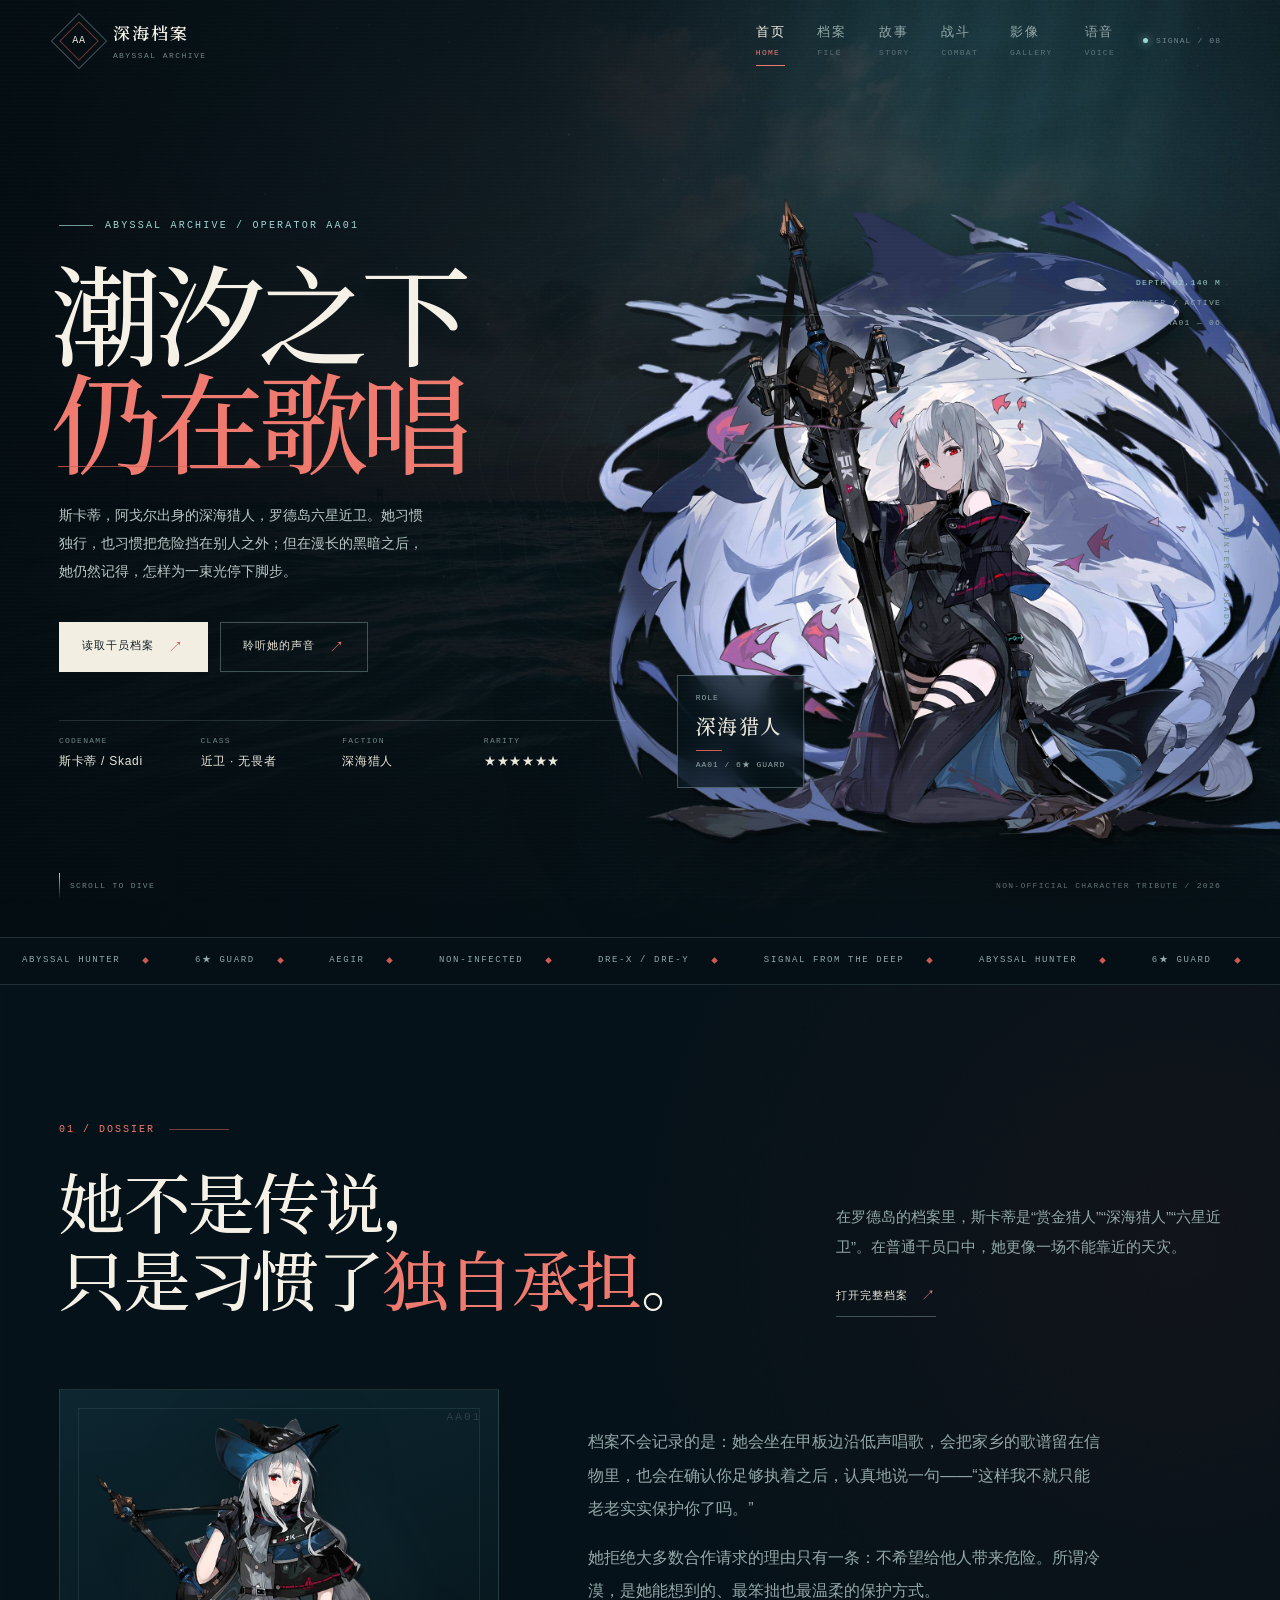
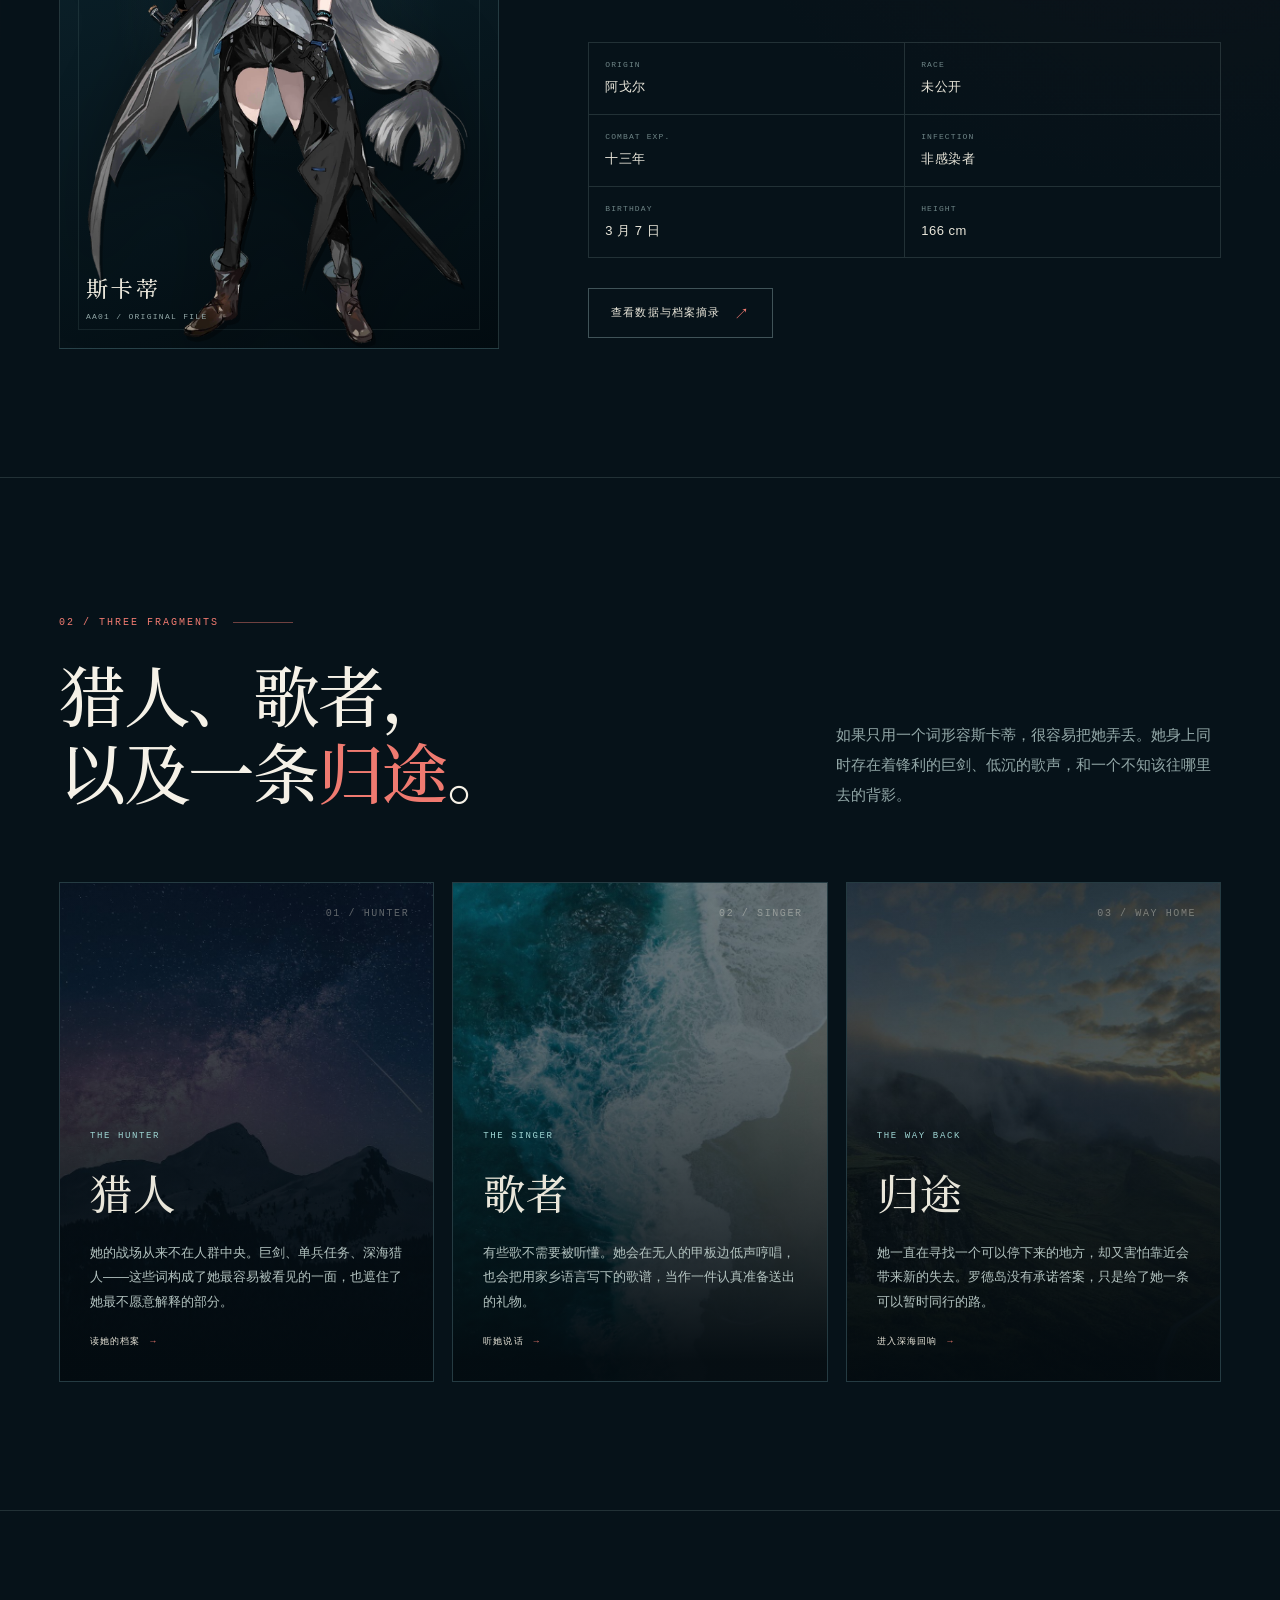
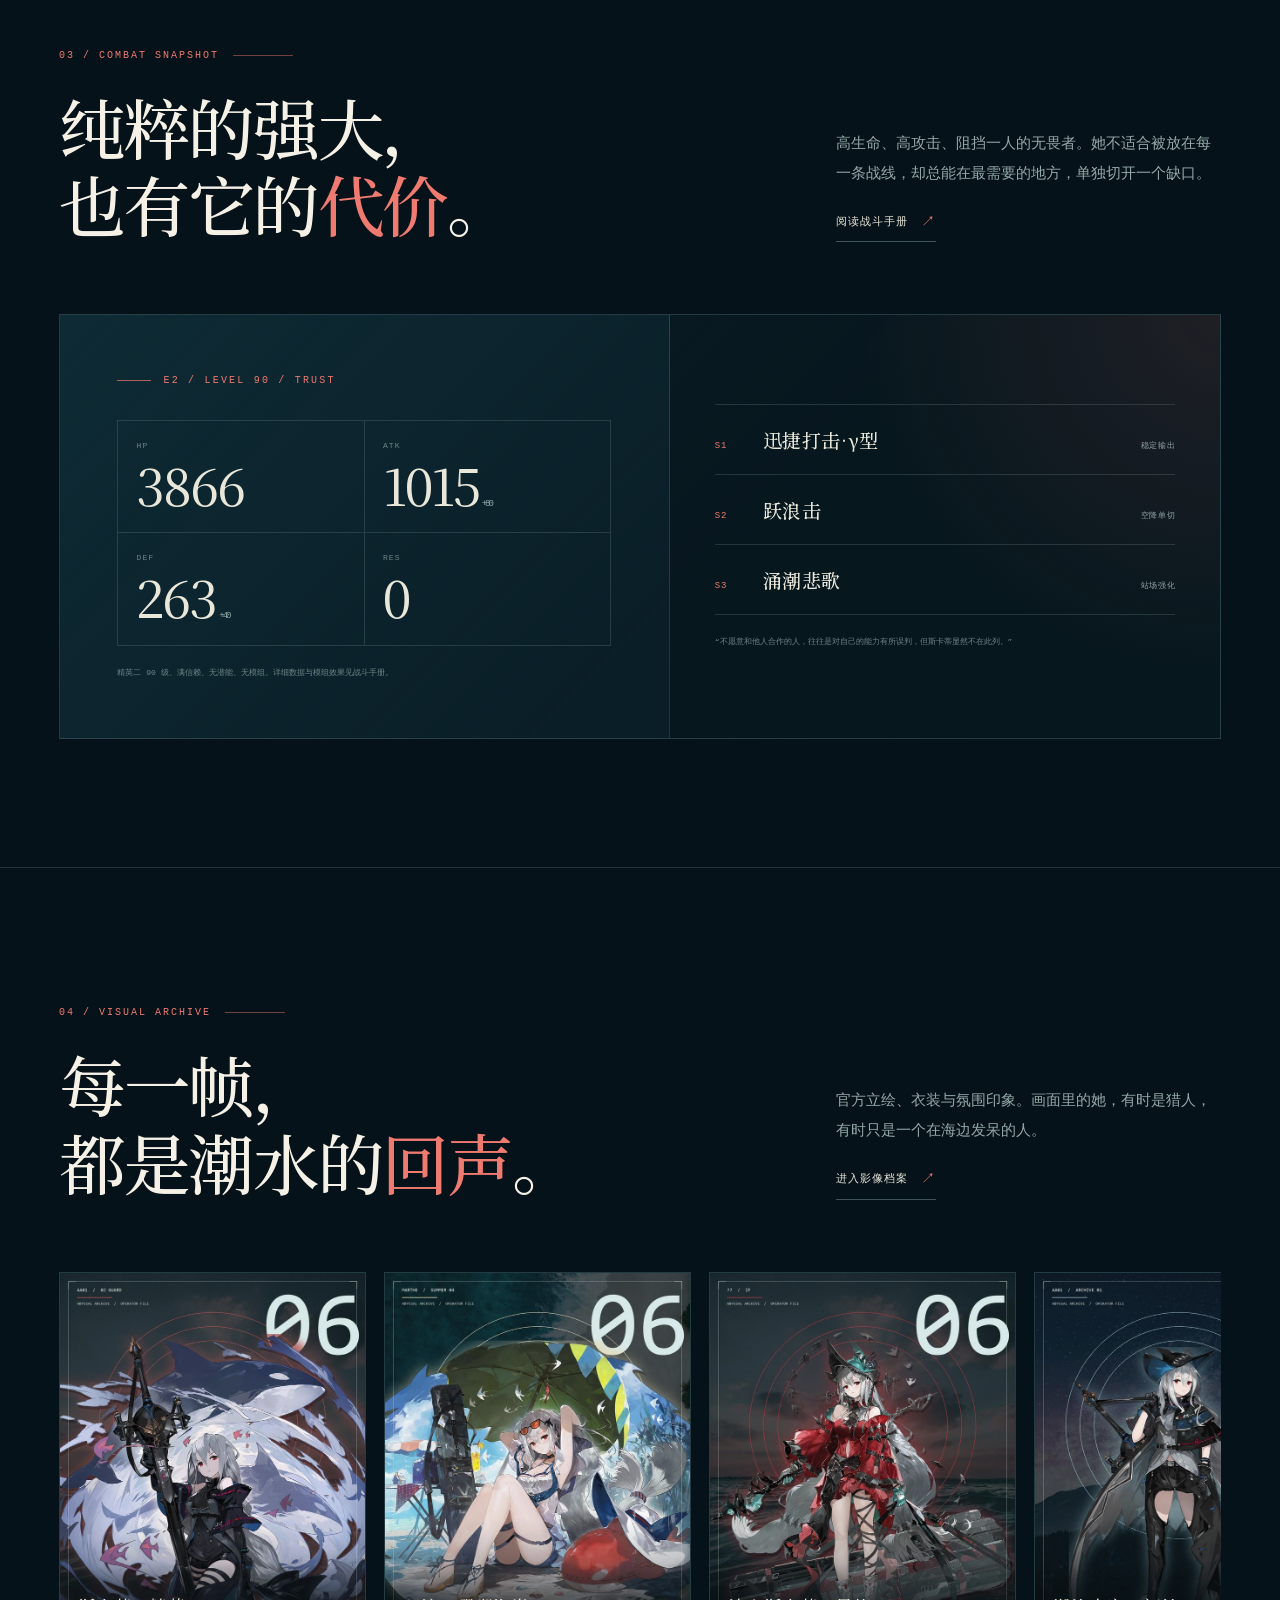
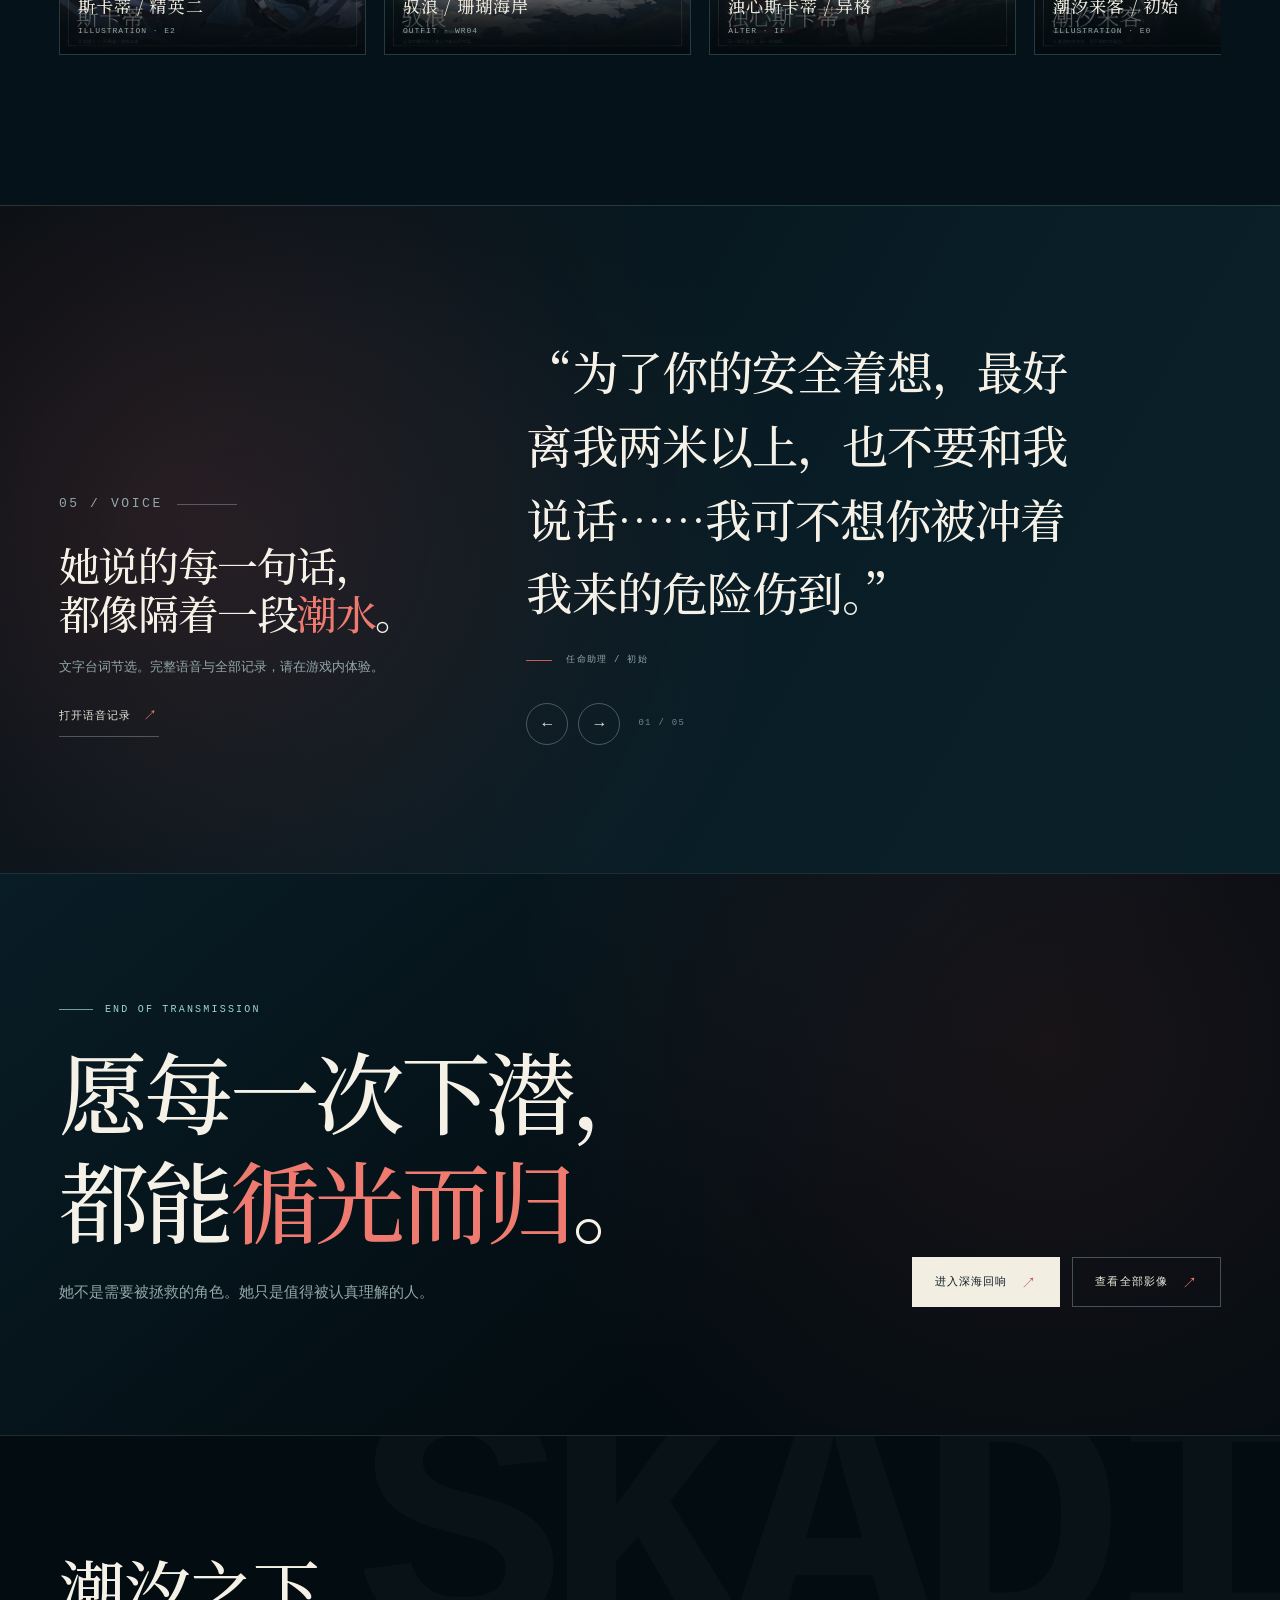
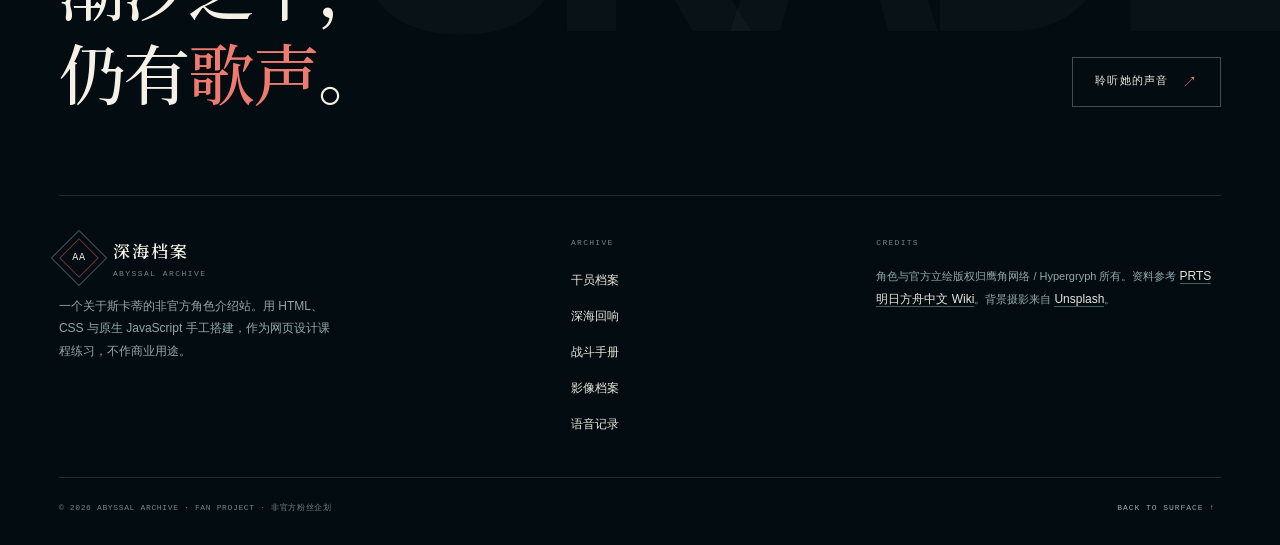
<file: index.html>
<!DOCTYPE html>
<html lang="zh-CN">
<head>
  <meta charset="utf-8">
  <meta name="viewport" content="width=device-width, initial-scale=1">
  <title>斯卡蒂 · 深海档案｜潮汐之下，仍在歌唱</title>
  <meta name="description" content="一个关于《明日方舟》干员斯卡蒂的非官方角色介绍站：干员档案、深海回响、战斗手册、影像与语音记录。">
  <meta name="theme-color" content="#061219">
  <meta name="color-scheme" content="dark">
  <link rel="icon" href="assets/img/favicon.svg" type="image/svg+xml">
  <link rel="stylesheet" href="assets/fonts/fonts.css">
  <link rel="stylesheet" href="assets/css/style.css">
  <meta property="og:type" content="website">
  <meta property="og:locale" content="zh_CN">
  <meta property="og:site_name" content="深海档案 / ABYSSAL ARCHIVE">
  <meta property="og:title" content="斯卡蒂 · 深海档案｜潮汐之下，仍在歌唱">
  <meta property="og:description" content="一个关于《明日方舟》干员斯卡蒂的非官方角色介绍站：干员档案、深海回响、战斗手册、影像与语音记录。">
  <meta property="og:image" content="assets/img/og-cover.jpg">
  <meta property="og:image:width" content="1200">
  <meta property="og:image:height" content="630">
  <meta property="og:image:alt" content="斯卡蒂 · 深海档案">
  <meta name="twitter:card" content="summary_large_image">
  <script>document.documentElement.classList.add('js');</script>
</head>
<body class="page-home">

<a class="skip-link" href="#main">跳到主要内容</a>
<header class="site-header" data-header>
  <div class="shell header-inner">
    <a class="brand" href="index.html" aria-label="深海档案首页">
      <span class="brand-mark" aria-hidden="true"><span>AA</span></span>
      <span class="brand-copy"><strong>深海档案</strong><small>ABYSSAL ARCHIVE</small></span>
    </a>
    <nav class="nav" id="site-nav" aria-label="主导航">
        <a class="nav-link" href="index.html" aria-current="page"><span>首页</span><small>HOME</small></a>
        <a class="nav-link" href="profile.html"><span>档案</span><small>FILE</small></a>
        <a class="nav-link" href="story.html"><span>故事</span><small>STORY</small></a>
        <a class="nav-link" href="combat.html"><span>战斗</span><small>COMBAT</small></a>
        <a class="nav-link" href="gallery.html"><span>影像</span><small>GALLERY</small></a>
        <a class="nav-link" href="voices.html"><span>语音</span><small>VOICE</small></a>
    </nav>
    <div class="header-tools">
      <span class="signal" aria-hidden="true"><i></i> SIGNAL / 08</span>
      <button class="menu-toggle" type="button" data-menu-toggle aria-controls="site-nav" aria-expanded="false" aria-label="打开导航菜单">
        <span></span><span></span>
      </button>
    </div>
  </div>
</header>
<div class="nav-scrim" data-nav-close aria-hidden="true"></div>
<main id="main">

<section class="hero" aria-labelledby="hero-title">
  <div class="hero-bg" aria-hidden="true"></div>
  <div class="shell hero-grid">
    <div class="hero-copy">
      <p class="eyebrow">ABYSSAL ARCHIVE / OPERATOR AA01</p>
      <h1 class="hero-title" id="hero-title">
        <span>潮汐之下</span>
        <span class="accent">仍在歌唱</span>
      </h1>
      <p class="hero-sub">斯卡蒂，阿戈尔出身的深海猎人，罗德岛六星近卫。她习惯独行，也习惯把危险挡在别人之外；但在漫长的黑暗之后，她仍然记得，怎样为一束光停下脚步。</p>
      <div class="hero-actions">
        <a class="btn btn--solid" href="profile.html">读取干员档案</a>
        <a class="btn" href="voices.html">聆听她的声音</a>
      </div>
      <dl class="hero-meta">
        <div><dt>Codename</dt><dd>斯卡蒂 / Skadi</dd></div>
        <div><dt>Class</dt><dd>近卫 · 无畏者</dd></div>
        <div><dt>Faction</dt><dd>深海猎人</dd></div>
        <div><dt>Rarity</dt><dd>★★★★★★</dd></div>
      </dl>
    </div>
    <div class="hero-art">
      <div class="hero-orbit" aria-hidden="true"></div>
      <div class="hero-scan" aria-hidden="true"></div>
      <img class="hero-portrait" src="assets/img/skadi/e2.webp" alt="斯卡蒂精英二立绘：银白长发、红色眼睛，手持巨剑，身后翻涌着白色水浪" width="1740" height="1600" fetchpriority="high">
      <div class="hero-hud" aria-hidden="true"><span>DEPTH 02,140 M</span><span>HUNTER / ACTIVE</span><span>AA01 — 06</span></div>
      <div class="hero-tag"><span>ROLE</span><strong>深海猎人</strong><i aria-hidden="true"></i><span>AA01 / 6★ GUARD</span></div>
      <span class="hero-vertical" aria-hidden="true">ABYSSAL HUNTER · SKADI</span>
    </div>
  </div>
  <div class="shell hero-footer">
    <span class="scroll-cue">SCROLL TO DIVE</span>
    <span>NON-OFFICIAL CHARACTER TRIBUTE / 2026</span>
  </div>
</section>

<div class="ticker" aria-hidden="true">
  <div class="ticker-track">
      <span>ABYSSAL HUNTER</span>
      <span>6★ GUARD</span>
      <span>AEGIR</span>
      <span>NON-INFECTED</span>
      <span>DRE-X / DRE-Y</span>
      <span>SIGNAL FROM THE DEEP</span>
      <span>ABYSSAL HUNTER</span>
      <span>6★ GUARD</span>
      <span>AEGIR</span>
      <span>NON-INFECTED</span>
      <span>DRE-X / DRE-Y</span>
      <span>SIGNAL FROM THE DEEP</span>
  </div>
</div>

<section class="section" id="dossier">
  <div class="shell">
    <div class="section-head" data-reveal>
      <div>
        <p class="section-index">01 / DOSSIER</p>
        <h2 class="section-title">她不是传说，<br>只是习惯了<em>独自承担</em>。</h2>
      </div>
      <div class="section-head__aside">
        <p class="section-lead">在罗德岛的档案里，斯卡蒂是“赏金猎人”“深海猎人”“六星近卫”。在普通干员口中，她更像一场不能靠近的天灾。</p>
        <a class="section-link" href="profile.html">打开完整档案</a>
      </div>
    </div>
    <div class="summary-grid">
      <figure class="summary-art" data-reveal>
        <img src="assets/img/skadi/e0.webp" alt="斯卡蒂初始立绘：银白长发，黑色宽檐帽，手持巨剑" width="1083" height="1500" loading="eager">
        <figcaption class="summary-art__label"><strong>斯卡蒂</strong><span>AA01 / ORIGINAL FILE</span></figcaption>
      </figure>
      <div class="summary-copy" data-reveal data-reveal-delay="1">
        <p>档案不会记录的是：她会坐在甲板边沿低声唱歌，会把家乡的歌谱留在信物里，也会在确认你足够执着之后，认真地说一句——“这样我不就只能老老实实保护你了吗。”</p>
        <p>她拒绝大多数合作请求的理由只有一条：不希望给他人带来危险。所谓冷漠，是她能想到的、最笨拙也最温柔的保护方式。</p>
        <dl class="fact-grid">
          <div><dt>Origin</dt><dd>阿戈尔</dd></div>
          <div><dt>Race</dt><dd>未公开</dd></div>
          <div><dt>Combat Exp.</dt><dd>十三年</dd></div>
          <div><dt>Infection</dt><dd>非感染者</dd></div>
          <div><dt>Birthday</dt><dd>3 月 7 日</dd></div>
          <div><dt>Height</dt><dd>166 cm</dd></div>
        </dl>
        <div class="summary-actions"><a class="btn" href="profile.html">查看数据与档案摘录</a></div>
      </div>
    </div>
  </div>
</section>

<section class="section" id="fragments">
  <div class="shell">
    <div class="section-head" data-reveal>
      <div>
        <p class="section-index">02 / THREE FRAGMENTS</p>
        <h2 class="section-title">猎人、歌者，<br>以及一条<em>归途</em>。</h2>
      </div>
      <div class="section-head__aside">
        <p class="section-lead">如果只用一个词形容斯卡蒂，很容易把她弄丢。她身上同时存在着锋利的巨剑、低沉的歌声，和一个不知该往哪里去的背影。</p>
      </div>
    </div>
    <div class="fragment-grid">
      <a class="fragment-card" href="profile.html" data-reveal>
        <span class="fragment-card__number">01 / HUNTER</span>
        <span class="fragment-card__kicker">The Hunter</span>
        <h3>猎人</h3>
        <p>她的战场从来不在人群中央。巨剑、单兵任务、深海猎人——这些词构成了她最容易被看见的一面，也遮住了她最不愿意解释的部分。</p>
        <span class="fragment-link">读她的档案</span>
      </a>
      <a class="fragment-card" href="voices.html" data-reveal data-reveal-delay="1">
        <span class="fragment-card__number">02 / SINGER</span>
        <span class="fragment-card__kicker">The Singer</span>
        <h3>歌者</h3>
        <p>有些歌不需要被听懂。她会在无人的甲板边低声哼唱，也会把用家乡语言写下的歌谱，当作一件认真准备送出的礼物。</p>
        <span class="fragment-link">听她说话</span>
      </a>
      <a class="fragment-card" href="story.html" data-reveal data-reveal-delay="2">
        <span class="fragment-card__number">03 / WAY HOME</span>
        <span class="fragment-card__kicker">The Way Back</span>
        <h3>归途</h3>
        <p>她一直在寻找一个可以停下来的地方，却又害怕靠近会带来新的失去。罗德岛没有承诺答案，只是给了她一条可以暂时同行的路。</p>
        <span class="fragment-link">进入深海回响</span>
      </a>
    </div>
  </div>
</section>

<section class="section" id="combat">
  <div class="shell">
    <div class="section-head" data-reveal>
      <div>
        <p class="section-index">03 / COMBAT SNAPSHOT</p>
        <h2 class="section-title">纯粹的强大，<br>也有它的<em>代价</em>。</h2>
      </div>
      <div class="section-head__aside">
        <p class="section-lead">高生命、高攻击、阻挡一人的无畏者。她不适合被放在每一条战线，却总能在最需要的地方，单独切开一个缺口。</p>
        <a class="section-link" href="combat.html">阅读战斗手册</a>
      </div>
    </div>
    <div class="combat-panel" data-reveal>
      <div class="combat-copy">
        <p class="eyebrow eyebrow--accent">E2 / LEVEL 90 / TRUST</p>
        <dl class="combat-stats">
          <div><dt>HP</dt><dd>3866</dd></div>
          <div><dt>ATK</dt><dd>1015<small>+80</small></dd></div>
          <div><dt>DEF</dt><dd>263<small>+40</small></dd></div>
          <div><dt>RES</dt><dd>0</dd></div>
        </dl>
        <p class="combat-note">精英二 90 级、满信赖、无潜能、无模组。详细数据与模组效果见战斗手册。</p>
      </div>
      <div class="combat-side">
        <ul class="skill-mini">
          <li><b>S1</b><strong>迅捷打击·γ型</strong><small>稳定输出</small></li>
          <li><b>S2</b><strong>跃浪击</strong><small>空降单切</small></li>
          <li><b>S3</b><strong>涌潮悲歌</strong><small>站场强化</small></li>
        </ul>
        <p class="combat-note">“不愿意和他人合作的人，往往是对自己的能力有所误判，但斯卡蒂显然不在此列。”</p>
      </div>
    </div>
  </div>
</section>

<section class="section" id="gallery-preview">
  <div class="shell">
    <div class="section-head" data-reveal>
      <div>
        <p class="section-index">04 / VISUAL ARCHIVE</p>
        <h2 class="section-title">每一帧，<br>都是潮水的<em>回声</em>。</h2>
      </div>
      <div class="section-head__aside">
        <p class="section-lead">官方立绘、衣装与氛围印象。画面里的她，有时是猎人，有时只是一个在海边发呆的人。</p>
        <a class="section-link" href="gallery.html">进入影像档案</a>
      </div>
    </div>
    <div class="rail-wrap" data-reveal>
      <div class="rail" aria-label="影像预览">
        <a class="rail-item" href="gallery.html">
          <span class="rail-item__index">01</span>
          <img src="assets/img/gallery/poster-01-thumb.jpg" alt="斯卡蒂精英二立绘海报" width="700" height="875" loading="eager">
          <span class="rail-caption"><strong>斯卡蒂 / 精英二</strong><span>ILLUSTRATION · E2</span></span>
        </a>
        <a class="rail-item" href="gallery.html">
          <span class="rail-item__index">02</span>
          <img src="assets/img/gallery/poster-03-thumb.jpg" alt="斯卡蒂驭浪皮肤海报" width="700" height="875" loading="eager">
          <span class="rail-caption"><strong>驭浪 / 珊瑚海岸</strong><span>OUTFIT · WR04</span></span>
        </a>
        <a class="rail-item" href="gallery.html">
          <span class="rail-item__index">03</span>
          <img src="assets/img/gallery/poster-05-thumb.jpg" alt="浊心斯卡蒂异格立绘海报" width="700" height="875" loading="eager">
          <span class="rail-caption"><strong>浊心斯卡蒂 / 异格</strong><span>ALTER · IF</span></span>
        </a>
        <a class="rail-item" href="gallery.html">
          <span class="rail-item__index">04</span>
          <img src="assets/img/gallery/poster-02-thumb.jpg" alt="斯卡蒂初始立绘海报" width="700" height="875" loading="eager">
          <span class="rail-caption"><strong>潮汐来客 / 初始</strong><span>ILLUSTRATION · E0</span></span>
        </a>
        <a class="rail-item" href="gallery.html">
          <span class="rail-item__index">05</span>
          <img src="assets/img/gallery/poster-04-thumb.jpg" alt="斯卡蒂下一顿午茶皮肤海报" width="700" height="875" loading="eager">
          <span class="rail-caption"><strong>下一顿午茶 / 玛尔特</strong><span>OUTFIT · V</span></span>
        </a>
      </div>
    </div>
  </div>
</section>

<section class="section quote-band" aria-labelledby="voice-title">
  <div class="shell quote-inner">
    <div class="quote-intro" data-reveal>
      <p class="section-index">05 / VOICE</p>
      <h2 class="section-title" id="voice-title">她说的每一句话，<br>都像隔着一段<em>潮水</em>。</h2>
      <p>文字台词节选。完整语音与全部记录，请在游戏内体验。</p>
      <a class="section-link" href="voices.html" style="margin-top:24px">打开语音记录</a>
    </div>
    <div class="quote-stage" data-quote-rotator data-autoplay="true" data-reveal data-reveal-delay="1">
      <div>
        <div class="quote-slide" data-quote-slide>
          <blockquote>“为了你的安全着想，最好离我两米以上，也不要和我说话……我可不想你被冲着我来的危险伤到。”</blockquote>
          <cite>任命助理 / 初始</cite>
        </div>
        <div class="quote-slide" data-quote-slide hidden>
          <blockquote>“我的头发很长，很好看？啊，嗯，谢谢……要不要摸摸看？我的头发还是挺柔软的。”</blockquote>
          <cite>交谈 2 / 初始</cite>
        </div>
        <div class="quote-slide" data-quote-slide hidden>
          <blockquote>“你这人，怎么这么执着，这样我不就只能老老实实保护你了吗。”</blockquote>
          <cite>晋升后交谈 1 / 精英一</cite>
        </div>
        <div class="quote-slide" data-quote-slide hidden>
          <blockquote>“远方浩瀚蓝色与轻抚土地的白色碎片之下，埋葬着原本我所在乎的一切。”</blockquote>
          <cite>晋升后交谈 2 / 精英二</cite>
        </div>
        <div class="quote-slide" data-quote-slide hidden>
          <blockquote>“睡着了？睡吧，博士，得做个干燥的好梦哟。”</blockquote>
          <cite>闲置 / 初始</cite>
        </div>
      </div>
      <div class="quote-controls">
        <button class="circle-btn" type="button" data-quote-prev aria-label="上一句台词">←</button>
        <button class="circle-btn" type="button" data-quote-next aria-label="下一句台词">→</button>
        <span class="quote-count" data-quote-count>01 / 05</span>
      </div>
    </div>
  </div>
</section>

<section class="section closing">
  <div class="shell closing__inner">
    <div data-reveal>
      <p class="eyebrow">END OF TRANSMISSION</p>
      <h2 class="display-title">愿每一次下潜，<br>都能<em>循光而归</em>。</h2>
      <p class="section-lead" style="margin-top:24px">她不是需要被拯救的角色。她只是值得被认真理解的人。</p>
    </div>
    <div class="btn-row" data-reveal data-reveal-delay="1">
      <a class="btn btn--solid" href="story.html">进入深海回响</a>
      <a class="btn" href="gallery.html">查看全部影像</a>
    </div>
  </div>
</section>

</main>

<footer class="site-footer">
  <div class="shell">
    <div class="footer-top">
      <p class="footer-cta">潮汐之下，<br>仍有<em>歌声</em>。</p>
      <a class="btn" href="voices.html">聆听她的声音</a>
    </div>
    <div class="footer-grid">
      <div class="footer-brand">
        <a class="brand" href="index.html" aria-label="返回首页">
          <span class="brand-mark" aria-hidden="true"><span>AA</span></span>
          <span class="brand-copy"><strong>深海档案</strong><small>ABYSSAL ARCHIVE</small></span>
        </a>
        <p>一个关于斯卡蒂的非官方角色介绍站。用 HTML、CSS 与原生 JavaScript 手工搭建，作为网页设计课程练习，不作商业用途。</p>
      </div>
      <div class="footer-col">
        <h3>Archive</h3>
        <ul>
          <li><a href="profile.html">干员档案</a></li>
          <li><a href="story.html">深海回响</a></li>
          <li><a href="combat.html">战斗手册</a></li>
          <li><a href="gallery.html">影像档案</a></li>
          <li><a href="voices.html">语音记录</a></li>
        </ul>
      </div>
      <div class="footer-col">
        <h3>Credits</h3>
        <p>角色与官方立绘版权归鹰角网络 / Hypergryph 所有。资料参考 <a class="text-link" href="https://prts.wiki/w/%E6%96%AF%E5%8D%A1%E8%92%82" target="_blank" rel="noopener noreferrer">PRTS 明日方舟中文 Wiki</a>。背景摄影来自 <a class="text-link" href="https://unsplash.com/license" target="_blank" rel="noopener noreferrer">Unsplash</a>。</p>
      </div>
    </div>
    <div class="footer-bottom">
      <span>© <span data-year>2026</span> ABYSSAL ARCHIVE · FAN PROJECT · 非官方粉丝企划</span>
      <button class="to-top" type="button" data-to-top>BACK TO SURFACE ↑</button>
    </div>
  </div>
</footer>
<script src="assets/js/main.js" defer></script>
</body>
</html>
</file>
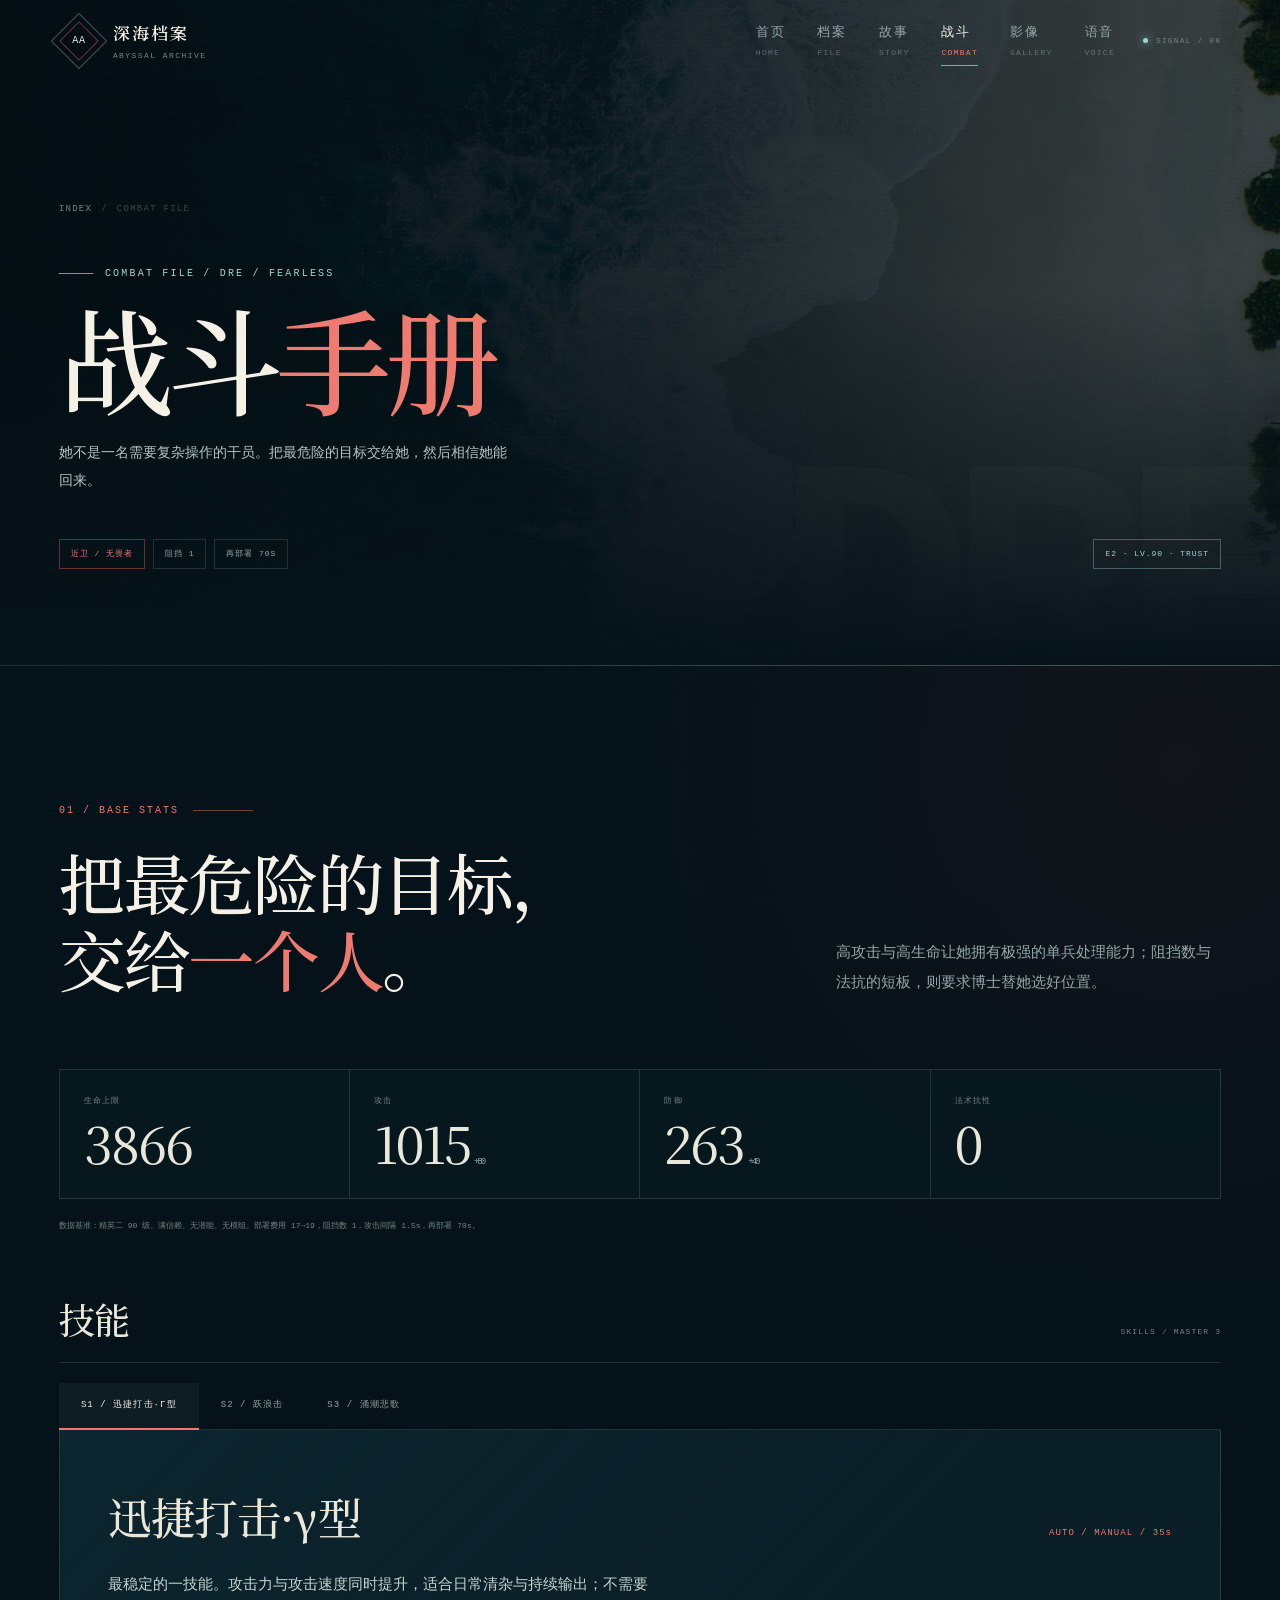
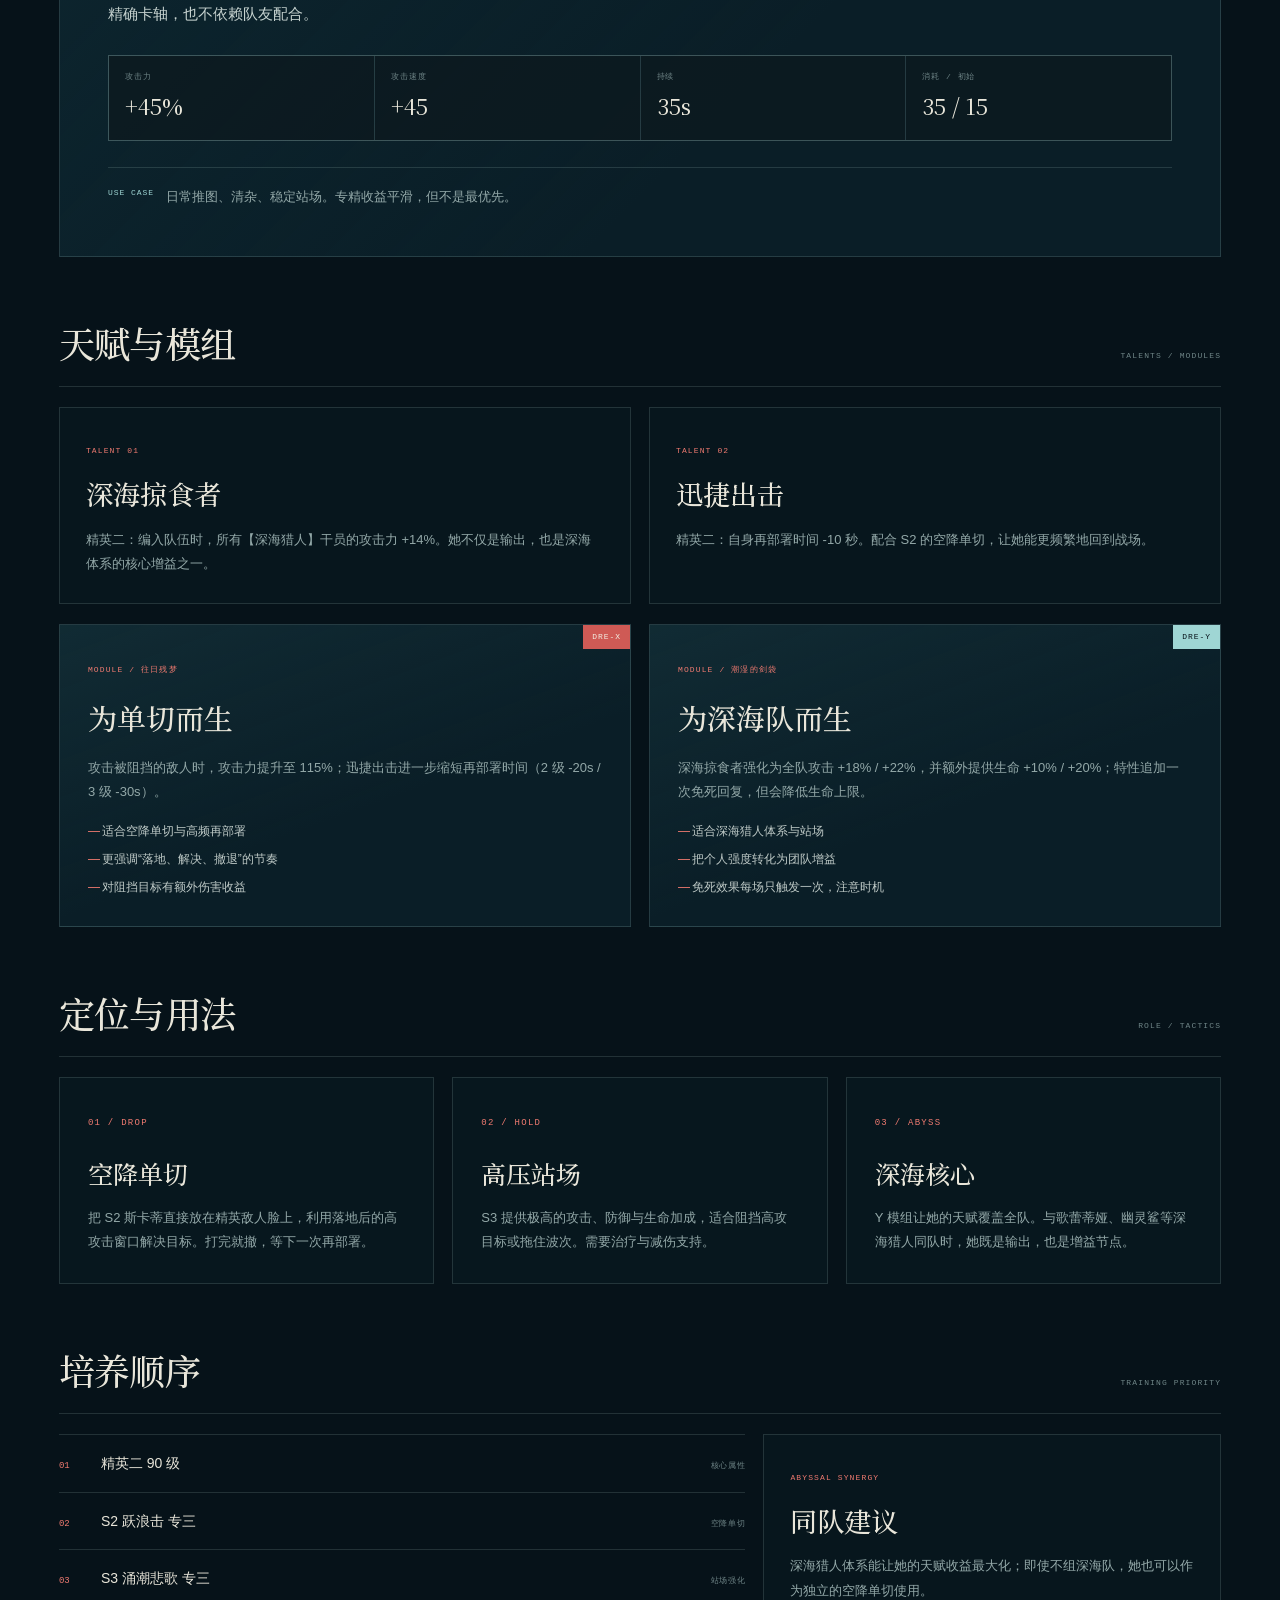
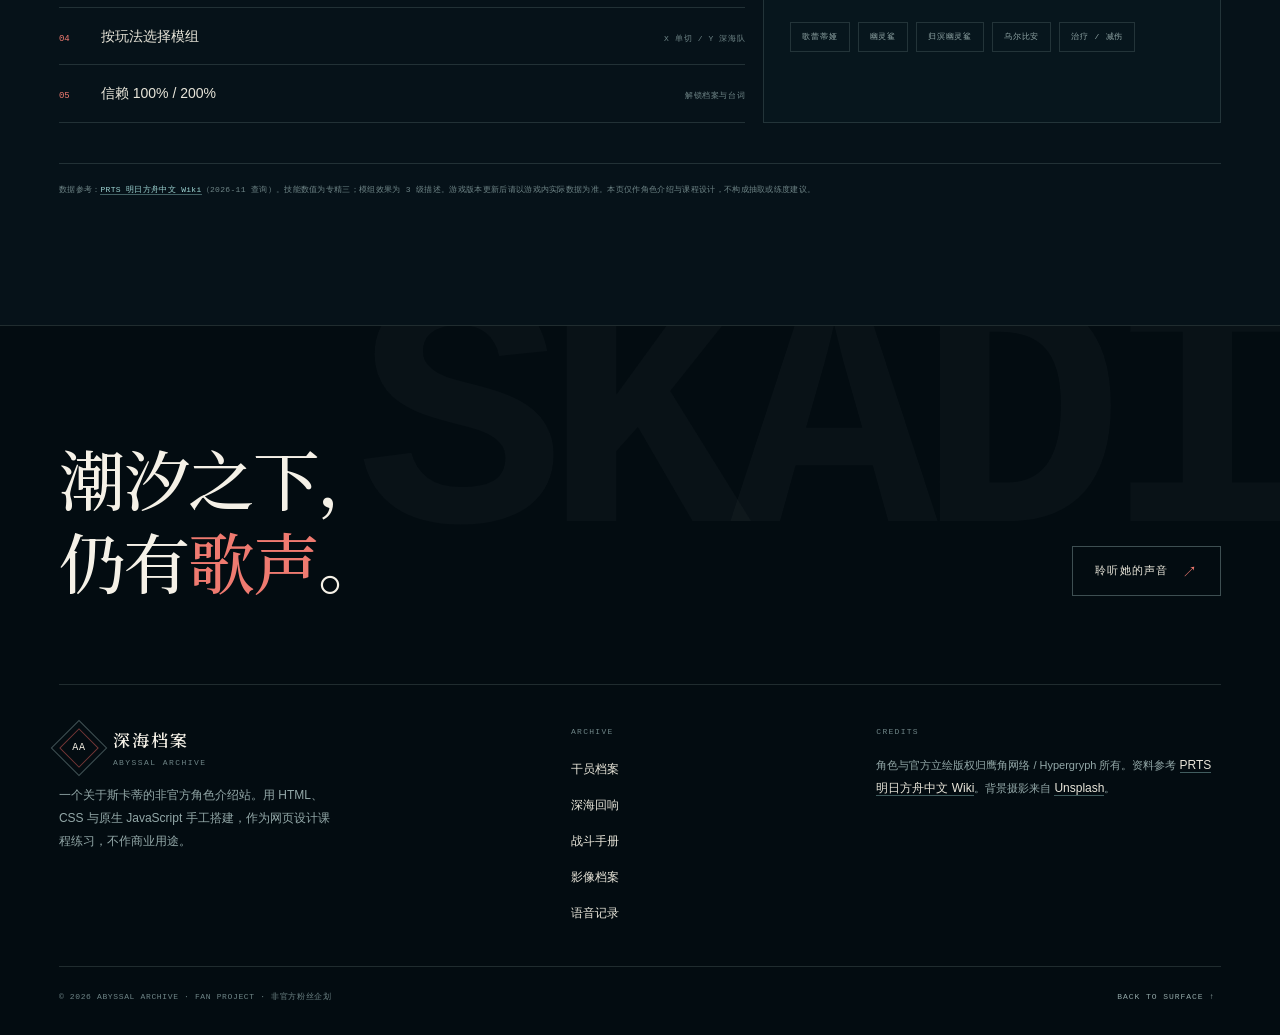
<file: combat.html>
<!DOCTYPE html>
<html lang="zh-CN">
<head>
  <meta charset="utf-8">
  <meta name="viewport" content="width=device-width, initial-scale=1">
  <title>战斗手册｜斯卡蒂 · 深海档案</title>
  <meta name="description" content="斯卡蒂战斗数据：技能、天赋、模组、定位与培养顺序。">
  <meta name="theme-color" content="#061219">
  <meta name="color-scheme" content="dark">
  <link rel="icon" href="assets/img/favicon.svg" type="image/svg+xml">
  <link rel="stylesheet" href="assets/fonts/fonts.css">
  <link rel="stylesheet" href="assets/css/style.css">
  <meta property="og:type" content="website">
  <meta property="og:locale" content="zh_CN">
  <meta property="og:site_name" content="深海档案 / ABYSSAL ARCHIVE">
  <meta property="og:title" content="战斗手册｜斯卡蒂 · 深海档案">
  <meta property="og:description" content="斯卡蒂战斗数据：技能、天赋、模组、定位与培养顺序。">
  <meta property="og:image" content="assets/img/og-cover.jpg">
  <meta property="og:image:width" content="1200">
  <meta property="og:image:height" content="630">
  <meta property="og:image:alt" content="斯卡蒂 · 深海档案">
  <meta name="twitter:card" content="summary_large_image">
  <script>document.documentElement.classList.add('js');</script>
</head>
<body class="page-combat">

<a class="skip-link" href="#main">跳到主要内容</a>
<header class="site-header" data-header>
  <div class="shell header-inner">
    <a class="brand" href="index.html" aria-label="深海档案首页">
      <span class="brand-mark" aria-hidden="true"><span>AA</span></span>
      <span class="brand-copy"><strong>深海档案</strong><small>ABYSSAL ARCHIVE</small></span>
    </a>
    <nav class="nav" id="site-nav" aria-label="主导航">
        <a class="nav-link" href="index.html"><span>首页</span><small>HOME</small></a>
        <a class="nav-link" href="profile.html"><span>档案</span><small>FILE</small></a>
        <a class="nav-link" href="story.html"><span>故事</span><small>STORY</small></a>
        <a class="nav-link" href="combat.html" aria-current="page"><span>战斗</span><small>COMBAT</small></a>
        <a class="nav-link" href="gallery.html"><span>影像</span><small>GALLERY</small></a>
        <a class="nav-link" href="voices.html"><span>语音</span><small>VOICE</small></a>
    </nav>
    <div class="header-tools">
      <span class="signal" aria-hidden="true"><i></i> SIGNAL / 08</span>
      <button class="menu-toggle" type="button" data-menu-toggle aria-controls="site-nav" aria-expanded="false" aria-label="打开导航菜单">
        <span></span><span></span>
      </button>
    </div>
  </div>
</header>
<div class="nav-scrim" data-nav-close aria-hidden="true"></div>
<main id="main">

<section class="page-hero page-hero--tide" aria-labelledby="page-title">
  <span class="page-hero__ghost" aria-hidden="true">DRE</span>
  <div class="shell">
    <nav class="breadcrumb" aria-label="面包屑"><a href="index.html">INDEX</a><span>/</span><span>COMBAT FILE</span></nav>
    <p class="eyebrow">COMBAT FILE / DRE / FEARLESS</p>
    <h1 class="page-title" id="page-title">战斗<em>手册</em></h1>
    <p class="page-lead">她不是一名需要复杂操作的干员。把最危险的目标交给她，然后相信她能回来。</p>
    <div class="page-hero__bottom">
      <div class="badge-row"><span class="badge badge--accent">近卫 / 无畏者</span><span class="badge">阻挡 1</span><span class="badge">再部署 70s</span></div>
      <span class="badge badge--cyan">E2 · LV.90 · TRUST</span>
    </div>
  </div>
</section>

<section class="section">
  <div class="shell">
    <div class="section-head" data-reveal>
      <div>
        <p class="section-index">01 / BASE STATS</p>
        <h2 class="section-title">把最危险的目标，<br>交给<em>一个人</em>。</h2>
      </div>
      <div class="section-head__aside"><p class="section-lead">高攻击与高生命让她拥有极强的单兵处理能力；阻挡数与法抗的短板，则要求博士替她选好位置。</p></div>
    </div>
    <dl class="stat-strip" data-reveal>
      <div><dt>生命上限</dt><dd>3866</dd></div>
      <div><dt>攻击</dt><dd>1015<small>+80</small></dd></div>
      <div><dt>防御</dt><dd>263<small>+40</small></dd></div>
      <div><dt>法术抗性</dt><dd>0</dd></div>
    </dl>
    <p class="combat-note">数据基准：精英二 90 级、满信赖、无潜能、无模组。部署费用 17→19，阻挡数 1，攻击间隔 1.5s，再部署 70s。</p>

    <div class="subhead"><h2>技能</h2><span>SKILLS / MASTER 3</span></div>
    <div class="skill-tabs" data-tabs>
      <div class="tab-list" role="tablist" aria-label="斯卡蒂技能">
        <button class="tab-btn" type="button" role="tab" id="tab-s1" aria-controls="panel-s1" aria-selected="true">S1 / 迅捷打击·γ型</button>
        <button class="tab-btn" type="button" role="tab" id="tab-s2" aria-controls="panel-s2" aria-selected="false" tabindex="-1">S2 / 跃浪击</button>
        <button class="tab-btn" type="button" role="tab" id="tab-s3" aria-controls="panel-s3" aria-selected="false" tabindex="-1">S3 / 涌潮悲歌</button>
      </div>
      <div class="tab-panel" role="tabpanel" id="panel-s1" aria-labelledby="tab-s1">
        <div class="skill-heading"><h3>迅捷打击·γ型</h3><span>AUTO / MANUAL / 35s</span></div>
        <p class="skill-desc">最稳定的一技能。攻击力与攻击速度同时提升，适合日常清杂与持续输出；不需要精确卡轴，也不依赖队友配合。</p>
        <dl class="skill-numbers">
          <div><dt>攻击力</dt><dd>+45%</dd></div>
          <div><dt>攻击速度</dt><dd>+45</dd></div>
          <div><dt>持续</dt><dd>35s</dd></div>
          <div><dt>消耗 / 初始</dt><dd>35 / 15</dd></div>
        </dl>
        <p class="use-case"><b>USE CASE</b><span>日常推图、清杂、稳定站场。专精收益平滑，但不是最优先。</span></p>
      </div>
      <div class="tab-panel" role="tabpanel" id="panel-s2" aria-labelledby="tab-s2" hidden>
        <div class="skill-heading"><h3>跃浪击</h3><span>PASSIVE / ON DEPLOY</span></div>
        <p class="skill-desc">部署后一段时间内攻击力大幅提升。她是空降单切的典型代表：落在精英敌人面前，用极短的窗口解决目标，然后撤退等待下一次部署。</p>
        <dl class="skill-numbers">
          <div><dt>攻击力</dt><dd>+170%</dd></div>
          <div><dt>持续</dt><dd>30s</dd></div>
          <div><dt>触发</dt><dd>部署后</dd></div>
          <div><dt>专精</dt><dd>M3</dd></div>
        </dl>
        <p class="use-case"><b>USE CASE</b><span>空降单切、处理高威胁精英、拆硬目标。搭配再部署缩减模组，循环更快。</span></p>
      </div>
      <div class="tab-panel" role="tabpanel" id="panel-s3" aria-labelledby="tab-s3" hidden>
        <div class="skill-heading"><h3>涌潮悲歌</h3><span>AUTO / MANUAL / 50s</span></div>
        <p class="skill-desc">同时提升攻击力、防御力与生命上限，让她从“单切工具”变成可以站场的重装型近卫。技能期间的面板极高，但启动费用也高，需要提前规划。</p>
        <dl class="skill-numbers">
          <div><dt>攻击 / 防御 / 生命</dt><dd>+130%</dd></div>
          <div><dt>持续</dt><dd>50s</dd></div>
          <div><dt>消耗 / 初始</dt><dd>90 / 70</dd></div>
          <div><dt>专精</dt><dd>M3</dd></div>
        </dl>
        <p class="use-case"><b>USE CASE</b><span>高压波次站场、阻挡高攻目标。需要治疗或减伤支持，避免技能真空期倒下。</span></p>
      </div>
    </div>

    <div class="subhead"><h2>天赋与模组</h2><span>TALENTS / MODULES</span></div>
    <div class="data-grid">
      <article class="data-card" data-reveal>
        <span class="data-card__label">TALENT 01</span>
        <h3>深海掠食者</h3>
        <p>精英二：编入队伍时，所有【深海猎人】干员的攻击力 +14%。她不仅是输出，也是深海体系的核心增益之一。</p>
      </article>
      <article class="data-card" data-reveal data-reveal-delay="1">
        <span class="data-card__label">TALENT 02</span>
        <h3>迅捷出击</h3>
        <p>精英二：自身再部署时间 -10 秒。配合 S2 的空降单切，让她能更频繁地回到战场。</p>
      </article>
    </div>
    <div class="module-grid">
      <article class="module-card" data-reveal>
        <span class="module-card__tag">DRE-X</span>
        <span class="data-card__label">MODULE / 往日残梦</span>
        <h3>为单切而生</h3>
        <p>攻击被阻挡的敌人时，攻击力提升至 115%；迅捷出击进一步缩短再部署时间（2 级 -20s / 3 级 -30s）。</p>
        <ul><li>适合空降单切与高频再部署</li><li>更强调“落地、解决、撤退”的节奏</li><li>对阻挡目标有额外伤害收益</li></ul>
      </article>
      <article class="module-card" data-reveal data-reveal-delay="1">
        <span class="module-card__tag" style="background:var(--cyan);color:var(--bg)">DRE-Y</span>
        <span class="data-card__label">MODULE / 潮湿的剑袋</span>
        <h3>为深海队而生</h3>
        <p>深海掠食者强化为全队攻击 +18% / +22%，并额外提供生命 +10% / +20%；特性追加一次免死回复，但会降低生命上限。</p>
        <ul><li>适合深海猎人体系与站场</li><li>把个人强度转化为团队增益</li><li>免死效果每场只触发一次，注意时机</li></ul>
      </article>
    </div>

    <div class="subhead"><h2>定位与用法</h2><span>ROLE / TACTICS</span></div>
    <div class="role-grid">
      <article class="role-card" data-reveal><span class="role-card__num">01 / DROP</span><h3>空降单切</h3><p>把 S2 斯卡蒂直接放在精英敌人脸上，利用落地后的高攻击窗口解决目标。打完就撤，等下一次再部署。</p></article>
      <article class="role-card" data-reveal data-reveal-delay="1"><span class="role-card__num">02 / HOLD</span><h3>高压站场</h3><p>S3 提供极高的攻击、防御与生命加成，适合阻挡高攻目标或拖住波次。需要治疗与减伤支持。</p></article>
      <article class="role-card" data-reveal data-reveal-delay="2"><span class="role-card__num">03 / ABYSS</span><h3>深海核心</h3><p>Y 模组让她的天赋覆盖全队。与歌蕾蒂娅、幽灵鲨等深海猎人同队时，她既是输出，也是增益节点。</p></article>
    </div>

    <div class="subhead"><h2>培养顺序</h2><span>TRAINING PRIORITY</span></div>
    <div class="data-grid" style="grid-template-columns:minmax(0,1.2fr) minmax(0,.8fr)">
      <ol class="check-list" data-reveal>
        <li><span class="num">01</span><strong>精英二 90 级</strong><small>核心属性</small></li>
        <li><span class="num">02</span><strong>S2 跃浪击 专三</strong><small>空降单切</small></li>
        <li><span class="num">03</span><strong>S3 涌潮悲歌 专三</strong><small>站场强化</small></li>
        <li><span class="num">04</span><strong>按玩法选择模组</strong><small>X 单切 / Y 深海队</small></li>
        <li><span class="num">05</span><strong>信赖 100% / 200%</strong><small>解锁档案与台词</small></li>
      </ol>
      <aside class="data-card" data-reveal data-reveal-delay="1">
        <span class="data-card__label">ABYSSAL SYNERGY</span>
        <h3>同队建议</h3>
        <p>深海猎人体系能让她的天赋收益最大化；即使不组深海队，她也可以作为独立的空降单切使用。</p>
        <div class="chip-row">
          <span class="chip">歌蕾蒂娅</span><span class="chip">幽灵鲨</span><span class="chip">归溟幽灵鲨</span><span class="chip">乌尔比安</span><span class="chip">治疗 / 减伤</span>
        </div>
      </aside>
    </div>
    <p class="data-source">数据参考：<a class="text-link" href="https://prts.wiki/w/%E6%96%AF%E5%8D%A1%E8%92%82" target="_blank" rel="noopener noreferrer">PRTS 明日方舟中文 Wiki</a>（2026-11 查询）。技能数值为专精三；模组效果为 3 级描述。游戏版本更新后请以游戏内实际数据为准。本页仅作角色介绍与课程设计，不构成抽取或练度建议。</p>
  </div>
</section>

</main>

<footer class="site-footer">
  <div class="shell">
    <div class="footer-top">
      <p class="footer-cta">潮汐之下，<br>仍有<em>歌声</em>。</p>
      <a class="btn" href="voices.html">聆听她的声音</a>
    </div>
    <div class="footer-grid">
      <div class="footer-brand">
        <a class="brand" href="index.html" aria-label="返回首页">
          <span class="brand-mark" aria-hidden="true"><span>AA</span></span>
          <span class="brand-copy"><strong>深海档案</strong><small>ABYSSAL ARCHIVE</small></span>
        </a>
        <p>一个关于斯卡蒂的非官方角色介绍站。用 HTML、CSS 与原生 JavaScript 手工搭建，作为网页设计课程练习，不作商业用途。</p>
      </div>
      <div class="footer-col">
        <h3>Archive</h3>
        <ul>
          <li><a href="profile.html">干员档案</a></li>
          <li><a href="story.html">深海回响</a></li>
          <li><a href="combat.html">战斗手册</a></li>
          <li><a href="gallery.html">影像档案</a></li>
          <li><a href="voices.html">语音记录</a></li>
        </ul>
      </div>
      <div class="footer-col">
        <h3>Credits</h3>
        <p>角色与官方立绘版权归鹰角网络 / Hypergryph 所有。资料参考 <a class="text-link" href="https://prts.wiki/w/%E6%96%AF%E5%8D%A1%E8%92%82" target="_blank" rel="noopener noreferrer">PRTS 明日方舟中文 Wiki</a>。背景摄影来自 <a class="text-link" href="https://unsplash.com/license" target="_blank" rel="noopener noreferrer">Unsplash</a>。</p>
      </div>
    </div>
    <div class="footer-bottom">
      <span>© <span data-year>2026</span> ABYSSAL ARCHIVE · FAN PROJECT · 非官方粉丝企划</span>
      <button class="to-top" type="button" data-to-top>BACK TO SURFACE ↑</button>
    </div>
  </div>
</footer>
<script src="assets/js/main.js" defer></script>
</body>
</html>
</file>
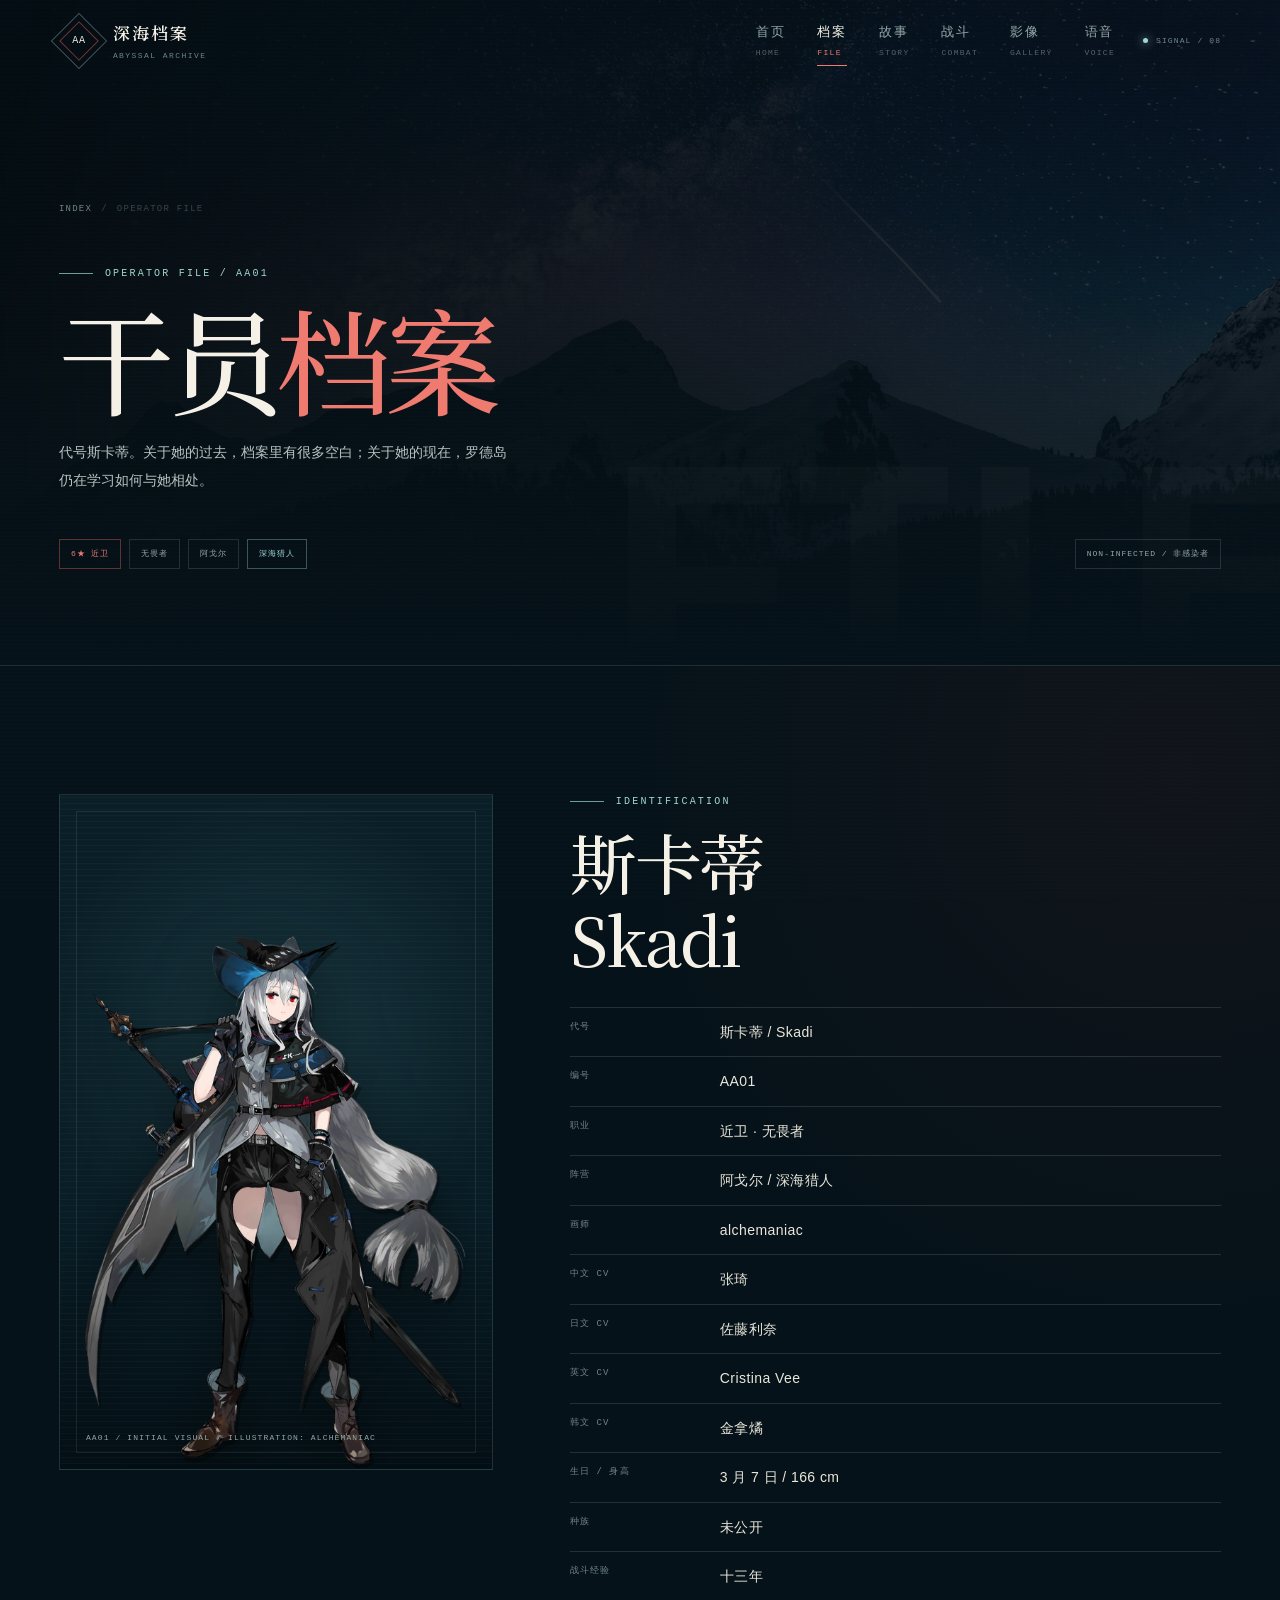
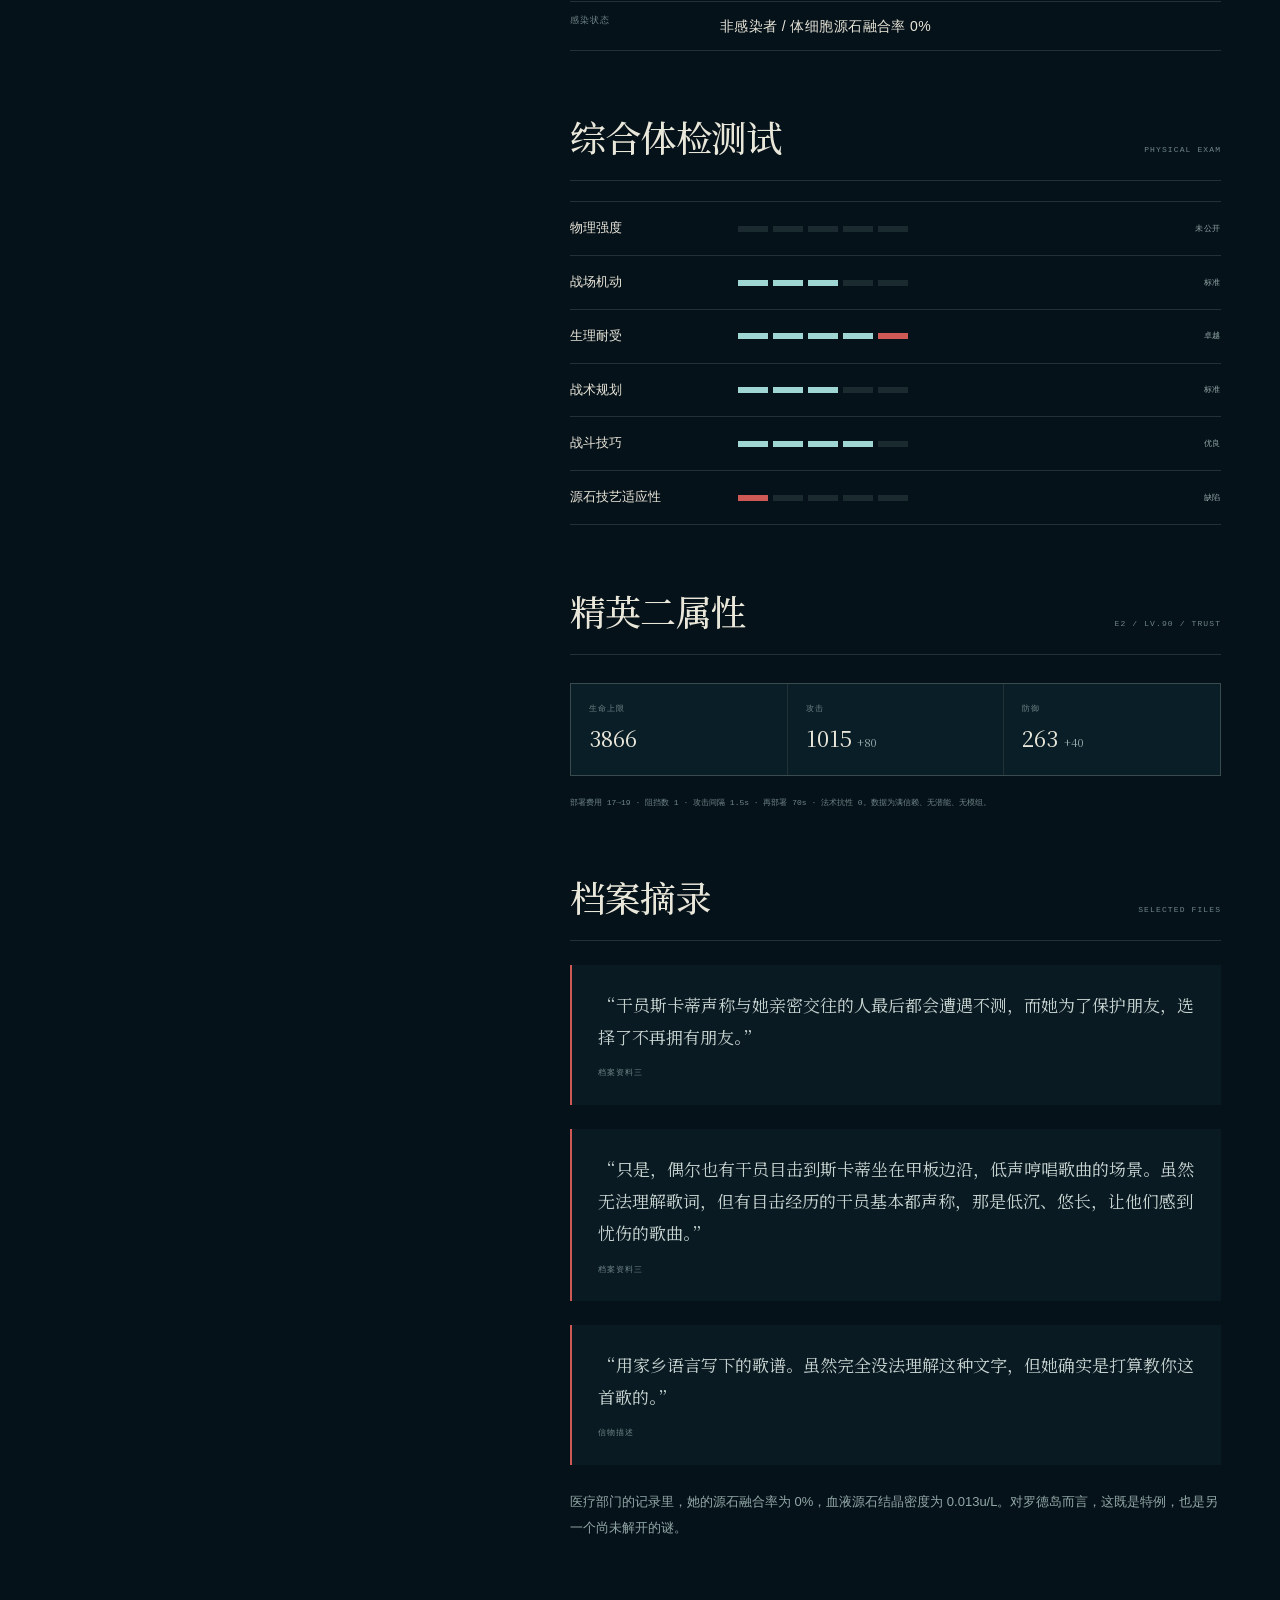
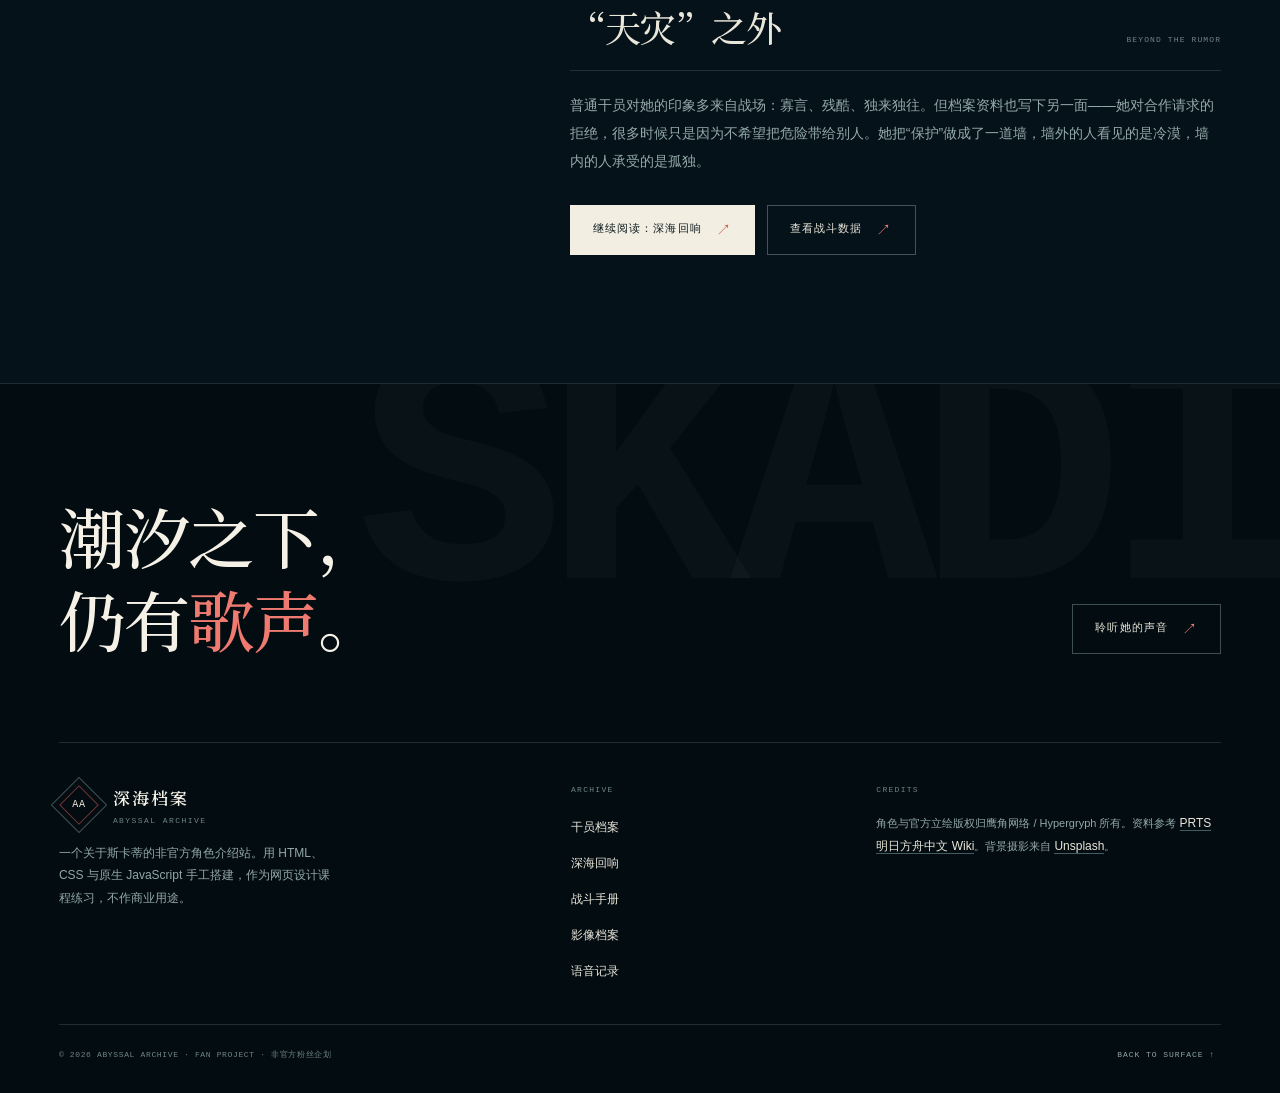
<file: profile.html>
<!DOCTYPE html>
<html lang="zh-CN">
<head>
  <meta charset="utf-8">
  <meta name="viewport" content="width=device-width, initial-scale=1">
  <title>干员档案｜斯卡蒂 · 深海档案</title>
  <meta name="description" content="斯卡蒂干员档案：基础资料、综合体检测试、精英二属性、档案摘录与信物。">
  <meta name="theme-color" content="#061219">
  <meta name="color-scheme" content="dark">
  <link rel="icon" href="assets/img/favicon.svg" type="image/svg+xml">
  <link rel="stylesheet" href="assets/fonts/fonts.css">
  <link rel="stylesheet" href="assets/css/style.css">
  <meta property="og:type" content="website">
  <meta property="og:locale" content="zh_CN">
  <meta property="og:site_name" content="深海档案 / ABYSSAL ARCHIVE">
  <meta property="og:title" content="干员档案｜斯卡蒂 · 深海档案">
  <meta property="og:description" content="斯卡蒂干员档案：基础资料、综合体检测试、精英二属性、档案摘录与信物。">
  <meta property="og:image" content="assets/img/og-cover.jpg">
  <meta property="og:image:width" content="1200">
  <meta property="og:image:height" content="630">
  <meta property="og:image:alt" content="斯卡蒂 · 深海档案">
  <meta name="twitter:card" content="summary_large_image">
  <script>document.documentElement.classList.add('js');</script>
</head>
<body class="page-profile">

<a class="skip-link" href="#main">跳到主要内容</a>
<header class="site-header" data-header>
  <div class="shell header-inner">
    <a class="brand" href="index.html" aria-label="深海档案首页">
      <span class="brand-mark" aria-hidden="true"><span>AA</span></span>
      <span class="brand-copy"><strong>深海档案</strong><small>ABYSSAL ARCHIVE</small></span>
    </a>
    <nav class="nav" id="site-nav" aria-label="主导航">
        <a class="nav-link" href="index.html"><span>首页</span><small>HOME</small></a>
        <a class="nav-link" href="profile.html" aria-current="page"><span>档案</span><small>FILE</small></a>
        <a class="nav-link" href="story.html"><span>故事</span><small>STORY</small></a>
        <a class="nav-link" href="combat.html"><span>战斗</span><small>COMBAT</small></a>
        <a class="nav-link" href="gallery.html"><span>影像</span><small>GALLERY</small></a>
        <a class="nav-link" href="voices.html"><span>语音</span><small>VOICE</small></a>
    </nav>
    <div class="header-tools">
      <span class="signal" aria-hidden="true"><i></i> SIGNAL / 08</span>
      <button class="menu-toggle" type="button" data-menu-toggle aria-controls="site-nav" aria-expanded="false" aria-label="打开导航菜单">
        <span></span><span></span>
      </button>
    </div>
  </div>
</header>
<div class="nav-scrim" data-nav-close aria-hidden="true"></div>
<main id="main">

<section class="page-hero page-hero--night" aria-labelledby="page-title">
  <span class="page-hero__ghost" aria-hidden="true">FILE</span>
  <div class="shell">
    <nav class="breadcrumb" aria-label="面包屑"><a href="index.html">INDEX</a><span>/</span><span>OPERATOR FILE</span></nav>
    <p class="eyebrow">OPERATOR FILE / AA01</p>
    <h1 class="page-title" id="page-title">干员<em>档案</em></h1>
    <p class="page-lead">代号斯卡蒂。关于她的过去，档案里有很多空白；关于她的现在，罗德岛仍在学习如何与她相处。</p>
    <div class="page-hero__bottom">
      <div class="badge-row">
        <span class="badge badge--accent">6★ 近卫</span>
        <span class="badge">无畏者</span>
        <span class="badge">阿戈尔</span>
        <span class="badge badge--cyan">深海猎人</span>
      </div>
      <span class="badge">NON-INFECTED / 非感染者</span>
    </div>
  </div>
</section>

<section class="section">
  <div class="shell dossier-grid">
    <figure class="dossier-art" data-reveal>
      <img src="assets/img/skadi/e0.webp" alt="斯卡蒂初始立绘全身像" width="1083" height="1500" loading="lazy">
      <figcaption class="dossier-art__caption">AA01 / INITIAL VISUAL / ILLUSTRATION: ALCHEMANIAC</figcaption>
    </figure>
    <div class="dossier-copy" data-reveal data-reveal-delay="1">
      <p class="eyebrow">IDENTIFICATION</p>
      <h2 class="section-title" style="margin-top:14px;max-width:10ch">斯卡蒂<br>Skadi</h2>
      <dl class="info-table" style="margin-top:30px">
        <div class="info-row"><dt>代号</dt><dd>斯卡蒂 / Skadi</dd></div>
        <div class="info-row"><dt>编号</dt><dd>AA01</dd></div>
        <div class="info-row"><dt>职业</dt><dd>近卫 · 无畏者</dd></div>
        <div class="info-row"><dt>阵营</dt><dd>阿戈尔 / 深海猎人</dd></div>
        <div class="info-row"><dt>画师</dt><dd>alchemaniac</dd></div>
        <div class="info-row"><dt>中文 CV</dt><dd>张琦</dd></div>
        <div class="info-row"><dt>日文 CV</dt><dd>佐藤利奈</dd></div>
        <div class="info-row"><dt>英文 CV</dt><dd>Cristina Vee</dd></div>
        <div class="info-row"><dt>韩文 CV</dt><dd>金拿燏</dd></div>
        <div class="info-row"><dt>生日 / 身高</dt><dd>3 月 7 日 / 166 cm</dd></div>
        <div class="info-row"><dt>种族</dt><dd>未公开</dd></div>
        <div class="info-row"><dt>战斗经验</dt><dd>十三年</dd></div>
        <div class="info-row"><dt>感染状态</dt><dd>非感染者 / 体细胞源石融合率 0%</dd></div>
      </dl>

      <div class="subhead"><h2>综合体检测试</h2><span>PHYSICAL EXAM</span></div>
      <dl class="rating-list">
        <div class="rating-row"><dt>物理强度</dt><dd><i></i><i></i><i></i><i></i><i></i></dd><small>未公开</small></div>
        <div class="rating-row"><dt>战场机动</dt><dd><i class="on"></i><i class="on"></i><i class="on"></i><i></i><i></i></dd><small>标准</small></div>
        <div class="rating-row"><dt>生理耐受</dt><dd><i class="on"></i><i class="on"></i><i class="on"></i><i class="on"></i><i class="hot"></i></dd><small>卓越</small></div>
        <div class="rating-row"><dt>战术规划</dt><dd><i class="on"></i><i class="on"></i><i class="on"></i><i></i><i></i></dd><small>标准</small></div>
        <div class="rating-row"><dt>战斗技巧</dt><dd><i class="on"></i><i class="on"></i><i class="on"></i><i class="on"></i><i></i></dd><small>优良</small></div>
        <div class="rating-row"><dt>源石技艺适应性</dt><dd><i class="hot"></i><i></i><i></i><i></i><i></i></dd><small>缺陷</small></div>
      </dl>

      <div class="subhead"><h2>精英二属性</h2><span>E2 / LV.90 / TRUST</span></div>
      <div class="fact-inline">
        <div><dt>生命上限</dt><dd>3866</dd></div>
        <div><dt>攻击</dt><dd>1015 <small style="font-size:11px;color:var(--muted)">+80</small></dd></div>
        <div><dt>防御</dt><dd>263 <small style="font-size:11px;color:var(--muted)">+40</small></dd></div>
      </div>
      <p class="combat-note">部署费用 17→19 · 阻挡数 1 · 攻击间隔 1.5s · 再部署 70s · 法术抗性 0。数据为满信赖、无潜能、无模组。</p>

      <div class="subhead"><h2>档案摘录</h2><span>SELECTED FILES</span></div>
      <blockquote class="archive-quote">“干员斯卡蒂声称与她亲密交往的人最后都会遭遇不测，而她为了保护朋友，选择了不再拥有朋友。”<cite>档案资料三</cite></blockquote>
      <blockquote class="archive-quote">“只是，偶尔也有干员目击到斯卡蒂坐在甲板边沿，低声哼唱歌曲的场景。虽然无法理解歌词，但有目击经历的干员基本都声称，那是低沉、悠长，让他们感到忧伤的歌曲。”<cite>档案资料三</cite></blockquote>
      <blockquote class="archive-quote">“用家乡语言写下的歌谱。虽然完全没法理解这种文字，但她确实是打算教你这首歌的。”<cite>信物描述</cite></blockquote>
      <p style="color:var(--muted);font-size:13px;line-height:2">医疗部门的记录里，她的源石融合率为 0%，血液源石结晶密度为 0.013u/L。对罗德岛而言，这既是特例，也是另一个尚未解开的谜。</p>

      <div class="subhead"><h2>“天灾”之外</h2><span>BEYOND THE RUMOR</span></div>
      <p style="color:var(--muted);font-size:14px;line-height:2">普通干员对她的印象多来自战场：寡言、残酷、独来独往。但档案资料也写下另一面——她对合作请求的拒绝，很多时候只是因为不希望把危险带给别人。她把“保护”做成了一道墙，墙外的人看见的是冷漠，墙内的人承受的是孤独。</p>
      <div class="btn-row" style="margin-top:30px">
        <a class="btn btn--solid" href="story.html">继续阅读：深海回响</a>
        <a class="btn" href="combat.html">查看战斗数据</a>
      </div>
    </div>
  </div>
</section>

</main>

<footer class="site-footer">
  <div class="shell">
    <div class="footer-top">
      <p class="footer-cta">潮汐之下，<br>仍有<em>歌声</em>。</p>
      <a class="btn" href="voices.html">聆听她的声音</a>
    </div>
    <div class="footer-grid">
      <div class="footer-brand">
        <a class="brand" href="index.html" aria-label="返回首页">
          <span class="brand-mark" aria-hidden="true"><span>AA</span></span>
          <span class="brand-copy"><strong>深海档案</strong><small>ABYSSAL ARCHIVE</small></span>
        </a>
        <p>一个关于斯卡蒂的非官方角色介绍站。用 HTML、CSS 与原生 JavaScript 手工搭建，作为网页设计课程练习，不作商业用途。</p>
      </div>
      <div class="footer-col">
        <h3>Archive</h3>
        <ul>
          <li><a href="profile.html">干员档案</a></li>
          <li><a href="story.html">深海回响</a></li>
          <li><a href="combat.html">战斗手册</a></li>
          <li><a href="gallery.html">影像档案</a></li>
          <li><a href="voices.html">语音记录</a></li>
        </ul>
      </div>
      <div class="footer-col">
        <h3>Credits</h3>
        <p>角色与官方立绘版权归鹰角网络 / Hypergryph 所有。资料参考 <a class="text-link" href="https://prts.wiki/w/%E6%96%AF%E5%8D%A1%E8%92%82" target="_blank" rel="noopener noreferrer">PRTS 明日方舟中文 Wiki</a>。背景摄影来自 <a class="text-link" href="https://unsplash.com/license" target="_blank" rel="noopener noreferrer">Unsplash</a>。</p>
      </div>
    </div>
    <div class="footer-bottom">
      <span>© <span data-year>2026</span> ABYSSAL ARCHIVE · FAN PROJECT · 非官方粉丝企划</span>
      <button class="to-top" type="button" data-to-top>BACK TO SURFACE ↑</button>
    </div>
  </div>
</footer>
<script src="assets/js/main.js" defer></script>
</body>
</html>
</file>
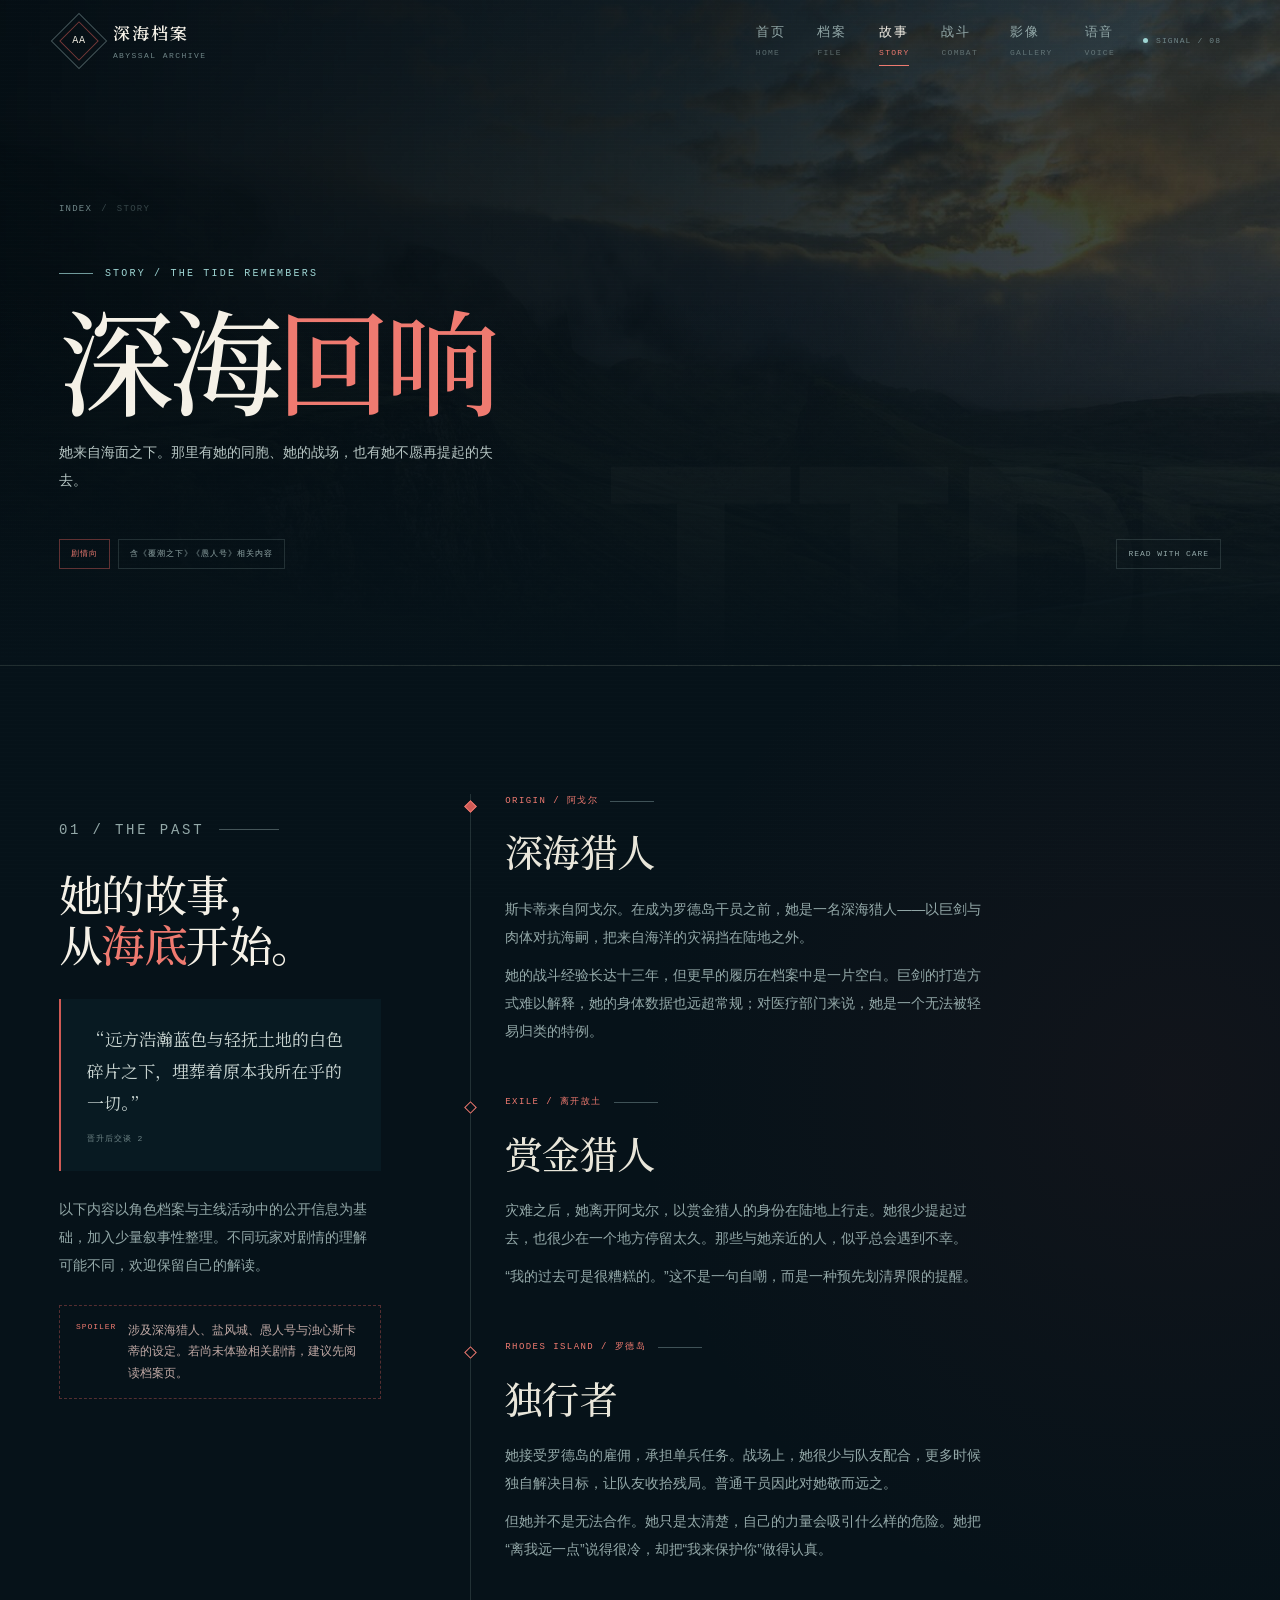
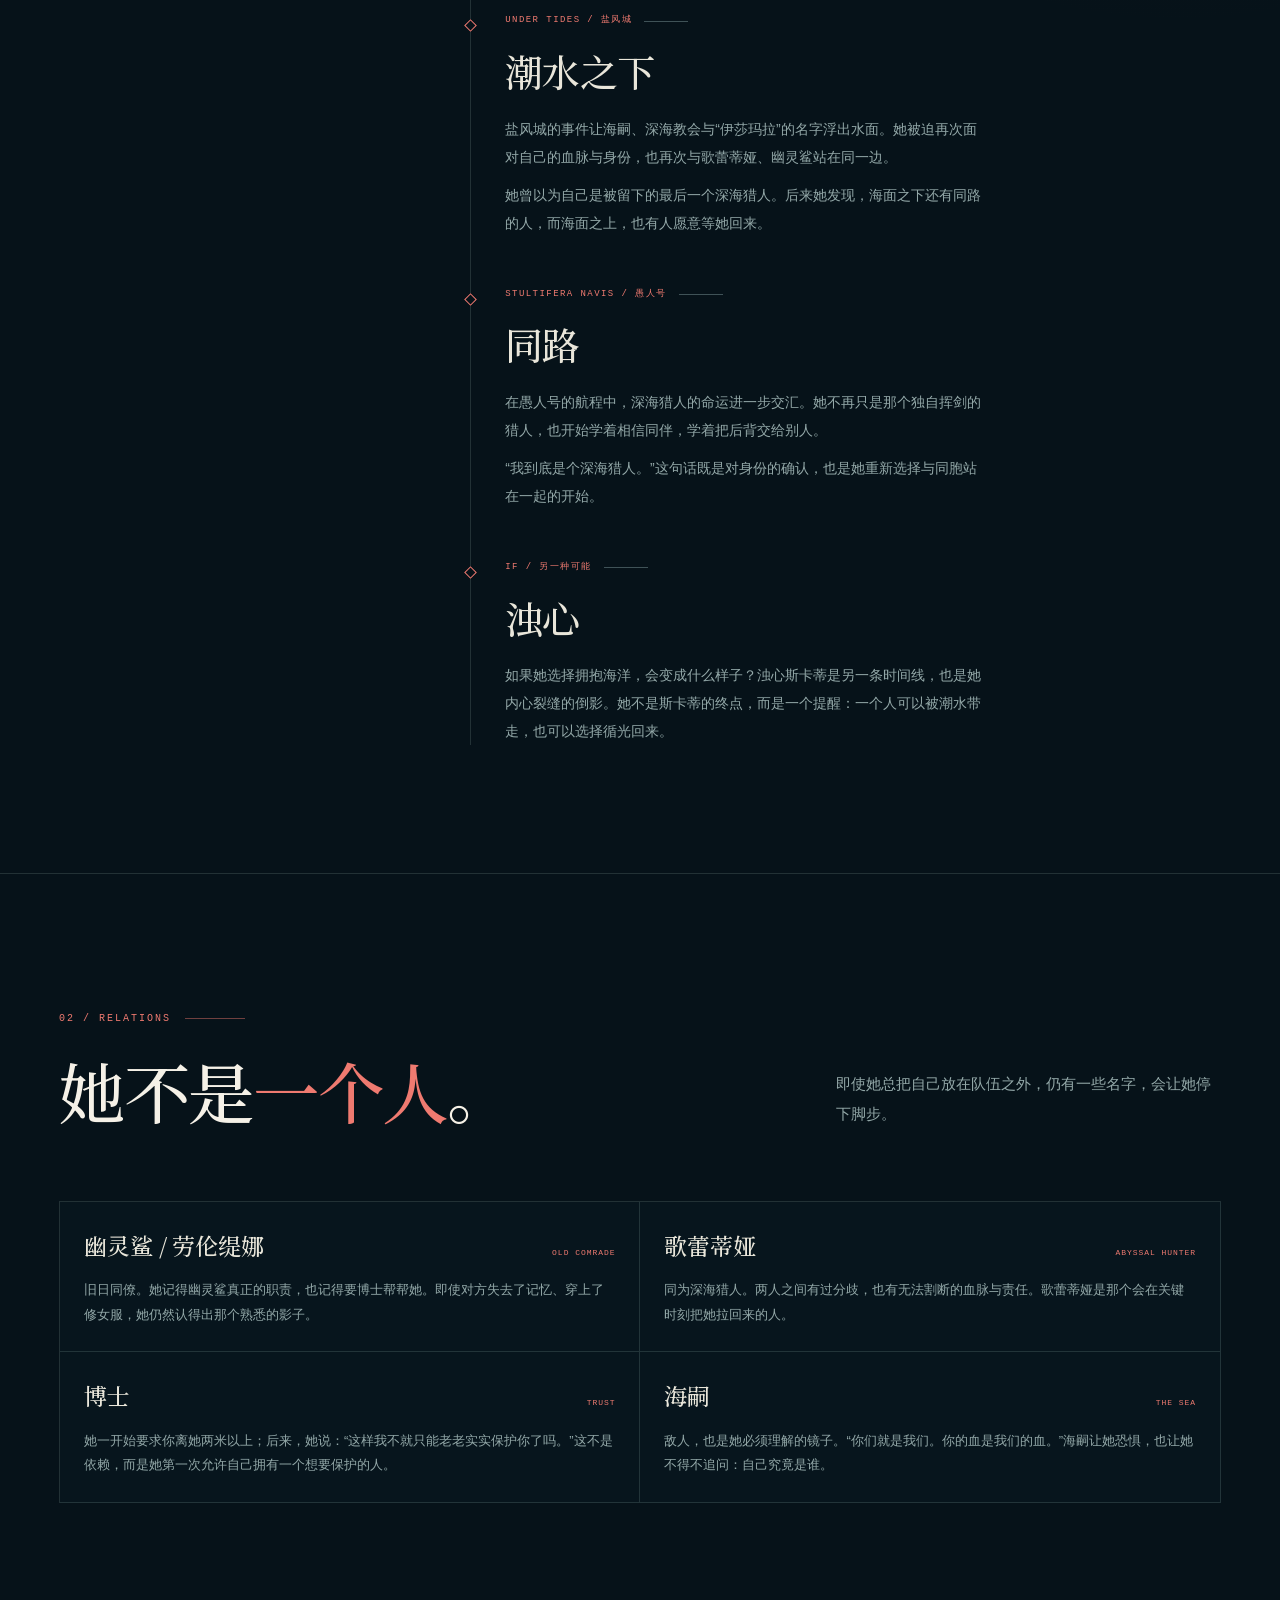
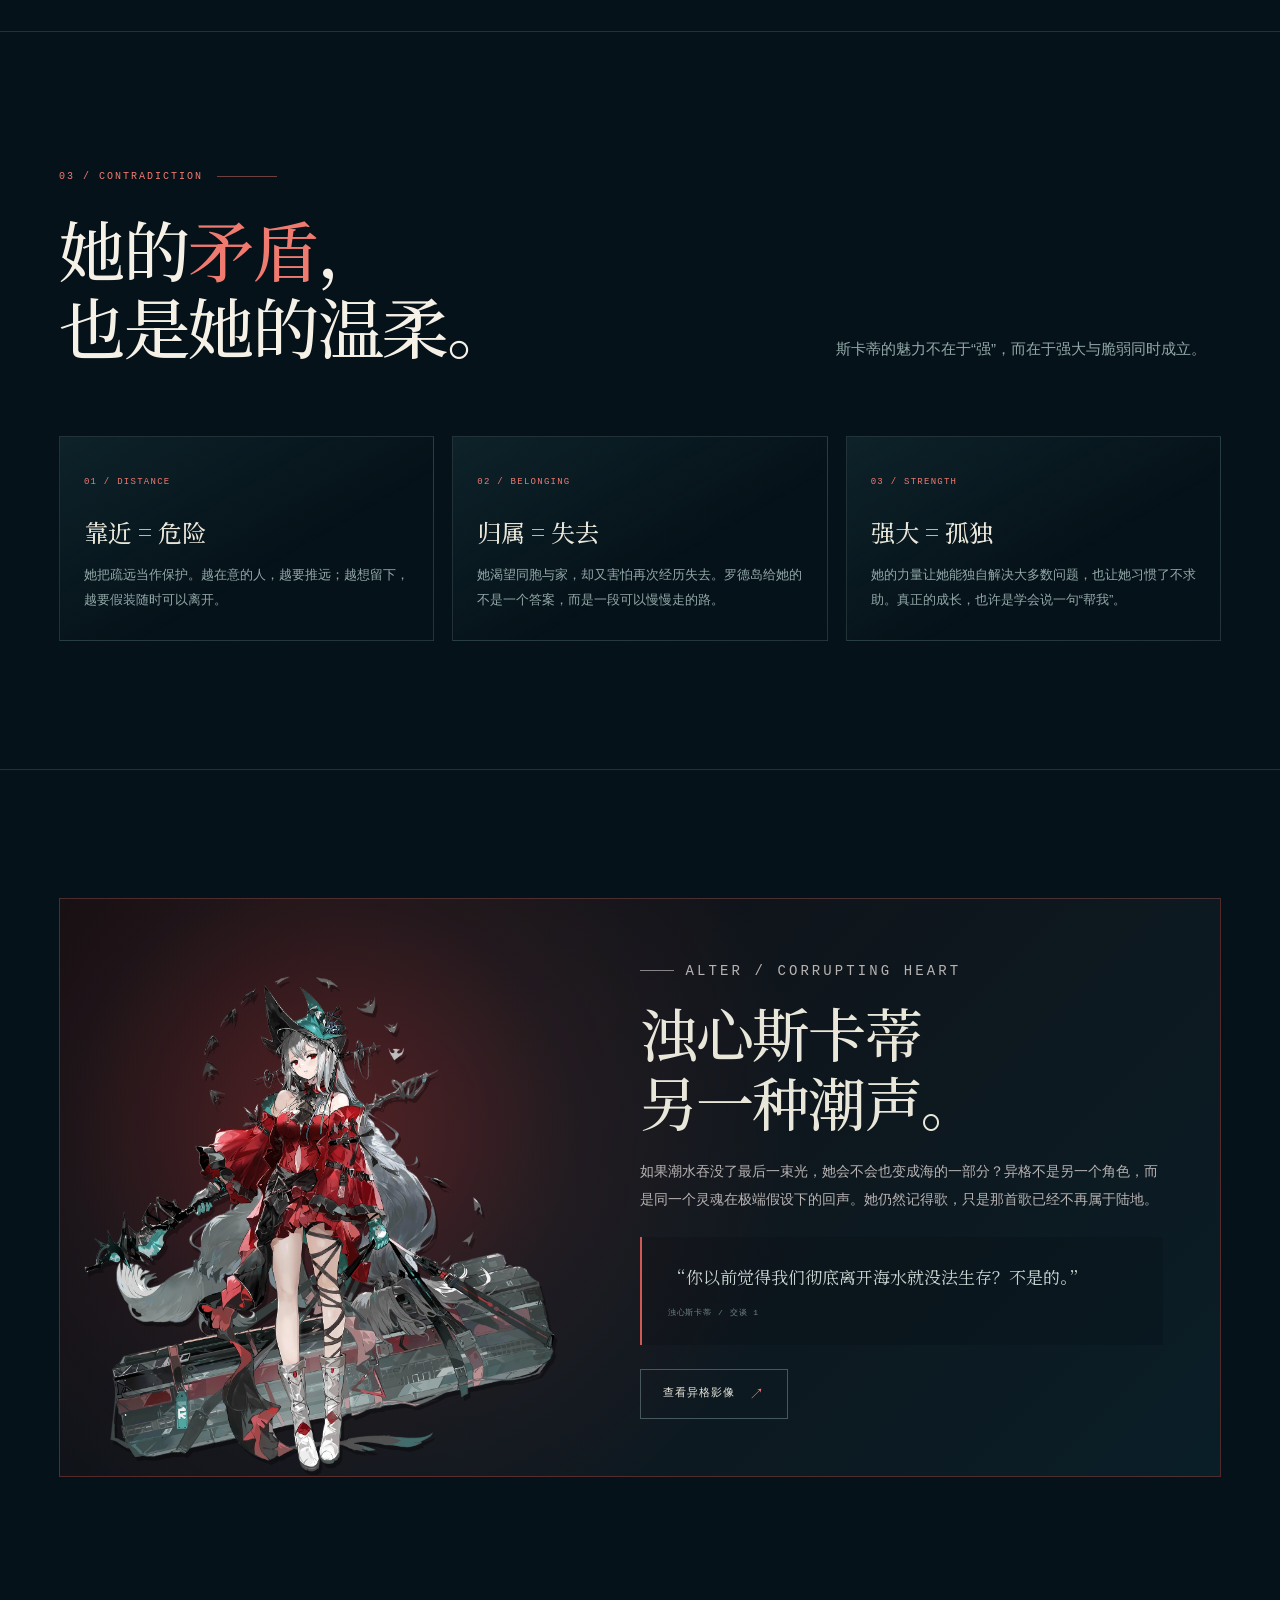
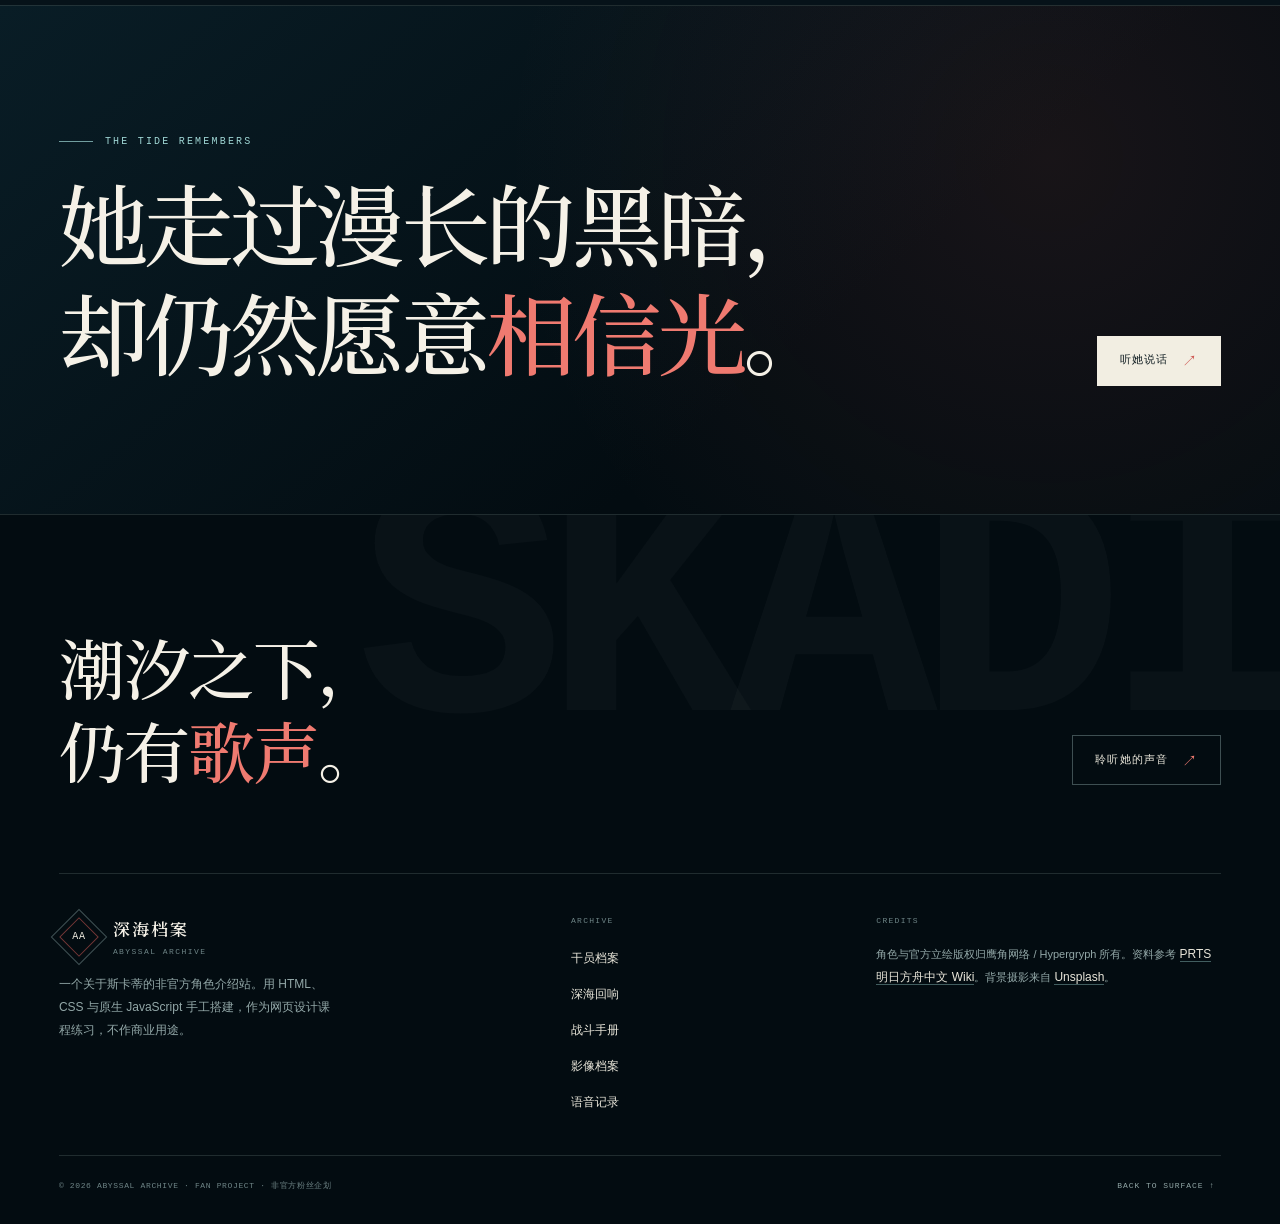
<file: story.html>
<!DOCTYPE html>
<html lang="zh-CN">
<head>
  <meta charset="utf-8">
  <meta name="viewport" content="width=device-width, initial-scale=1">
  <title>深海回响｜斯卡蒂 · 深海档案</title>
  <meta name="description" content="从阿戈尔到罗德岛，从盐风城到愚人号：斯卡蒂与深海猎人的故事。">
  <meta name="theme-color" content="#061219">
  <meta name="color-scheme" content="dark">
  <link rel="icon" href="assets/img/favicon.svg" type="image/svg+xml">
  <link rel="stylesheet" href="assets/fonts/fonts.css">
  <link rel="stylesheet" href="assets/css/style.css">
  <meta property="og:type" content="website">
  <meta property="og:locale" content="zh_CN">
  <meta property="og:site_name" content="深海档案 / ABYSSAL ARCHIVE">
  <meta property="og:title" content="深海回响｜斯卡蒂 · 深海档案">
  <meta property="og:description" content="从阿戈尔到罗德岛，从盐风城到愚人号：斯卡蒂与深海猎人的故事。">
  <meta property="og:image" content="assets/img/og-cover.jpg">
  <meta property="og:image:width" content="1200">
  <meta property="og:image:height" content="630">
  <meta property="og:image:alt" content="斯卡蒂 · 深海档案">
  <meta name="twitter:card" content="summary_large_image">
  <script>document.documentElement.classList.add('js');</script>
</head>
<body class="page-story">

<a class="skip-link" href="#main">跳到主要内容</a>
<header class="site-header" data-header>
  <div class="shell header-inner">
    <a class="brand" href="index.html" aria-label="深海档案首页">
      <span class="brand-mark" aria-hidden="true"><span>AA</span></span>
      <span class="brand-copy"><strong>深海档案</strong><small>ABYSSAL ARCHIVE</small></span>
    </a>
    <nav class="nav" id="site-nav" aria-label="主导航">
        <a class="nav-link" href="index.html"><span>首页</span><small>HOME</small></a>
        <a class="nav-link" href="profile.html"><span>档案</span><small>FILE</small></a>
        <a class="nav-link" href="story.html" aria-current="page"><span>故事</span><small>STORY</small></a>
        <a class="nav-link" href="combat.html"><span>战斗</span><small>COMBAT</small></a>
        <a class="nav-link" href="gallery.html"><span>影像</span><small>GALLERY</small></a>
        <a class="nav-link" href="voices.html"><span>语音</span><small>VOICE</small></a>
    </nav>
    <div class="header-tools">
      <span class="signal" aria-hidden="true"><i></i> SIGNAL / 08</span>
      <button class="menu-toggle" type="button" data-menu-toggle aria-controls="site-nav" aria-expanded="false" aria-label="打开导航菜单">
        <span></span><span></span>
      </button>
    </div>
  </div>
</header>
<div class="nav-scrim" data-nav-close aria-hidden="true"></div>
<main id="main">

<section class="page-hero page-hero--fog" aria-labelledby="page-title">
  <span class="page-hero__ghost" aria-hidden="true">TIDE</span>
  <div class="shell">
    <nav class="breadcrumb" aria-label="面包屑"><a href="index.html">INDEX</a><span>/</span><span>STORY</span></nav>
    <p class="eyebrow">STORY / THE TIDE REMEMBERS</p>
    <h1 class="page-title" id="page-title">深海<em>回响</em></h1>
    <p class="page-lead">她来自海面之下。那里有她的同胞、她的战场，也有她不愿再提起的失去。</p>
    <div class="page-hero__bottom">
      <div class="badge-row"><span class="badge badge--accent">剧情向</span><span class="badge">含《覆潮之下》《愚人号》相关内容</span></div>
      <span class="badge">READ WITH CARE</span>
    </div>
  </div>
</section>

<section class="section">
  <div class="shell story-layout">
    <aside class="story-aside" data-reveal>
      <p class="section-index">01 / THE PAST</p>
      <h2 class="section-title">她的故事，<br>从<em>海底</em>开始。</h2>
      <blockquote class="archive-quote">“远方浩瀚蓝色与轻抚土地的白色碎片之下，埋葬着原本我所在乎的一切。”<cite>晋升后交谈 2</cite></blockquote>
      <p>以下内容以角色档案与主线活动中的公开信息为基础，加入少量叙事性整理。不同玩家对剧情的理解可能不同，欢迎保留自己的解读。</p>
      <div class="spoiler-note"><b>SPOILER</b><span>涉及深海猎人、盐风城、愚人号与浊心斯卡蒂的设定。若尚未体验相关剧情，建议先阅读档案页。</span></div>
    </aside>
    <div class="timeline" data-reveal data-reveal-delay="1">
      <article class="timeline-item">
        <span class="timeline-year">ORIGIN / 阿戈尔</span>
        <h3>深海猎人</h3>
        <p>斯卡蒂来自阿戈尔。在成为罗德岛干员之前，她是一名深海猎人——以巨剑与肉体对抗海嗣，把来自海洋的灾祸挡在陆地之外。</p>
        <p>她的战斗经验长达十三年，但更早的履历在档案中是一片空白。巨剑的打造方式难以解释，她的身体数据也远超常规；对医疗部门来说，她是一个无法被轻易归类的特例。</p>
      </article>
      <article class="timeline-item">
        <span class="timeline-year">EXILE / 离开故土</span>
        <h3>赏金猎人</h3>
        <p>灾难之后，她离开阿戈尔，以赏金猎人的身份在陆地上行走。她很少提起过去，也很少在一个地方停留太久。那些与她亲近的人，似乎总会遇到不幸。</p>
        <p>“我的过去可是很糟糕的。”这不是一句自嘲，而是一种预先划清界限的提醒。</p>
      </article>
      <article class="timeline-item">
        <span class="timeline-year">RHODES ISLAND / 罗德岛</span>
        <h3>独行者</h3>
        <p>她接受罗德岛的雇佣，承担单兵任务。战场上，她很少与队友配合，更多时候独自解决目标，让队友收拾残局。普通干员因此对她敬而远之。</p>
        <p>但她并不是无法合作。她只是太清楚，自己的力量会吸引什么样的危险。她把“离我远一点”说得很冷，却把“我来保护你”做得认真。</p>
      </article>
      <article class="timeline-item">
        <span class="timeline-year">UNDER TIDES / 盐风城</span>
        <h3>潮水之下</h3>
        <p>盐风城的事件让海嗣、深海教会与“伊莎玛拉”的名字浮出水面。她被迫再次面对自己的血脉与身份，也再次与歌蕾蒂娅、幽灵鲨站在同一边。</p>
        <p>她曾以为自己是被留下的最后一个深海猎人。后来她发现，海面之下还有同路的人，而海面之上，也有人愿意等她回来。</p>
      </article>
      <article class="timeline-item">
        <span class="timeline-year">STULTIFERA NAVIS / 愚人号</span>
        <h3>同路</h3>
        <p>在愚人号的航程中，深海猎人的命运进一步交汇。她不再只是那个独自挥剑的猎人，也开始学着相信同伴，学着把后背交给别人。</p>
        <p>“我到底是个深海猎人。”这句话既是对身份的确认，也是她重新选择与同胞站在一起的开始。</p>
      </article>
      <article class="timeline-item">
        <span class="timeline-year">IF / 另一种可能</span>
        <h3>浊心</h3>
        <p>如果她选择拥抱海洋，会变成什么样子？浊心斯卡蒂是另一条时间线，也是她内心裂缝的倒影。她不是斯卡蒂的终点，而是一个提醒：一个人可以被潮水带走，也可以选择循光回来。</p>
      </article>
    </div>
  </div>
</section>

<section class="section">
  <div class="shell">
    <div class="section-head" data-reveal>
      <div>
        <p class="section-index">02 / RELATIONS</p>
        <h2 class="section-title">她不是<em>一个人</em>。</h2>
      </div>
      <div class="section-head__aside"><p class="section-lead">即使她总把自己放在队伍之外，仍有一些名字，会让她停下脚步。</p></div>
    </div>
    <div class="relation-grid">
      <article class="relation-card" data-reveal>
        <div class="relation-card__top"><h3>幽灵鲨 / 劳伦缇娜</h3><span>OLD COMRADE</span></div>
        <p>旧日同僚。她记得幽灵鲨真正的职责，也记得要博士帮帮她。即使对方失去了记忆、穿上了修女服，她仍然认得出那个熟悉的影子。</p>
      </article>
      <article class="relation-card" data-reveal data-reveal-delay="1">
        <div class="relation-card__top"><h3>歌蕾蒂娅</h3><span>ABYSSAL HUNTER</span></div>
        <p>同为深海猎人。两人之间有过分歧，也有无法割断的血脉与责任。歌蕾蒂娅是那个会在关键时刻把她拉回来的人。</p>
      </article>
      <article class="relation-card" data-reveal data-reveal-delay="2">
        <div class="relation-card__top"><h3>博士</h3><span>TRUST</span></div>
        <p>她一开始要求你离她两米以上；后来，她说：“这样我不就只能老老实实保护你了吗。”这不是依赖，而是她第一次允许自己拥有一个想要保护的人。</p>
      </article>
      <article class="relation-card" data-reveal data-reveal-delay="3">
        <div class="relation-card__top"><h3>海嗣</h3><span>THE SEA</span></div>
        <p>敌人，也是她必须理解的镜子。“你们就是我们。你的血是我们的血。”海嗣让她恐惧，也让她不得不追问：自己究竟是谁。</p>
      </article>
    </div>
  </div>
</section>

<section class="section">
  <div class="shell">
    <div class="section-head" data-reveal>
      <div>
        <p class="section-index">03 / CONTRADICTION</p>
        <h2 class="section-title">她的<em>矛盾</em>，<br>也是她的温柔。</h2>
      </div>
      <div class="section-head__aside"><p class="section-lead">斯卡蒂的魅力不在于“强”，而在于强大与脆弱同时成立。</p></div>
    </div>
    <div class="contradiction-grid">
      <article class="contradiction-card" data-reveal><b>01 / DISTANCE</b><h3>靠近 = 危险</h3><p>她把疏远当作保护。越在意的人，越要推远；越想留下，越要假装随时可以离开。</p></article>
      <article class="contradiction-card" data-reveal data-reveal-delay="1"><b>02 / BELONGING</b><h3>归属 = 失去</h3><p>她渴望同胞与家，却又害怕再次经历失去。罗德岛给她的不是一个答案，而是一段可以慢慢走的路。</p></article>
      <article class="contradiction-card" data-reveal data-reveal-delay="2"><b>03 / STRENGTH</b><h3>强大 = 孤独</h3><p>她的力量让她能独自解决大多数问题，也让她习惯了不求助。真正的成长，也许是学会说一句“帮我”。</p></article>
    </div>
  </div>
</section>

<section class="section">
  <div class="shell">
    <div class="alt-feature" data-reveal>
      <div class="alt-feature__art">
        <img src="assets/img/skadi/alter.webp" alt="浊心斯卡蒂异格立绘：红色舞裙、黑色宽檐帽，身后是海嗣与红色潮水" width="1517" height="1600" loading="lazy">
      </div>
      <div class="alt-feature__copy">
        <p class="eyebrow eyebrow--accent">ALTER / CORRUPTING HEART</p>
        <h2>浊心斯卡蒂<br>另一种潮声。</h2>
        <p>如果潮水吞没了最后一束光，她会不会也变成海的一部分？异格不是另一个角色，而是同一个灵魂在极端假设下的回声。她仍然记得歌，只是那首歌已经不再属于陆地。</p>
        <blockquote class="archive-quote">“你以前觉得我们彻底离开海水就没法生存？不是的。”<cite>浊心斯卡蒂 / 交谈 1</cite></blockquote>
        <div class="btn-row"><a class="btn" href="gallery.html">查看异格影像</a></div>
      </div>
    </div>
  </div>
</section>

<section class="section closing">
  <div class="shell closing__inner">
    <div data-reveal>
      <p class="eyebrow">THE TIDE REMEMBERS</p>
      <h2 class="display-title">她走过漫长的黑暗，<br>却仍然愿意<em>相信光</em>。</h2>
    </div>
    <div class="btn-row" data-reveal data-reveal-delay="1"><a class="btn btn--solid" href="voices.html">听她说话</a></div>
  </div>
</section>

</main>

<footer class="site-footer">
  <div class="shell">
    <div class="footer-top">
      <p class="footer-cta">潮汐之下，<br>仍有<em>歌声</em>。</p>
      <a class="btn" href="voices.html">聆听她的声音</a>
    </div>
    <div class="footer-grid">
      <div class="footer-brand">
        <a class="brand" href="index.html" aria-label="返回首页">
          <span class="brand-mark" aria-hidden="true"><span>AA</span></span>
          <span class="brand-copy"><strong>深海档案</strong><small>ABYSSAL ARCHIVE</small></span>
        </a>
        <p>一个关于斯卡蒂的非官方角色介绍站。用 HTML、CSS 与原生 JavaScript 手工搭建，作为网页设计课程练习，不作商业用途。</p>
      </div>
      <div class="footer-col">
        <h3>Archive</h3>
        <ul>
          <li><a href="profile.html">干员档案</a></li>
          <li><a href="story.html">深海回响</a></li>
          <li><a href="combat.html">战斗手册</a></li>
          <li><a href="gallery.html">影像档案</a></li>
          <li><a href="voices.html">语音记录</a></li>
        </ul>
      </div>
      <div class="footer-col">
        <h3>Credits</h3>
        <p>角色与官方立绘版权归鹰角网络 / Hypergryph 所有。资料参考 <a class="text-link" href="https://prts.wiki/w/%E6%96%AF%E5%8D%A1%E8%92%82" target="_blank" rel="noopener noreferrer">PRTS 明日方舟中文 Wiki</a>。背景摄影来自 <a class="text-link" href="https://unsplash.com/license" target="_blank" rel="noopener noreferrer">Unsplash</a>。</p>
      </div>
    </div>
    <div class="footer-bottom">
      <span>© <span data-year>2026</span> ABYSSAL ARCHIVE · FAN PROJECT · 非官方粉丝企划</span>
      <button class="to-top" type="button" data-to-top>BACK TO SURFACE ↑</button>
    </div>
  </div>
</footer>
<script src="assets/js/main.js" defer></script>
</body>
</html>
</file>
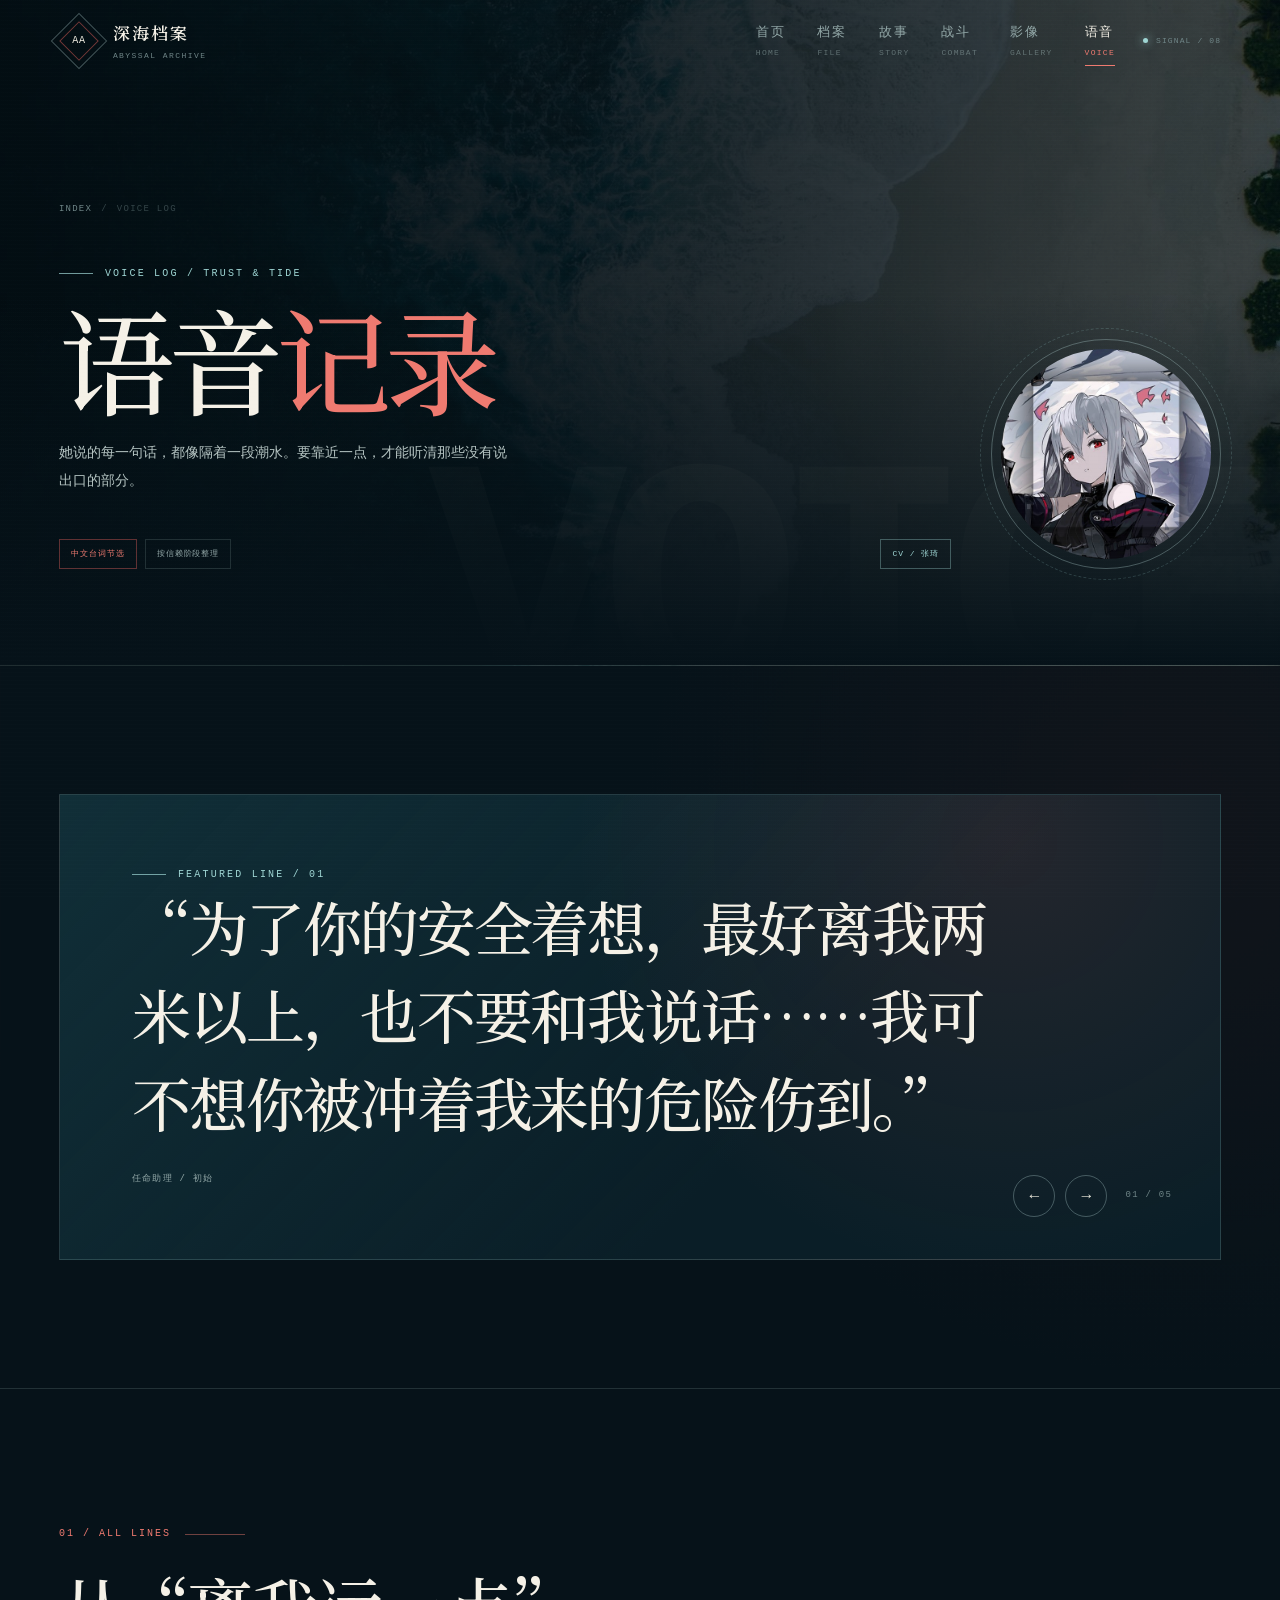
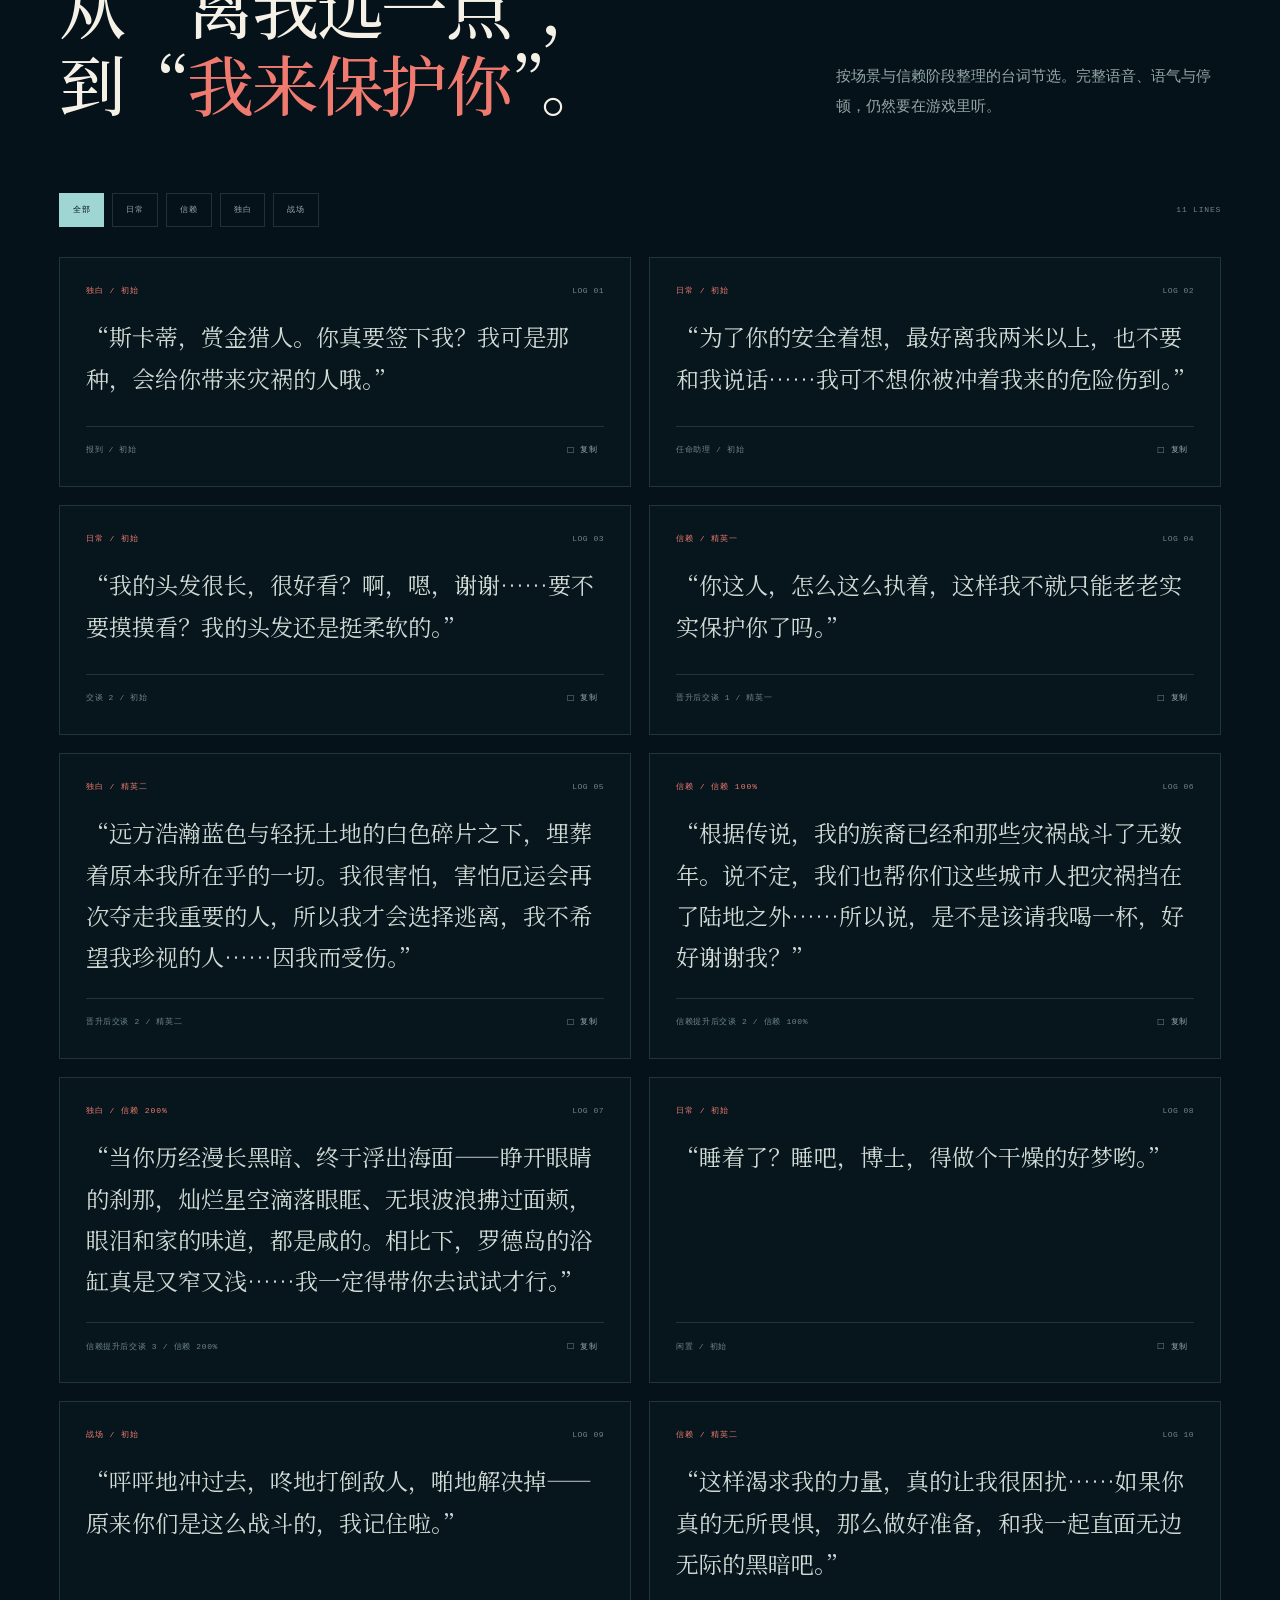
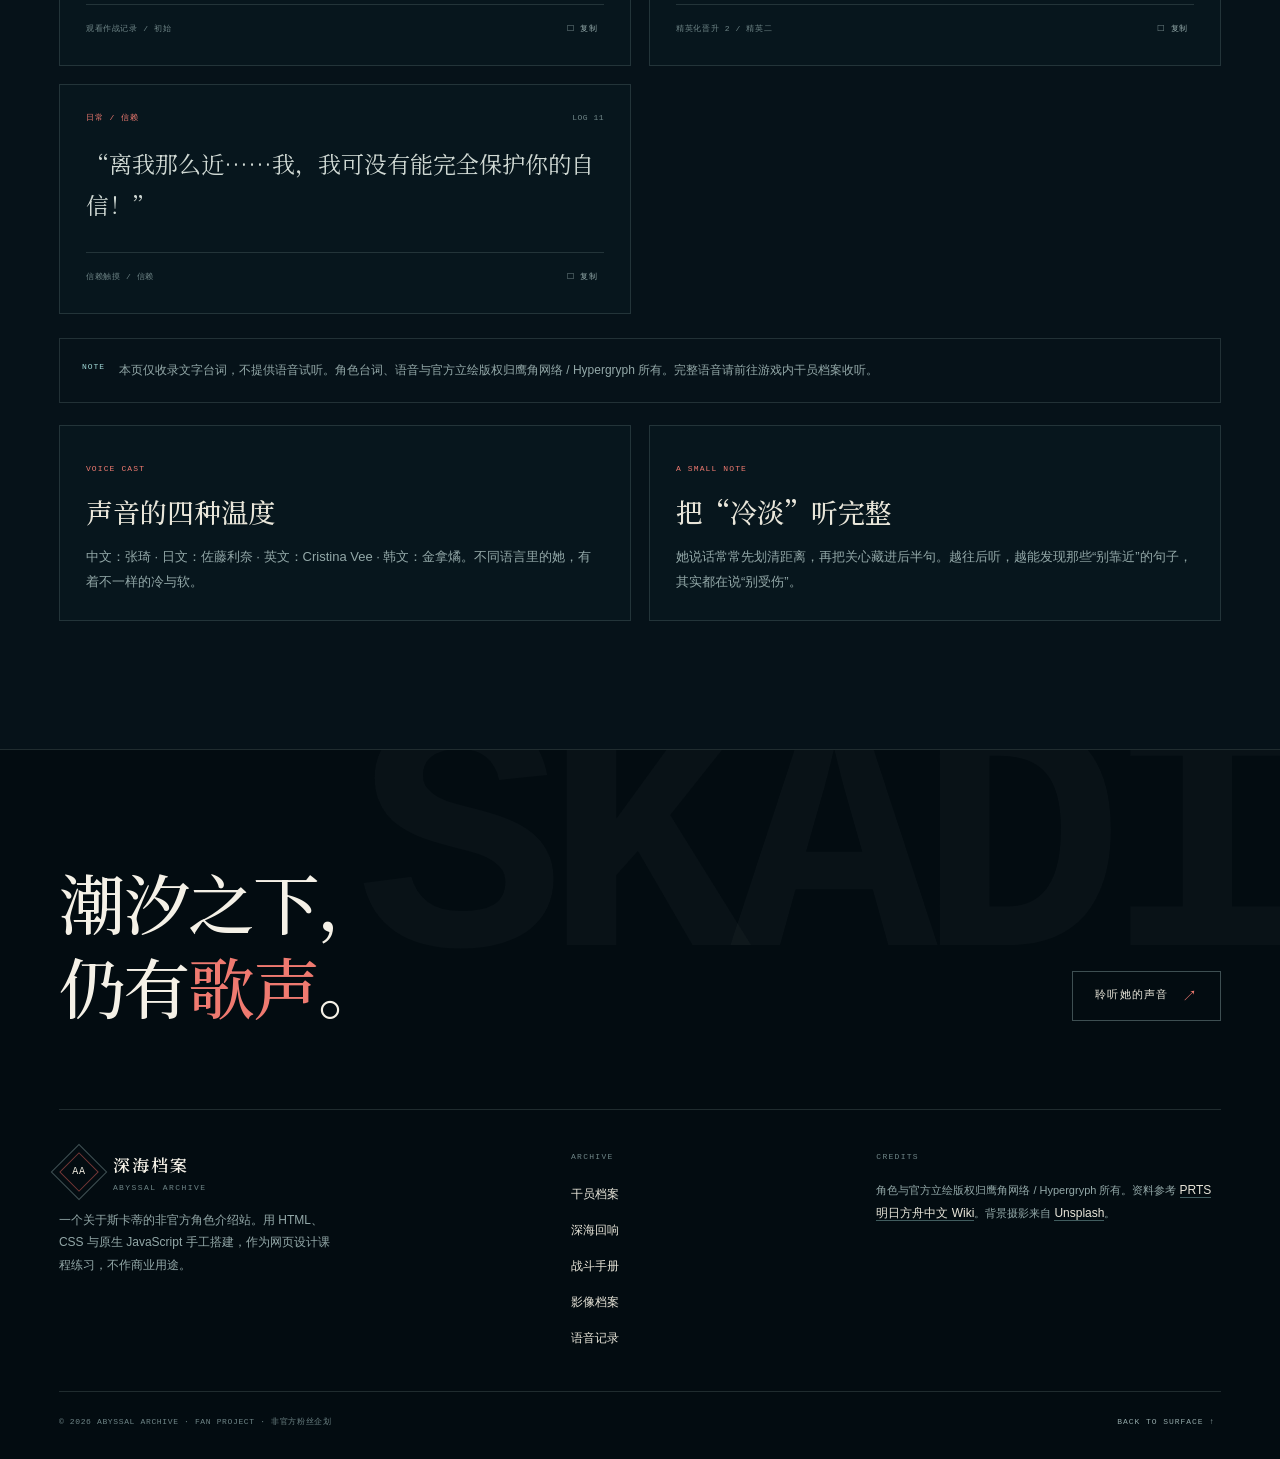
<file: voices.html>
<!DOCTYPE html>
<html lang="zh-CN">
<head>
  <meta charset="utf-8">
  <meta name="viewport" content="width=device-width, initial-scale=1">
  <title>语音记录｜斯卡蒂 · 深海档案</title>
  <meta name="description" content="斯卡蒂中文台词节选：从初始到信赖 200%，按场景分类查看并复制。">
  <meta name="theme-color" content="#061219">
  <meta name="color-scheme" content="dark">
  <link rel="icon" href="assets/img/favicon.svg" type="image/svg+xml">
  <link rel="stylesheet" href="assets/fonts/fonts.css">
  <link rel="stylesheet" href="assets/css/style.css">
  <meta property="og:type" content="website">
  <meta property="og:locale" content="zh_CN">
  <meta property="og:site_name" content="深海档案 / ABYSSAL ARCHIVE">
  <meta property="og:title" content="语音记录｜斯卡蒂 · 深海档案">
  <meta property="og:description" content="斯卡蒂中文台词节选：从初始到信赖 200%，按场景分类查看并复制。">
  <meta property="og:image" content="assets/img/og-cover.jpg">
  <meta property="og:image:width" content="1200">
  <meta property="og:image:height" content="630">
  <meta property="og:image:alt" content="斯卡蒂 · 深海档案">
  <meta name="twitter:card" content="summary_large_image">
  <script>document.documentElement.classList.add('js');</script>
</head>
<body class="page-voices">

<a class="skip-link" href="#main">跳到主要内容</a>
<header class="site-header" data-header>
  <div class="shell header-inner">
    <a class="brand" href="index.html" aria-label="深海档案首页">
      <span class="brand-mark" aria-hidden="true"><span>AA</span></span>
      <span class="brand-copy"><strong>深海档案</strong><small>ABYSSAL ARCHIVE</small></span>
    </a>
    <nav class="nav" id="site-nav" aria-label="主导航">
        <a class="nav-link" href="index.html"><span>首页</span><small>HOME</small></a>
        <a class="nav-link" href="profile.html"><span>档案</span><small>FILE</small></a>
        <a class="nav-link" href="story.html"><span>故事</span><small>STORY</small></a>
        <a class="nav-link" href="combat.html"><span>战斗</span><small>COMBAT</small></a>
        <a class="nav-link" href="gallery.html"><span>影像</span><small>GALLERY</small></a>
        <a class="nav-link" href="voices.html" aria-current="page"><span>语音</span><small>VOICE</small></a>
    </nav>
    <div class="header-tools">
      <span class="signal" aria-hidden="true"><i></i> SIGNAL / 08</span>
      <button class="menu-toggle" type="button" data-menu-toggle aria-controls="site-nav" aria-expanded="false" aria-label="打开导航菜单">
        <span></span><span></span>
      </button>
    </div>
  </div>
</header>
<div class="nav-scrim" data-nav-close aria-hidden="true"></div>
<main id="main">

<section class="page-hero page-hero--tide" aria-labelledby="page-title">
  <span class="page-hero__ghost" aria-hidden="true">VOICE</span>
  <div class="shell voice-hero">
    <div>
      <nav class="breadcrumb" aria-label="面包屑"><a href="index.html">INDEX</a><span>/</span><span>VOICE LOG</span></nav>
      <p class="eyebrow">VOICE LOG / TRUST &amp; TIDE</p>
      <h1 class="page-title" id="page-title">语音<em>记录</em></h1>
      <p class="page-lead">她说的每一句话，都像隔着一段潮水。要靠近一点，才能听清那些没有说出口的部分。</p>
      <div class="page-hero__bottom">
        <div class="badge-row"><span class="badge badge--accent">中文台词节选</span><span class="badge">按信赖阶段整理</span></div>
        <span class="badge badge--cyan">CV / 张琦</span>
      </div>
    </div>
    <div class="voice-avatar" aria-hidden="true">
      <img src="assets/img/skadi/avatar-feature.jpg" alt="" width="520" height="520" loading="eager">
    </div>
  </div>
</section>

<section class="section">
  <div class="shell">
    <div class="voice-feature" data-quote-rotator data-autoplay="true" data-reveal>
      <p class="eyebrow">FEATURED LINE / 01</p>
      <div>

      <div class="quote-slide" data-quote-slide>
        <blockquote>“为了你的安全着想，最好离我两米以上，也不要和我说话……我可不想你被冲着我来的危险伤到。”</blockquote>
        <cite>任命助理 / 初始</cite>
      </div>

      <div class="quote-slide" data-quote-slide hidden>
        <blockquote>“我的头发很长，很好看？啊，嗯，谢谢……要不要摸摸看？我的头发还是挺柔软的。”</blockquote>
        <cite>交谈 2 / 初始</cite>
      </div>

      <div class="quote-slide" data-quote-slide hidden>
        <blockquote>“你这人，怎么这么执着，这样我不就只能老老实实保护你了吗。”</blockquote>
        <cite>晋升后交谈 1 / 精英一</cite>
      </div>

      <div class="quote-slide" data-quote-slide hidden>
        <blockquote>“远方浩瀚蓝色与轻抚土地的白色碎片之下，埋葬着原本我所在乎的一切。”</blockquote>
        <cite>晋升后交谈 2 / 精英二</cite>
      </div>

      <div class="quote-slide" data-quote-slide hidden>
        <blockquote>“睡着了？睡吧，博士，得做个干燥的好梦哟。”</blockquote>
        <cite>闲置 / 初始</cite>
      </div>
      </div>
      <div class="quote-controls">
        <button class="circle-btn" type="button" data-quote-prev aria-label="上一句台词">←</button>
        <button class="circle-btn" type="button" data-quote-next aria-label="下一句台词">→</button>
        <span class="quote-count" data-quote-count>01 / 05</span>
      </div>
    </div>
  </div>
</section>

<section class="section">
  <div class="shell">
    <div class="section-head" data-reveal>
      <div>
        <p class="section-index">01 / ALL LINES</p>
        <h2 class="section-title">从“离我远一点”，<br>到“<em>我来保护你</em>”。</h2>
      </div>
      <div class="section-head__aside"><p class="section-lead">按场景与信赖阶段整理的台词节选。完整语音、语气与停顿，仍然要在游戏里听。</p></div>
    </div>
    <div class="filter-bar" data-filter-group data-filter-target="#voice-grid">
      <button class="filter-btn" type="button" data-filter="all" aria-pressed="true">全部</button>
      <button class="filter-btn" type="button" data-filter="日常" aria-pressed="false">日常</button>
      <button class="filter-btn" type="button" data-filter="信赖" aria-pressed="false">信赖</button>
      <button class="filter-btn" type="button" data-filter="独白" aria-pressed="false">独白</button>
      <button class="filter-btn" type="button" data-filter="战场" aria-pressed="false">战场</button>
      <span class="filter-count"><span data-filter-count>11</span> LINES</span>
      <span class="filter-status visually-hidden" data-filter-status aria-live="polite"></span>
    </div>
    <div class="voice-grid" id="voice-grid">

      <article class="voice-card" data-category="独白">
        <div class="voice-card__top"><span>独白 / 初始</span><small>LOG 01</small></div>
        <blockquote id="voice-1">“斯卡蒂，赏金猎人。你真要签下我？我可是那种，会给你带来灾祸的人哦。”</blockquote>
        <div class="voice-card__bottom">
          <cite>报到 / 初始</cite>
          <button class="copy-btn" type="button" data-copy-target="#voice-1" aria-label="复制台词：报到 / 初始">复制</button>
        </div>
      </article>

      <article class="voice-card" data-category="日常">
        <div class="voice-card__top"><span>日常 / 初始</span><small>LOG 02</small></div>
        <blockquote id="voice-2">“为了你的安全着想，最好离我两米以上，也不要和我说话……我可不想你被冲着我来的危险伤到。”</blockquote>
        <div class="voice-card__bottom">
          <cite>任命助理 / 初始</cite>
          <button class="copy-btn" type="button" data-copy-target="#voice-2" aria-label="复制台词：任命助理 / 初始">复制</button>
        </div>
      </article>

      <article class="voice-card" data-category="日常">
        <div class="voice-card__top"><span>日常 / 初始</span><small>LOG 03</small></div>
        <blockquote id="voice-3">“我的头发很长，很好看？啊，嗯，谢谢……要不要摸摸看？我的头发还是挺柔软的。”</blockquote>
        <div class="voice-card__bottom">
          <cite>交谈 2 / 初始</cite>
          <button class="copy-btn" type="button" data-copy-target="#voice-3" aria-label="复制台词：交谈 2 / 初始">复制</button>
        </div>
      </article>

      <article class="voice-card" data-category="信赖">
        <div class="voice-card__top"><span>信赖 / 精英一</span><small>LOG 04</small></div>
        <blockquote id="voice-4">“你这人，怎么这么执着，这样我不就只能老老实实保护你了吗。”</blockquote>
        <div class="voice-card__bottom">
          <cite>晋升后交谈 1 / 精英一</cite>
          <button class="copy-btn" type="button" data-copy-target="#voice-4" aria-label="复制台词：晋升后交谈 1 / 精英一">复制</button>
        </div>
      </article>

      <article class="voice-card" data-category="独白">
        <div class="voice-card__top"><span>独白 / 精英二</span><small>LOG 05</small></div>
        <blockquote id="voice-5">“远方浩瀚蓝色与轻抚土地的白色碎片之下，埋葬着原本我所在乎的一切。我很害怕，害怕厄运会再次夺走我重要的人，所以我才会选择逃离，我不希望我珍视的人……因我而受伤。”</blockquote>
        <div class="voice-card__bottom">
          <cite>晋升后交谈 2 / 精英二</cite>
          <button class="copy-btn" type="button" data-copy-target="#voice-5" aria-label="复制台词：晋升后交谈 2 / 精英二">复制</button>
        </div>
      </article>

      <article class="voice-card" data-category="信赖">
        <div class="voice-card__top"><span>信赖 / 信赖 100%</span><small>LOG 06</small></div>
        <blockquote id="voice-6">“根据传说，我的族裔已经和那些灾祸战斗了无数年。说不定，我们也帮你们这些城市人把灾祸挡在了陆地之外……所以说，是不是该请我喝一杯，好好谢谢我？”</blockquote>
        <div class="voice-card__bottom">
          <cite>信赖提升后交谈 2 / 信赖 100%</cite>
          <button class="copy-btn" type="button" data-copy-target="#voice-6" aria-label="复制台词：信赖提升后交谈 2 / 信赖 100%">复制</button>
        </div>
      </article>

      <article class="voice-card" data-category="独白">
        <div class="voice-card__top"><span>独白 / 信赖 200%</span><small>LOG 07</small></div>
        <blockquote id="voice-7">“当你历经漫长黑暗、终于浮出海面——睁开眼睛的刹那，灿烂星空滴落眼眶、无垠波浪拂过面颊，眼泪和家的味道，都是咸的。相比下，罗德岛的浴缸真是又窄又浅……我一定得带你去试试才行。”</blockquote>
        <div class="voice-card__bottom">
          <cite>信赖提升后交谈 3 / 信赖 200%</cite>
          <button class="copy-btn" type="button" data-copy-target="#voice-7" aria-label="复制台词：信赖提升后交谈 3 / 信赖 200%">复制</button>
        </div>
      </article>

      <article class="voice-card" data-category="日常">
        <div class="voice-card__top"><span>日常 / 初始</span><small>LOG 08</small></div>
        <blockquote id="voice-8">“睡着了？睡吧，博士，得做个干燥的好梦哟。”</blockquote>
        <div class="voice-card__bottom">
          <cite>闲置 / 初始</cite>
          <button class="copy-btn" type="button" data-copy-target="#voice-8" aria-label="复制台词：闲置 / 初始">复制</button>
        </div>
      </article>

      <article class="voice-card" data-category="战场">
        <div class="voice-card__top"><span>战场 / 初始</span><small>LOG 09</small></div>
        <blockquote id="voice-9">“呯呯地冲过去，咚地打倒敌人，啪地解决掉——原来你们是这么战斗的，我记住啦。”</blockquote>
        <div class="voice-card__bottom">
          <cite>观看作战记录 / 初始</cite>
          <button class="copy-btn" type="button" data-copy-target="#voice-9" aria-label="复制台词：观看作战记录 / 初始">复制</button>
        </div>
      </article>

      <article class="voice-card" data-category="信赖">
        <div class="voice-card__top"><span>信赖 / 精英二</span><small>LOG 10</small></div>
        <blockquote id="voice-10">“这样渴求我的力量，真的让我很困扰……如果你真的无所畏惧，那么做好准备，和我一起直面无边无际的黑暗吧。”</blockquote>
        <div class="voice-card__bottom">
          <cite>精英化晋升 2 / 精英二</cite>
          <button class="copy-btn" type="button" data-copy-target="#voice-10" aria-label="复制台词：精英化晋升 2 / 精英二">复制</button>
        </div>
      </article>

      <article class="voice-card" data-category="日常">
        <div class="voice-card__top"><span>日常 / 信赖</span><small>LOG 11</small></div>
        <blockquote id="voice-11">“离我那么近……我，我可没有能完全保护你的自信！”</blockquote>
        <div class="voice-card__bottom">
          <cite>信赖触摸 / 信赖</cite>
          <button class="copy-btn" type="button" data-copy-target="#voice-11" aria-label="复制台词：信赖触摸 / 信赖">复制</button>
        </div>
      </article>
    </div>
    <div class="voice-note" style="margin-top:24px">
      <b>NOTE</b>
      <span>本页仅收录文字台词，不提供语音试听。角色台词、语音与官方立绘版权归鹰角网络 / Hypergryph 所有。完整语音请前往游戏内干员档案收听。</span>
    </div>
    <div class="data-grid" style="margin-top:22px">
      <article class="data-card" data-reveal>
        <span class="data-card__label">VOICE CAST</span>
        <h3>声音的四种温度</h3>
        <p>中文：张琦 · 日文：佐藤利奈 · 英文：Cristina Vee · 韩文：金拿燏。不同语言里的她，有着不一样的冷与软。</p>
      </article>
      <article class="data-card" data-reveal data-reveal-delay="1">
        <span class="data-card__label">A SMALL NOTE</span>
        <h3>把“冷淡”听完整</h3>
        <p>她说话常常先划清距离，再把关心藏进后半句。越往后听，越能发现那些“别靠近”的句子，其实都在说“别受伤”。</p>
      </article>
    </div>
  </div>
</section>

</main>

<footer class="site-footer">
  <div class="shell">
    <div class="footer-top">
      <p class="footer-cta">潮汐之下，<br>仍有<em>歌声</em>。</p>
      <a class="btn" href="voices.html">聆听她的声音</a>
    </div>
    <div class="footer-grid">
      <div class="footer-brand">
        <a class="brand" href="index.html" aria-label="返回首页">
          <span class="brand-mark" aria-hidden="true"><span>AA</span></span>
          <span class="brand-copy"><strong>深海档案</strong><small>ABYSSAL ARCHIVE</small></span>
        </a>
        <p>一个关于斯卡蒂的非官方角色介绍站。用 HTML、CSS 与原生 JavaScript 手工搭建，作为网页设计课程练习，不作商业用途。</p>
      </div>
      <div class="footer-col">
        <h3>Archive</h3>
        <ul>
          <li><a href="profile.html">干员档案</a></li>
          <li><a href="story.html">深海回响</a></li>
          <li><a href="combat.html">战斗手册</a></li>
          <li><a href="gallery.html">影像档案</a></li>
          <li><a href="voices.html">语音记录</a></li>
        </ul>
      </div>
      <div class="footer-col">
        <h3>Credits</h3>
        <p>角色与官方立绘版权归鹰角网络 / Hypergryph 所有。资料参考 <a class="text-link" href="https://prts.wiki/w/%E6%96%AF%E5%8D%A1%E8%92%82" target="_blank" rel="noopener noreferrer">PRTS 明日方舟中文 Wiki</a>。背景摄影来自 <a class="text-link" href="https://unsplash.com/license" target="_blank" rel="noopener noreferrer">Unsplash</a>。</p>
      </div>
    </div>
    <div class="footer-bottom">
      <span>© <span data-year>2026</span> ABYSSAL ARCHIVE · FAN PROJECT · 非官方粉丝企划</span>
      <button class="to-top" type="button" data-to-top>BACK TO SURFACE ↑</button>
    </div>
  </div>
</footer>
<script src="assets/js/main.js" defer></script>
</body>
</html>
</file>
<file: assets/fonts/fonts.css>
/* Locally hosted subset generated from the site's own text.
   Noto Serif SC is licensed under the SIL Open Font License 1.1. */
@font-face {
  font-family: "Abyss Serif";
  font-style: normal;
  font-weight: 300 700;
  font-display: swap;
  src: url("noto-serif-sc.woff2") format("woff2");
}
</file>
<file: assets/css/style.css>
/* ==========================================================================
   ABYSSAL ARCHIVE — a fan-made Skadi character site
   Palette: deep sea, pale bone, signal red.
   ========================================================================== */

:root {
  --bg: #061219;
  --bg-deep: #030c11;
  --bg-soft: #081a22;
  --panel: #0a1e27;
  --panel-2: #0d2630;
  --ink: #e9e6da;
  --ink-strong: #f5f1e7;
  --muted: #93a8a8;
  --muted-2: #6f8587;
  --line: rgba(177, 209, 207, 0.16);
  --line-strong: rgba(177, 209, 207, 0.34);
  --accent: #cf5a55;
  --accent-bright: #ef7a70;
  --cyan: #9fd6d4;
  --cream: #f2eee2;
  --gold: #c9ad79;
  --serif: "Abyss Serif", "Noto Serif SC", "Songti SC", "STSong", "SimSun", Georgia, serif;
  --sans: "Noto Sans SC", "PingFang SC", "Microsoft YaHei", "Segoe UI", sans-serif;
  --mono: "JetBrains Mono", "SFMono-Regular", Consolas, "Liberation Mono", monospace;
  --max: 1380px;
  --gutter: clamp(20px, 4.6vw, 68px);
  --header-h: 82px;
  --radius: 2px;
}

*,
*::before,
*::after {
  box-sizing: border-box;
}

html {
  scroll-behavior: smooth;
  background: var(--bg-deep);
}

body {
  margin: 0;
  color: var(--ink);
  background:
    radial-gradient(circle at 12% -10%, rgba(39, 84, 93, 0.32), transparent 42rem),
    radial-gradient(circle at 92% 18%, rgba(116, 41, 40, 0.1), transparent 34rem),
    var(--bg);
  font-family: var(--sans);
  font-size: 16px;
  line-height: 1.75;
  -webkit-font-smoothing: antialiased;
  text-rendering: optimizeLegibility;
  overflow-x: hidden;
}

body::before {
  content: "";
  position: fixed;
  inset: 0;
  z-index: 9998;
  pointer-events: none;
  opacity: 0.055;
  background-image: url("../img/noise.png");
  background-size: 160px 160px;
  mix-blend-mode: soft-light;
}

body::after {
  content: "";
  position: fixed;
  inset: 0;
  z-index: 9997;
  pointer-events: none;
  background: repeating-linear-gradient(
    0deg,
    transparent 0,
    transparent 3px,
    rgba(178, 220, 218, 0.012) 3px,
    rgba(178, 220, 218, 0.012) 4px
  );
}

::selection {
  background: var(--accent);
  color: var(--cream);
}

img {
  display: block;
  max-width: 100%;
}

a {
  color: inherit;
  text-decoration: none;
}

button,
input,
select,
textarea {
  font: inherit;
  color: inherit;
}

button {
  border: 0;
  background: none;
  cursor: pointer;
}

h1,
h2,
h3,
h4,
p,
figure,
blockquote,
dl,
dd {
  margin: 0;
}

ul,
ol {
  margin: 0;
  padding: 0;
  list-style: none;
}

:focus-visible {
  outline: 2px solid var(--cyan);
  outline-offset: 4px;
}

.visually-hidden {
  position: absolute;
  width: 1px;
  height: 1px;
  padding: 0;
  margin: -1px;
  overflow: hidden;
  clip: rect(0 0 0 0);
  white-space: nowrap;
  border: 0;
}

.skip-link {
  position: fixed;
  left: 16px;
  top: -80px;
  z-index: 10001;
  padding: 10px 16px;
  background: var(--cream);
  color: var(--bg);
  font-family: var(--mono);
  font-size: 12px;
  transition: top 0.2s ease;
}

.skip-link:focus {
  top: 16px;
}

.shell {
  width: min(calc(100% - var(--gutter) * 2), var(--max));
  margin-inline: auto;
}

.section {
  position: relative;
  padding: clamp(74px, 10vw, 132px) 0;
}

.section + .section {
  border-top: 1px solid var(--line);
}

.eyebrow {
  display: flex;
  align-items: center;
  gap: 12px;
  color: var(--cyan);
  font-family: var(--mono);
  font-size: 10px;
  letter-spacing: 0.22em;
  line-height: 1.5;
  text-transform: uppercase;
}

.eyebrow::before {
  content: "";
  width: 34px;
  height: 1px;
  background: currentColor;
  opacity: 0.7;
}

.eyebrow--accent {
  color: var(--accent-bright);
}

.section-index {
  display: inline-flex;
  gap: 14px;
  align-items: center;
  margin-bottom: 24px;
  color: var(--accent-bright);
  font-family: var(--mono);
  font-size: 10px;
  letter-spacing: 0.2em;
  text-transform: uppercase;
}

.section-index::after {
  content: "";
  width: 60px;
  height: 1px;
  background: currentColor;
  opacity: 0.45;
}

.section-title {
  max-width: 24ch;
  font-family: var(--serif);
  font-size: clamp(34px, 5.2vw, 70px);
  font-weight: 500;
  line-height: 1.16;
  letter-spacing: -0.035em;
  color: var(--ink-strong);
}

.section-title em {
  color: var(--accent-bright);
  font-style: normal;
}

.section-lead {
  max-width: 60ch;
  color: var(--muted);
  font-size: 15px;
  line-height: 2;
}

.section-head {
  display: grid;
  grid-template-columns: 1fr minmax(220px, 0.55fr);
  gap: clamp(28px, 6vw, 100px);
  align-items: end;
  margin-bottom: clamp(38px, 6vw, 72px);
}

.section-head__aside {
  display: flex;
  flex-direction: column;
  align-items: flex-start;
  gap: 22px;
}

.section-link {
  display: inline-flex;
  align-items: center;
  gap: 12px;
  color: var(--ink);
  font-family: var(--mono);
  font-size: 11px;
  letter-spacing: 0.1em;
  text-transform: uppercase;
  border-bottom: 1px solid var(--line-strong);
  padding-bottom: 7px;
  transition: color 0.25s ease, border-color 0.25s ease, gap 0.25s ease;
}

.section-link::after {
  content: "↗";
  color: var(--accent-bright);
  font-size: 14px;
  transition: transform 0.25s ease;
}

.section-link:hover {
  color: var(--cyan);
  border-color: var(--cyan);
  gap: 18px;
}

.section-link:hover::after {
  transform: translate(2px, -2px);
}

/* --------------------------------------------------------------------------
   Header
   -------------------------------------------------------------------------- */

.site-header {
  position: fixed;
  inset: 0 0 auto;
  z-index: 9000;
  height: var(--header-h);
  border-bottom: 1px solid transparent;
  transition: background 0.35s ease, border-color 0.35s ease, backdrop-filter 0.35s ease;
}

.site-header.is-scrolled {
  background: rgba(4, 14, 20, 0.86);
  border-bottom-color: var(--line);
  backdrop-filter: blur(18px) saturate(120%);
}

.header-inner {
  display: flex;
  align-items: center;
  justify-content: space-between;
  height: 100%;
  gap: 28px;
}

.brand {
  display: inline-flex;
  align-items: center;
  gap: 14px;
  flex-shrink: 0;
}

.brand-mark {
  position: relative;
  display: grid;
  place-items: center;
  width: 40px;
  height: 40px;
  border: 1px solid var(--line-strong);
  transform: rotate(45deg);
  transition: border-color 0.25s ease, background 0.25s ease;
}

.brand-mark::before {
  content: "";
  position: absolute;
  inset: 5px;
  border: 1px solid rgba(207, 90, 85, 0.55);
}

.brand-mark span {
  color: var(--cream);
  font-family: var(--mono);
  font-size: 10px;
  letter-spacing: 0.08em;
  transform: rotate(-45deg);
}

.brand:hover .brand-mark {
  background: rgba(207, 90, 85, 0.12);
  border-color: var(--accent);
}

.brand-copy {
  display: flex;
  flex-direction: column;
  gap: 1px;
}

.brand-copy strong {
  font-family: var(--serif);
  font-size: 17px;
  font-weight: 600;
  letter-spacing: 0.12em;
  color: var(--ink-strong);
}

.brand-copy small {
  color: var(--muted-2);
  font-family: var(--mono);
  font-size: 8px;
  letter-spacing: 0.18em;
}

.nav {
  display: flex;
  align-items: center;
  gap: clamp(18px, 2.5vw, 42px);
  margin-left: auto;
}

.nav-link {
  position: relative;
  display: flex;
  flex-direction: column;
  align-items: flex-start;
  gap: 2px;
  padding: 6px 0;
  color: var(--muted);
  transition: color 0.25s ease;
}

.nav-link span {
  font-size: 13px;
  letter-spacing: 0.14em;
}

.nav-link small {
  font-family: var(--mono);
  font-size: 8px;
  letter-spacing: 0.16em;
  opacity: 0.55;
}

.nav-link::after {
  content: "";
  position: absolute;
  left: 0;
  bottom: 0;
  width: 0;
  height: 1px;
  background: var(--accent-bright);
  transition: width 0.3s ease;
}

.nav-link:hover,
.nav-link[aria-current="page"] {
  color: var(--ink-strong);
}

.nav-link:hover::after,
.nav-link[aria-current="page"]::after {
  width: 100%;
}

.nav-link[aria-current="page"] small {
  color: var(--accent-bright);
  opacity: 1;
}

.header-tools {
  position: relative;
  z-index: 8900;
  display: flex;
  align-items: center;
  gap: 20px;
  flex-shrink: 0;
}

.signal {
  display: inline-flex;
  align-items: center;
  gap: 8px;
  color: var(--muted-2);
  font-family: var(--mono);
  font-size: 8px;
  letter-spacing: 0.14em;
}

.signal i {
  display: block;
  width: 5px;
  height: 5px;
  border-radius: 50%;
  background: var(--cyan);
  box-shadow: 0 0 10px var(--cyan);
  animation: signal-pulse 2.4s ease-in-out infinite;
}

.menu-toggle {
  display: none;
  position: relative;
  width: 40px;
  height: 40px;
  border: 1px solid var(--line);
}

.menu-toggle span {
  position: absolute;
  left: 11px;
  right: 11px;
  height: 1px;
  background: var(--ink);
  transition: transform 0.3s ease, top 0.3s ease, opacity 0.3s ease;
}

.menu-toggle span:first-child {
  top: 16px;
}

.menu-toggle span:last-child {
  top: 23px;
}

body.nav-open .menu-toggle span:first-child {
  top: 20px;
  transform: rotate(45deg);
}

body.nav-open .menu-toggle span:last-child {
  top: 20px;
  transform: rotate(-45deg);
}

.nav-scrim {
  position: fixed;
  inset: 0;
  z-index: 8500;
  display: none;
  background: rgba(2, 8, 12, 0.72);
  backdrop-filter: blur(5px);
  opacity: 0;
  transition: opacity 0.3s ease;
}

body.nav-open .nav-scrim {
  display: block;
  opacity: 1;
}

/* --------------------------------------------------------------------------
   Buttons
   -------------------------------------------------------------------------- */

.btn {
  display: inline-flex;
  align-items: center;
  justify-content: center;
  gap: 14px;
  min-height: 50px;
  padding: 0 22px;
  border: 1px solid var(--line-strong);
  color: var(--ink);
  font-family: var(--mono);
  font-size: 11px;
  letter-spacing: 0.1em;
  text-transform: uppercase;
  transition: background 0.25s ease, border-color 0.25s ease, color 0.25s ease, transform 0.25s ease;
}

.btn::after {
  content: "↗";
  color: var(--accent-bright);
  font-family: var(--sans);
  font-size: 15px;
  line-height: 1;
  transition: transform 0.25s ease;
}

.btn:hover {
  transform: translateY(-2px);
  border-color: var(--cyan);
  background: rgba(159, 214, 212, 0.08);
}

.btn:hover::after {
  transform: translate(2px, -2px);
}

.btn--solid {
  background: var(--cream);
  border-color: var(--cream);
  color: #101d22;
}

.btn--solid::after {
  color: var(--accent);
}

.btn--solid:hover {
  background: var(--accent);
  border-color: var(--accent);
  color: var(--cream);
}

.btn--solid:hover::after {
  color: var(--cream);
}

.btn--ghost {
  border-color: transparent;
  padding-inline: 4px 0;
  min-height: 44px;
}

.btn--ghost::after {
  color: var(--cyan);
}

.btn--small {
  min-height: 40px;
  padding-inline: 16px;
  font-size: 9px;
}

.btn-row {
  display: flex;
  flex-wrap: wrap;
  gap: 12px;
  align-items: center;
}

.text-link {
  color: var(--cyan);
  border-bottom: 1px solid rgba(159, 214, 212, 0.4);
  transition: color 0.2s ease, border-color 0.2s ease;
}

.text-link:hover {
  color: var(--cream);
  border-color: var(--cream);
}

/* --------------------------------------------------------------------------
   Hero
   -------------------------------------------------------------------------- */

.hero {
  position: relative;
  min-height: 100svh;
  padding: calc(var(--header-h) + clamp(36px, 6vh, 74px)) 0 38px;
  overflow: hidden;
  isolation: isolate;
}

.hero-bg {
  position: absolute;
  inset: 0;
  z-index: -2;
  background-image: url("../img/bg/abyss-hero.jpg");
  background-position: center;
  background-size: cover;
}

.hero-bg::after {
  content: "";
  position: absolute;
  inset: 0;
  background:
    linear-gradient(90deg, rgba(3, 12, 17, 0.92) 0%, rgba(3, 12, 17, 0.5) 42%, rgba(3, 12, 17, 0.08) 72%),
    linear-gradient(0deg, var(--bg) 0%, transparent 22%);
}

.hero::before {
  content: "";
  position: absolute;
  inset: 0;
  z-index: -1;
  pointer-events: none;
  opacity: 0.32;
  background-image: url("../img/contour.svg");
  background-position: 78% 58%;
  background-repeat: no-repeat;
  background-size: min(80vw, 1000px);
}

.hero-grid {
  display: grid;
  grid-template-columns: minmax(0, 1.02fr) minmax(0, 0.98fr);
  align-items: center;
  gap: clamp(22px, 4vw, 68px);
  min-height: calc(100svh - var(--header-h) - clamp(80px, 12vh, 130px));
}

.hero-copy {
  position: relative;
  z-index: 3;
  padding-top: 8px;
}

.hero-title {
  margin: 24px 0 28px -0.07em;
  font-family: var(--serif);
  font-size: clamp(68px, 8.6vw, 142px);
  font-weight: 500;
  line-height: 0.98;
  letter-spacing: -0.06em;
  color: var(--ink-strong);
}

.hero-title span {
  display: block;
}

.hero-title .accent {
  position: relative;
  display: inline-block;
  color: var(--accent-bright);
}

.hero-title .accent::after {
  content: "";
  position: absolute;
  left: 0.06em;
  right: 0.04em;
  bottom: 0.06em;
  height: 1px;
  background: linear-gradient(90deg, var(--accent) 0%, transparent 88%);
  opacity: 0.8;
}

.hero-sub {
  max-width: 47ch;
  color: #b8c7c5;
  font-size: clamp(14px, 1.1vw, 16px);
  line-height: 2;
}

.hero-actions {
  display: flex;
  flex-wrap: wrap;
  gap: 12px;
  margin-top: 36px;
}

.hero-meta {
  display: flex;
  flex-wrap: wrap;
  gap: 0;
  margin-top: 48px;
  border-top: 1px solid var(--line);
  max-width: 620px;
}

.hero-meta div {
  flex: 1 1 120px;
  padding: 13px 16px 0 0;
}

.hero-meta dt {
  color: var(--muted-2);
  font-family: var(--mono);
  font-size: 8px;
  letter-spacing: 0.16em;
  text-transform: uppercase;
}

.hero-meta dd {
  margin-top: 3px;
  color: var(--ink);
  font-size: 12px;
  letter-spacing: 0.06em;
}

.hero-art {
  position: relative;
  z-index: 1;
  align-self: end;
  display: flex;
  justify-content: center;
  align-items: flex-end;
  min-height: 0;
  height: auto;
  pointer-events: none;
}

.hero-portrait {
  position: relative;
  z-index: 2;
  width: auto;
  max-width: none;
  height: clamp(480px, 72vh, 760px);
  max-height: none;
  object-fit: contain;
  object-position: bottom center;
  filter: drop-shadow(0 30px 50px rgba(0, 0, 0, 0.55));
  animation: portrait-rise 1.2s cubic-bezier(0.2, 0.8, 0.2, 1) both;
}

.hero-orbit {
  position: absolute;
  top: 10%;
  left: 50%;
  width: min(88%, 620px);
  aspect-ratio: 1;
  transform: translateX(-50%);
  border: 1px solid rgba(159, 214, 212, 0.14);
  border-radius: 50%;
  z-index: 0;
}

.hero-orbit::before,
.hero-orbit::after {
  content: "";
  position: absolute;
  border-radius: 50%;
  border: 1px solid rgba(159, 214, 212, 0.1);
}

.hero-orbit::before {
  inset: 12%;
  border-style: dashed;
  animation: orbit-spin 50s linear infinite;
}

.hero-orbit::after {
  inset: 26%;
  border-color: rgba(207, 90, 85, 0.18);
}

.hero-scan {
  position: absolute;
  left: 4%;
  right: 4%;
  top: 18%;
  height: 1px;
  z-index: 3;
  background: linear-gradient(90deg, transparent, rgba(159, 214, 212, 0.55), transparent);
  filter: blur(0.3px);
  animation: scan-move 7s ease-in-out infinite;
  opacity: 0.55;
}

.hero-hud {
  position: absolute;
  z-index: 4;
  top: 12%;
  right: 0;
  display: flex;
  flex-direction: column;
  align-items: flex-end;
  gap: 6px;
  color: var(--muted);
  font-family: var(--mono);
  font-size: 8px;
  letter-spacing: 0.16em;
  text-align: right;
  text-transform: uppercase;
}

.hero-hud span:first-child {
  color: var(--cyan);
}

.hero-tag {
  position: absolute;
  left: 0;
  bottom: 9%;
  z-index: 5;
  display: grid;
  gap: 3px;
  padding: 15px 18px;
  background: rgba(5, 18, 24, 0.72);
  border: 1px solid var(--line-strong);
  backdrop-filter: blur(12px);
}

.hero-tag strong {
  font-family: var(--serif);
  font-size: 20px;
  font-weight: 500;
  letter-spacing: 0.08em;
}

.hero-tag span {
  color: var(--muted);
  font-family: var(--mono);
  font-size: 8px;
  letter-spacing: 0.12em;
}

.hero-tag i {
  display: block;
  width: 26px;
  height: 1px;
  margin: 4px 0;
  background: var(--accent);
}

.hero-vertical {
  position: absolute;
  right: -12px;
  top: 42%;
  z-index: 4;
  color: var(--muted-2);
  font-family: var(--mono);
  font-size: 8px;
  letter-spacing: 0.3em;
  writing-mode: vertical-rl;
}

.hero-footer {
  display: flex;
  justify-content: space-between;
  align-items: center;
  gap: 20px;
  margin-top: clamp(20px, 3vh, 44px);
  color: var(--muted-2);
  font-family: var(--mono);
  font-size: 8px;
  letter-spacing: 0.16em;
  text-transform: uppercase;
}

.scroll-cue {
  display: inline-flex;
  align-items: center;
  gap: 10px;
}

.scroll-cue::before {
  content: "";
  width: 1px;
  height: 26px;
  background: linear-gradient(var(--cyan), transparent);
  animation: cue 2.2s ease-in-out infinite;
}

/* --------------------------------------------------------------------------
   Ticker
   -------------------------------------------------------------------------- */

.ticker {
  overflow: hidden;
  border-block: 1px solid var(--line);
  background: rgba(4, 16, 22, 0.72);
}

.ticker-track {
  display: flex;
  width: max-content;
  animation: ticker 34s linear infinite;
}

.ticker:hover .ticker-track {
  animation-play-state: paused;
}

.ticker span {
  display: inline-flex;
  align-items: center;
  gap: 22px;
  padding: 15px 22px;
  color: var(--muted);
  font-family: var(--mono);
  font-size: 9px;
  letter-spacing: 0.18em;
  white-space: nowrap;
  text-transform: uppercase;
}

.ticker span::after {
  content: "◆";
  color: var(--accent);
  font-size: 7px;
}

/* --------------------------------------------------------------------------
   Home: dossier summary
   -------------------------------------------------------------------------- */

.summary-grid {
  display: grid;
  grid-template-columns: minmax(0, 0.82fr) minmax(0, 1.18fr);
  gap: clamp(40px, 7vw, 112px);
  align-items: center;
}

.summary-art {
  position: relative;
  min-height: 560px;
  display: flex;
  align-items: flex-end;
  justify-content: center;
  border: 1px solid var(--line);
  background:
    radial-gradient(circle at 50% 38%, rgba(72, 131, 138, 0.18), transparent 40%),
    linear-gradient(160deg, var(--panel-2), var(--bg-deep));
  overflow: hidden;
}

.summary-art::before {
  content: "";
  position: absolute;
  inset: 18px;
  border: 1px solid rgba(177, 209, 207, 0.1);
  pointer-events: none;
}

.summary-art::after {
  content: "AA01";
  position: absolute;
  right: 16px;
  top: 18px;
  color: rgba(232, 230, 218, 0.16);
  font-family: var(--mono);
  font-size: 11px;
  letter-spacing: 0.2em;
}

.summary-art img {
  position: relative;
  z-index: 1;
  width: auto;
  height: 530px;
  max-width: 92%;
  object-fit: contain;
  object-position: bottom;
  filter: drop-shadow(0 24px 34px rgba(0, 0, 0, 0.4));
}

.summary-art__label {
  position: absolute;
  left: 26px;
  bottom: 24px;
  z-index: 2;
  display: grid;
  gap: 2px;
}

.summary-art__label strong {
  font-family: var(--serif);
  font-size: 22px;
  font-weight: 500;
  letter-spacing: 0.14em;
}

.summary-art__label span {
  color: var(--muted);
  font-family: var(--mono);
  font-size: 8px;
  letter-spacing: 0.16em;
}

.summary-copy .section-title {
  max-width: 12ch;
}

.summary-copy p {
  margin-top: 26px;
  max-width: 58ch;
  color: var(--muted);
  line-height: 2.1;
}

.summary-copy p + p {
  margin-top: 15px;
}

.fact-grid {
  display: grid;
  grid-template-columns: repeat(2, minmax(0, 1fr));
  margin-top: 34px;
  border-top: 1px solid var(--line);
  border-left: 1px solid var(--line);
}

.fact-grid div {
  padding: 15px 16px;
  border-right: 1px solid var(--line);
  border-bottom: 1px solid var(--line);
}

.fact-grid dt {
  color: var(--muted-2);
  font-family: var(--mono);
  font-size: 8px;
  letter-spacing: 0.14em;
  text-transform: uppercase;
}

.fact-grid dd {
  margin-top: 4px;
  font-size: 13px;
  letter-spacing: 0.04em;
}

.summary-actions {
  margin-top: 30px;
}

/* --------------------------------------------------------------------------
   Fragments
   -------------------------------------------------------------------------- */

.fragment-grid {
  display: grid;
  grid-template-columns: repeat(3, minmax(0, 1fr));
  gap: 18px;
}

.fragment-card {
  position: relative;
  min-height: 500px;
  display: flex;
  flex-direction: column;
  justify-content: flex-end;
  padding: 30px;
  overflow: hidden;
  border: 1px solid var(--line);
  background-color: var(--panel);
  isolation: isolate;
}

.fragment-card::before {
  content: "";
  position: absolute;
  inset: 0;
  z-index: -2;
  background-size: cover;
  background-position: center;
  transition: transform 0.9s cubic-bezier(0.2, 0.7, 0.2, 1);
}

.fragment-card::after {
  content: "";
  position: absolute;
  inset: 0;
  z-index: -1;
  background: linear-gradient(0deg, rgba(3, 11, 16, 0.97) 4%, rgba(3, 11, 16, 0.28) 66%, rgba(3, 11, 16, 0.18));
  transition: background 0.4s ease;
}

.fragment-card:nth-child(1)::before {
  background-image: url("../img/gallery/mood-02.jpg");
}

.fragment-card:nth-child(2)::before {
  background-image: url("../img/gallery/mood-03.jpg");
}

.fragment-card:nth-child(3)::before {
  background-image: url("../img/gallery/mood-01.jpg");
}

.fragment-card:hover::before {
  transform: scale(1.05);
}

.fragment-card:hover::after {
  background: linear-gradient(0deg, rgba(3, 11, 16, 0.99) 8%, rgba(3, 11, 16, 0.4) 70%, rgba(3, 11, 16, 0.24));
}

.fragment-card__number {
  position: absolute;
  top: 22px;
  right: 24px;
  color: rgba(242, 238, 226, 0.38);
  font-family: var(--mono);
  font-size: 10px;
  letter-spacing: 0.16em;
}

.fragment-card__kicker {
  color: var(--cyan);
  font-family: var(--mono);
  font-size: 9px;
  letter-spacing: 0.18em;
  text-transform: uppercase;
}

.fragment-card h3 {
  margin-top: 10px;
  font-family: var(--serif);
  font-size: clamp(30px, 3.3vw, 46px);
  font-weight: 500;
  letter-spacing: 0.02em;
}

.fragment-card p {
  margin-top: 12px;
  color: #b3c3c0;
  font-size: 13px;
  line-height: 1.9;
}

.fragment-card .fragment-link {
  display: inline-flex;
  align-items: center;
  gap: 10px;
  margin-top: 20px;
  color: var(--ink);
  font-family: var(--mono);
  font-size: 9px;
  letter-spacing: 0.12em;
}

.fragment-card .fragment-link::after {
  content: "→";
  color: var(--accent-bright);
  transition: transform 0.25s ease;
}

.fragment-card:hover .fragment-link::after {
  transform: translateX(5px);
}

/* --------------------------------------------------------------------------
   Combat snapshot
   -------------------------------------------------------------------------- */

.combat-panel {
  display: grid;
  grid-template-columns: minmax(0, 1.05fr) minmax(0, 0.95fr);
  border: 1px solid var(--line);
  background:
    linear-gradient(135deg, rgba(17, 53, 64, 0.55), transparent 58%),
    var(--panel);
  overflow: hidden;
}

.combat-copy {
  padding: clamp(30px, 4.5vw, 64px);
}

.combat-stats {
  display: grid;
  grid-template-columns: repeat(2, 1fr);
  margin-top: 32px;
  border-top: 1px solid var(--line);
  border-left: 1px solid var(--line);
}

.combat-stats div {
  padding: 18px;
  border-right: 1px solid var(--line);
  border-bottom: 1px solid var(--line);
}

.combat-stats dt {
  color: var(--muted-2);
  font-family: var(--mono);
  font-size: 8px;
  letter-spacing: 0.14em;
  text-transform: uppercase;
}

.combat-stats dd {
  margin-top: 2px;
  font-family: var(--serif);
  font-size: clamp(32px, 4vw, 54px);
  line-height: 1.16;
  letter-spacing: -0.04em;
}

.combat-stats small {
  margin-left: 3px;
  color: var(--muted);
  font-family: var(--mono);
  font-size: 9px;
}

.combat-side {
  position: relative;
  display: flex;
  flex-direction: column;
  justify-content: center;
  gap: 0;
  padding: clamp(24px, 3.5vw, 48px);
  border-left: 1px solid var(--line);
  background:
    radial-gradient(circle at 100% 0%, rgba(207, 90, 85, 0.12), transparent 52%),
    rgba(3, 13, 18, 0.38);
}

.skill-mini {
  display: grid;
  gap: 0;
}

.skill-mini li {
  display: grid;
  grid-template-columns: 34px 1fr auto;
  gap: 14px;
  align-items: baseline;
  padding: 18px 0;
  border-bottom: 1px solid var(--line);
}

.skill-mini li:first-child {
  border-top: 1px solid var(--line);
}

.skill-mini b {
  color: var(--accent-bright);
  font-family: var(--mono);
  font-size: 9px;
  font-weight: 400;
  letter-spacing: 0.1em;
}

.skill-mini strong {
  font-family: var(--serif);
  font-size: 19px;
  font-weight: 500;
  letter-spacing: 0.03em;
}

.skill-mini small {
  color: var(--muted);
  font-family: var(--mono);
  font-size: 8px;
  letter-spacing: 0.08em;
  text-align: right;
}

.combat-note {
  margin-top: 20px;
  color: var(--muted-2);
  font-family: var(--mono);
  font-size: 8px;
  line-height: 1.8;
}

/* --------------------------------------------------------------------------
   Gallery rail
   -------------------------------------------------------------------------- */

.rail-wrap {
  position: relative;
}

.rail {
  display: flex;
  gap: 18px;
  overflow-x: auto;
  padding: 0 0 22px;
  scroll-snap-type: x mandatory;
  scrollbar-width: thin;
  scrollbar-color: var(--line-strong) transparent;
}

.rail::-webkit-scrollbar {
  height: 4px;
}

.rail::-webkit-scrollbar-thumb {
  background: var(--line-strong);
}

.rail-item {
  position: relative;
  flex: 0 0 clamp(220px, 24vw, 320px);
  scroll-snap-align: start;
  overflow: hidden;
  border: 1px solid var(--line);
  background: var(--panel);
}

.rail-item img {
  width: 100%;
  height: auto;
  aspect-ratio: 4 / 5;
  object-fit: cover;
  transition: transform 0.7s cubic-bezier(0.2, 0.7, 0.2, 1), filter 0.4s ease;
  filter: saturate(0.88);
}

.rail-item:hover img {
  transform: scale(1.04);
  filter: saturate(1.05);
}

.rail-item .rail-caption {
  position: absolute;
  inset: auto 0 0;
  padding: 28px 18px 16px;
  background: linear-gradient(0deg, rgba(3, 10, 14, 0.92), transparent);
}

.rail-item .rail-caption strong {
  display: block;
  font-family: var(--serif);
  font-size: 17px;
  font-weight: 500;
  letter-spacing: 0.06em;
}

.rail-item .rail-caption span {
  display: block;
  margin-top: 3px;
  color: var(--muted);
  font-family: var(--mono);
  font-size: 8px;
  letter-spacing: 0.12em;
}

.rail-item__index {
  position: absolute;
  top: 12px;
  left: 14px;
  color: rgba(255, 255, 255, 0.72);
  font-family: var(--mono);
  font-size: 9px;
  text-shadow: 0 1px 8px rgba(0, 0, 0, 0.6);
}

/* --------------------------------------------------------------------------
   Quote rotator / voice
   -------------------------------------------------------------------------- */

.quote-band {
  position: relative;
  overflow: hidden;
  background:
    radial-gradient(circle at 18% 50%, rgba(207, 90, 85, 0.1), transparent 34rem),
    linear-gradient(120deg, var(--bg-deep), #091d26 60%, #0a2028);
}

.quote-band::before {
  content: "";
  position: absolute;
  inset: 0;
  pointer-events: none;
  background: radial-gradient(circle at 12% 44%, rgba(207, 90, 85, 0.08), transparent 28rem);
}

.quote-inner {
  position: relative;
  z-index: 1;
  display: grid;
  grid-template-columns: minmax(0, 0.36fr) minmax(0, 0.64fr);
  gap: clamp(28px, 6vw, 90px);
  align-items: end;
}

.quote-intro {
  padding-bottom: 8px;
}

.quote-intro p {
  margin-top: 18px;
  color: var(--muted);
  font-size: 13px;
  line-height: 2;
}

.quote-intro .section-title {
  max-width: 18ch;
  font-size: clamp(30px, 3.2vw, 48px);
}

.quote-stage {
  position: relative;
  min-height: 330px;
  display: flex;
  flex-direction: column;
  justify-content: space-between;
}

.quote-slide {
  display: block;
}

.quote-slide[hidden] {
  display: none;
}

.quote-slide blockquote {
  max-width: 22ch;
  font-family: var(--serif);
  font-size: clamp(26px, 3.6vw, 50px);
  font-weight: 500;
  line-height: 1.6;
  letter-spacing: -0.02em;
  color: var(--ink-strong);
}

.quote-slide cite {
  display: flex;
  align-items: center;
  gap: 14px;
  margin-top: 24px;
  color: var(--muted);
  font-family: var(--mono);
  font-size: 9px;
  font-style: normal;
  letter-spacing: 0.14em;
  text-transform: uppercase;
}

.quote-slide cite::before {
  content: "";
  width: 26px;
  height: 1px;
  background: var(--accent);
}

.quote-controls {
  display: flex;
  align-items: center;
  gap: 10px;
  margin-top: 34px;
}

.circle-btn {
  display: inline-grid;
  place-items: center;
  width: 42px;
  height: 42px;
  border: 1px solid var(--line-strong);
  border-radius: 50%;
  color: var(--ink);
  transition: border-color 0.2s ease, background 0.2s ease, color 0.2s ease;
}

.circle-btn:hover {
  border-color: var(--cyan);
  background: rgba(159, 214, 212, 0.08);
  color: var(--cyan);
}

.quote-count {
  margin-left: 8px;
  color: var(--muted-2);
  font-family: var(--mono);
  font-size: 9px;
  letter-spacing: 0.14em;
}

/* --------------------------------------------------------------------------
   Page hero
   -------------------------------------------------------------------------- */

.page-hero {
  position: relative;
  padding: calc(var(--header-h) + clamp(62px, 10vw, 120px)) 0 clamp(56px, 8vw, 96px);
  overflow: hidden;
  border-bottom: 1px solid var(--line);
  isolation: isolate;
}

.page-hero--fog {
  background:
    linear-gradient(90deg, rgba(3, 12, 17, 0.96) 0%, rgba(3, 12, 17, 0.72) 54%, rgba(3, 12, 17, 0.34)),
    url("../img/gallery/mood-01.jpg") center 42% / cover;
}

.page-hero--tide {
  background:
    linear-gradient(90deg, rgba(3, 12, 17, 0.97) 0%, rgba(3, 12, 17, 0.78) 54%, rgba(3, 12, 17, 0.5)),
    url("../img/gallery/mood-03.jpg") center 54% / cover;
}

.page-hero--night {
  background:
    linear-gradient(90deg, rgba(3, 12, 17, 0.97) 0%, rgba(3, 12, 17, 0.73) 54%, rgba(3, 12, 17, 0.35)),
    url("../img/gallery/mood-02.jpg") center 48% / cover;
}

.page-hero::after {
  content: "";
  position: absolute;
  inset: 0;
  z-index: -1;
  background: linear-gradient(0deg, var(--bg) 0%, transparent 56%);
}

.page-hero__ghost {
  position: absolute;
  right: -0.04em;
  bottom: -0.2em;
  z-index: -1;
  color: rgba(232, 238, 228, 0.035);
  font-family: var(--mono);
  font-size: clamp(160px, 26vw, 430px);
  font-weight: 700;
  line-height: 0.8;
  letter-spacing: -0.08em;
  pointer-events: none;
  white-space: nowrap;
}

.breadcrumb {
  display: flex;
  flex-wrap: wrap;
  align-items: center;
  gap: 9px;
  margin-bottom: 48px;
  color: var(--muted-2);
  font-family: var(--mono);
  font-size: 9px;
  letter-spacing: 0.14em;
  text-transform: uppercase;
}

.breadcrumb a:hover {
  color: var(--cyan);
}

.breadcrumb span {
  opacity: 0.45;
}

.page-title {
  max-width: 12ch;
  margin: 18px 0 22px;
  font-family: var(--serif);
  font-size: clamp(56px, 9vw, 136px);
  font-weight: 500;
  line-height: 1.02;
  letter-spacing: -0.055em;
  color: var(--ink-strong);
}

.page-title em {
  color: var(--accent-bright);
  font-style: normal;
}

.page-lead {
  max-width: 58ch;
  color: #b5c4c2;
  font-size: clamp(14px, 1.1vw, 16px);
  line-height: 2;
}

.page-hero__bottom {
  display: flex;
  flex-wrap: wrap;
  align-items: center;
  justify-content: space-between;
  gap: 22px;
  margin-top: 44px;
}

.badge-row {
  display: flex;
  flex-wrap: wrap;
  gap: 8px;
}

.badge {
  display: inline-flex;
  align-items: center;
  gap: 8px;
  min-height: 30px;
  padding: 0 11px;
  border: 1px solid var(--line);
  color: var(--muted);
  font-family: var(--mono);
  font-size: 8px;
  letter-spacing: 0.12em;
  text-transform: uppercase;
}

.badge--accent {
  border-color: rgba(207, 90, 85, 0.45);
  color: var(--accent-bright);
}

.badge--cyan {
  border-color: rgba(159, 214, 212, 0.35);
  color: var(--cyan);
}

/* --------------------------------------------------------------------------
   Dossier
   -------------------------------------------------------------------------- */

.dossier-grid {
  display: grid;
  grid-template-columns: minmax(300px, 0.8fr) minmax(0, 1.2fr);
  gap: clamp(32px, 6vw, 88px);
  align-items: start;
}

.dossier-art {
  position: sticky;
  top: calc(var(--header-h) + 24px);
  min-height: 660px;
  display: flex;
  align-items: flex-end;
  justify-content: center;
  padding: 24px 24px 0;
  border: 1px solid var(--line);
  background:
    linear-gradient(180deg, transparent 62%, rgba(3, 12, 17, 0.8)),
    radial-gradient(circle at 50% 35%, rgba(75, 136, 143, 0.22), transparent 48%),
    var(--panel);
  overflow: hidden;
}

.dossier-art::before {
  content: "";
  position: absolute;
  inset: 16px;
  border: 1px solid rgba(177, 209, 207, 0.11);
  pointer-events: none;
}

.dossier-art::after {
  content: "";
  position: absolute;
  inset: 0;
  background: repeating-linear-gradient(0deg, transparent 0 5px, rgba(159, 214, 212, 0.035) 5px 6px);
  pointer-events: none;
}

.dossier-art img {
  position: relative;
  z-index: 1;
  width: auto;
  height: 650px;
  max-width: 100%;
  object-fit: contain;
  object-position: bottom;
  filter: drop-shadow(0 22px 30px rgba(0, 0, 0, 0.45));
}

.dossier-art__caption {
  position: absolute;
  left: 26px;
  bottom: 24px;
  z-index: 2;
  color: var(--muted);
  font-family: var(--mono);
  font-size: 8px;
  letter-spacing: 0.14em;
}

.info-table {
  border-top: 1px solid var(--line);
}

.info-row {
  display: grid;
  grid-template-columns: 130px 1fr;
  gap: 20px;
  padding: 12px 0;
  border-bottom: 1px solid var(--line);
}

.info-row dt {
  color: var(--muted-2);
  font-family: var(--mono);
  font-size: 9px;
  letter-spacing: 0.12em;
  text-transform: uppercase;
}

.info-row dd {
  font-size: 14px;
  letter-spacing: 0.03em;
}

.subhead {
  display: flex;
  align-items: baseline;
  justify-content: space-between;
  gap: 20px;
  margin: 54px 0 20px;
  padding-bottom: 12px;
  border-bottom: 1px solid var(--line);
}

.subhead h2,
.subhead h3 {
  font-family: var(--serif);
  font-size: clamp(24px, 3vw, 36px);
  font-weight: 500;
  letter-spacing: -0.02em;
}

.subhead span {
  color: var(--muted-2);
  font-family: var(--mono);
  font-size: 8px;
  letter-spacing: 0.14em;
  text-transform: uppercase;
}

.rating-list {
  display: grid;
  gap: 0;
  border-top: 1px solid var(--line);
}

.rating-row {
  display: grid;
  grid-template-columns: 150px 1fr 68px;
  gap: 18px;
  align-items: center;
  padding: 15px 0;
  border-bottom: 1px solid var(--line);
}

.rating-row dt {
  color: var(--ink);
  font-size: 13px;
}

.rating-row dd {
  display: flex;
  gap: 5px;
}

.rating-row i {
  display: block;
  width: 30px;
  height: 6px;
  background: rgba(177, 209, 207, 0.12);
}

.rating-row i.on {
  background: var(--cyan);
}

.rating-row i.hot {
  background: var(--accent);
}

.rating-row small {
  color: var(--muted);
  font-family: var(--mono);
  font-size: 8px;
  letter-spacing: 0.08em;
  text-align: right;
}

.archive-quote {
  margin: 24px 0;
  padding: 24px 26px;
  border-left: 2px solid var(--accent);
  background: rgba(10, 30, 39, 0.7);
  color: #c6d2cf;
  font-family: var(--serif);
  font-size: 17px;
  line-height: 1.9;
}

.archive-quote cite {
  display: block;
  margin-top: 12px;
  color: var(--muted-2);
  font-family: var(--mono);
  font-size: 8px;
  font-style: normal;
  letter-spacing: 0.12em;
  text-transform: uppercase;
}

.redacted {
  display: inline-block;
  min-width: 2.6em;
  padding: 0 0.2em;
  color: transparent;
  background: var(--ink);
  cursor: help;
  transition: color 0.2s ease, background 0.2s ease;
}

.redacted:hover,
.redacted:focus {
  color: var(--bg);
  background: var(--accent-bright);
}

.fact-inline {
  display: grid;
  grid-template-columns: repeat(3, 1fr);
  gap: 1px;
  background: var(--line);
  border: 1px solid var(--line);
  margin-top: 28px;
}

.fact-inline div {
  padding: 18px;
  background: var(--panel);
}

.fact-inline dt {
  color: var(--muted-2);
  font-family: var(--mono);
  font-size: 8px;
  letter-spacing: 0.12em;
  text-transform: uppercase;
}

.fact-inline dd {
  margin-top: 3px;
  font-family: var(--serif);
  font-size: 22px;
}

/* --------------------------------------------------------------------------
   Story timeline
   -------------------------------------------------------------------------- */

.story-layout {
  display: grid;
  grid-template-columns: minmax(0, 0.6fr) minmax(0, 1.4fr);
  gap: clamp(36px, 7vw, 110px);
  align-items: start;
}

.story-aside {
  position: sticky;
  top: calc(var(--header-h) + 24px);
}

.story-aside p {
  margin-top: 22px;
  color: var(--muted);
  font-size: 14px;
  line-height: 2;
}

.story-aside .section-title {
  max-width: none;
  font-size: clamp(30px, 3.4vw, 46px);
}

.story-aside .archive-quote {
  margin-top: 30px;
}

.timeline {
  position: relative;
  padding-left: 34px;
  border-left: 1px solid var(--line);
}

.timeline-item {
  position: relative;
  padding: 0 0 50px 0;
}

.timeline-item:last-child {
  padding-bottom: 0;
}

.timeline-item::before {
  content: "";
  position: absolute;
  left: -39px;
  top: 8px;
  width: 9px;
  height: 9px;
  border: 1px solid var(--accent-bright);
  background: var(--bg);
  transform: rotate(45deg);
}

.timeline-item:first-child::before {
  background: var(--accent);
}

.timeline-year {
  display: flex;
  flex-wrap: wrap;
  align-items: center;
  gap: 12px;
  color: var(--accent-bright);
  font-family: var(--mono);
  font-size: 9px;
  letter-spacing: 0.16em;
  text-transform: uppercase;
}

.timeline-year::after {
  content: "";
  width: 44px;
  height: 1px;
  background: var(--line-strong);
}

.timeline-item h3 {
  margin: 9px 0 10px;
  font-family: var(--serif);
  font-size: clamp(25px, 3vw, 38px);
  font-weight: 500;
  letter-spacing: -0.02em;
}

.timeline-item p {
  max-width: 62ch;
  color: var(--muted);
  font-size: 14px;
  line-height: 2;
}

.timeline-item p + p {
  margin-top: 10px;
}

.spoiler-note {
  display: flex;
  gap: 12px;
  align-items: flex-start;
  margin-top: 26px;
  padding: 14px 16px;
  border: 1px dashed rgba(207, 90, 85, 0.4);
  color: #c1aaa6;
  font-size: 12px;
  line-height: 1.8;
}

.spoiler-note b {
  flex-shrink: 0;
  color: var(--accent-bright);
  font-family: var(--mono);
  font-size: 8px;
  font-weight: 400;
  letter-spacing: 0.12em;
}

.relation-grid {
  display: grid;
  grid-template-columns: repeat(2, minmax(0, 1fr));
  border-top: 1px solid var(--line);
  border-left: 1px solid var(--line);
}

.relation-card {
  padding: 24px;
  border-right: 1px solid var(--line);
  border-bottom: 1px solid var(--line);
  background: rgba(9, 27, 35, 0.46);
}

.relation-card__top {
  display: flex;
  align-items: baseline;
  justify-content: space-between;
  gap: 16px;
}

.relation-card h3 {
  font-family: var(--serif);
  font-size: 23px;
  font-weight: 500;
}

.relation-card span {
  color: var(--accent-bright);
  font-family: var(--mono);
  font-size: 8px;
  letter-spacing: 0.12em;
}

.relation-card p {
  margin-top: 12px;
  color: var(--muted);
  font-size: 13px;
  line-height: 1.9;
}

.contradiction-grid {
  display: grid;
  grid-template-columns: repeat(3, 1fr);
  gap: 18px;
}

.contradiction-card {
  padding: 28px 24px;
  border: 1px solid var(--line);
  background: linear-gradient(150deg, rgba(24, 55, 63, 0.45), transparent 60%);
}

.contradiction-card b {
  color: var(--accent-bright);
  font-family: var(--mono);
  font-size: 9px;
  font-weight: 400;
  letter-spacing: 0.14em;
}

.contradiction-card h3 {
  margin: 18px 0 10px;
  font-family: var(--serif);
  font-size: 24px;
  font-weight: 500;
}

.contradiction-card p {
  color: var(--muted);
  font-size: 13px;
  line-height: 1.9;
}

.alt-feature {
  display: grid;
  grid-template-columns: minmax(0, 0.9fr) minmax(0, 1.1fr);
  border: 1px solid rgba(207, 90, 85, 0.32);
  background:
    radial-gradient(circle at 26% 40%, rgba(207, 90, 85, 0.18), transparent 48%),
    linear-gradient(135deg, #130e12, var(--panel));
  overflow: hidden;
}

.alt-feature__art {
  min-height: 500px;
  display: flex;
  align-items: flex-end;
  justify-content: center;
  padding-top: 20px;
  background: radial-gradient(circle at 50% 40%, rgba(160, 36, 39, 0.3), transparent 58%);
}

.alt-feature__art img {
  width: auto;
  height: 500px;
  max-width: 100%;
  object-fit: contain;
  object-position: bottom;
}

.alt-feature__copy {
  padding: clamp(30px, 4.5vw, 64px);
  align-self: center;
}

.alt-feature__copy h2 {
  margin: 13px 0 20px;
  font-family: var(--serif);
  font-size: clamp(34px, 4.8vw, 58px);
  font-weight: 500;
  line-height: 1.2;
  letter-spacing: -0.03em;
}

.alt-feature__copy p {
  color: #b8b3b3;
  font-size: 14px;
  line-height: 2;
}

.alt-feature__copy .archive-quote {
  border-left-color: var(--accent);
  background: rgba(0, 0, 0, 0.14);
}

/* --------------------------------------------------------------------------
   Combat page
   -------------------------------------------------------------------------- */

.stat-strip {
  display: grid;
  grid-template-columns: repeat(4, 1fr);
  border-top: 1px solid var(--line);
  border-left: 1px solid var(--line);
}

.stat-strip div {
  padding: 24px;
  border-right: 1px solid var(--line);
  border-bottom: 1px solid var(--line);
  background: rgba(9, 28, 36, 0.55);
}

.stat-strip dt {
  color: var(--muted-2);
  font-family: var(--mono);
  font-size: 8px;
  letter-spacing: 0.14em;
  text-transform: uppercase;
}

.stat-strip dd {
  margin-top: 4px;
  font-family: var(--serif);
  font-size: clamp(32px, 4vw, 52px);
  line-height: 1.2;
  letter-spacing: -0.04em;
}

.stat-strip small {
  margin-left: 4px;
  color: var(--muted);
  font-family: var(--mono);
  font-size: 9px;
}

.skill-tabs {
  margin-top: 20px;
}

.tab-list {
  display: flex;
  flex-wrap: wrap;
  gap: 0;
  border-bottom: 1px solid var(--line);
}

.tab-btn {
  position: relative;
  padding: 15px 22px;
  color: var(--muted);
  font-family: var(--mono);
  font-size: 9px;
  letter-spacing: 0.12em;
  text-transform: uppercase;
  transition: color 0.2s ease, background 0.2s ease;
}

.tab-btn::after {
  content: "";
  position: absolute;
  left: 0;
  right: 0;
  bottom: -1px;
  height: 2px;
  background: transparent;
}

.tab-btn:hover {
  color: var(--ink);
}

.tab-btn[aria-selected="true"] {
  color: var(--ink-strong);
  background: rgba(159, 214, 212, 0.05);
}

.tab-btn[aria-selected="true"]::after {
  background: var(--accent-bright);
}

.tab-panel {
  padding: clamp(26px, 4vw, 48px);
  border: 1px solid var(--line);
  border-top: 0;
  background: linear-gradient(135deg, rgba(15, 46, 56, 0.42), transparent 60%), var(--panel);
}

.tab-panel[hidden] {
  display: none;
}

.skill-heading {
  display: flex;
  flex-wrap: wrap;
  align-items: baseline;
  justify-content: space-between;
  gap: 18px;
  margin-bottom: 14px;
}

.skill-heading h3 {
  font-family: var(--serif);
  font-size: clamp(28px, 3.8vw, 44px);
  font-weight: 500;
  letter-spacing: -0.02em;
}

.skill-heading span {
  color: var(--accent-bright);
  font-family: var(--mono);
  font-size: 9px;
  letter-spacing: 0.12em;
}

.skill-desc {
  max-width: 66ch;
  color: #c6d2cf;
  font-size: 15px;
  line-height: 2;
}

.skill-numbers {
  display: flex;
  flex-wrap: wrap;
  gap: 1px;
  margin: 26px 0;
  background: var(--line);
  border: 1px solid var(--line);
}

.skill-numbers div {
  flex: 1 1 120px;
  padding: 14px 16px;
  background: rgba(5, 18, 24, 0.8);
}

.skill-numbers dt {
  color: var(--muted-2);
  font-family: var(--mono);
  font-size: 8px;
  letter-spacing: 0.12em;
  text-transform: uppercase;
}

.skill-numbers dd {
  margin-top: 3px;
  font-family: var(--serif);
  font-size: 22px;
}

.use-case {
  display: flex;
  gap: 12px;
  align-items: flex-start;
  margin-top: 20px;
  padding-top: 18px;
  border-top: 1px solid var(--line);
  color: var(--muted);
  font-size: 13px;
}

.use-case b {
  flex-shrink: 0;
  color: var(--cyan);
  font-family: var(--mono);
  font-size: 8px;
  font-weight: 400;
  letter-spacing: 0.12em;
}

.data-grid {
  display: grid;
  grid-template-columns: repeat(2, minmax(0, 1fr));
  gap: 18px;
  margin-top: 20px;
}

.data-card {
  padding: 26px;
  border: 1px solid var(--line);
  background: rgba(8, 25, 32, 0.66);
}

.data-card__label {
  color: var(--accent-bright);
  font-family: var(--mono);
  font-size: 8px;
  letter-spacing: 0.14em;
  text-transform: uppercase;
}

.data-card h3 {
  margin: 8px 0 10px;
  font-family: var(--serif);
  font-size: 27px;
  font-weight: 500;
}

.data-card p {
  color: var(--muted);
  font-size: 13px;
  line-height: 1.9;
}

.module-grid {
  display: grid;
  grid-template-columns: repeat(2, minmax(0, 1fr));
  gap: 18px;
  margin-top: 20px;
}

.module-card {
  position: relative;
  padding: 28px;
  border: 1px solid var(--line);
  background:
    linear-gradient(160deg, rgba(35, 77, 85, 0.28), transparent 58%),
    var(--panel);
}

.module-card__tag {
  position: absolute;
  top: 0;
  right: 0;
  padding: 5px 9px;
  background: var(--accent);
  color: var(--cream);
  font-family: var(--mono);
  font-size: 8px;
  letter-spacing: 0.12em;
}

.module-card h3 {
  margin: 12px 0 12px;
  font-family: var(--serif);
  font-size: 29px;
  font-weight: 500;
}

.module-card p {
  color: var(--muted);
  font-size: 13px;
  line-height: 1.9;
}

.module-card ul {
  margin-top: 16px;
  display: grid;
  gap: 7px;
}

.module-card li {
  position: relative;
  padding-left: 14px;
  color: #bfcac7;
  font-size: 12px;
}

.module-card li::before {
  content: "—";
  position: absolute;
  left: 0;
  color: var(--accent-bright);
}

.role-grid {
  display: grid;
  grid-template-columns: repeat(3, minmax(0, 1fr));
  gap: 18px;
}

.role-card {
  padding: 28px;
  border: 1px solid var(--line);
  background: rgba(9, 28, 36, 0.5);
}

.role-card__num {
  color: var(--accent-bright);
  font-family: var(--mono);
  font-size: 9px;
  letter-spacing: 0.14em;
}

.role-card h3 {
  margin: 18px 0 10px;
  font-family: var(--serif);
  font-size: 25px;
  font-weight: 500;
}

.role-card p {
  color: var(--muted);
  font-size: 13px;
  line-height: 1.9;
}

.check-list {
  display: grid;
  gap: 0;
  border-top: 1px solid var(--line);
}

.check-list li {
  display: grid;
  grid-template-columns: 28px 1fr auto;
  gap: 14px;
  align-items: baseline;
  padding: 16px 0;
  border-bottom: 1px solid var(--line);
}

.check-list .num {
  color: var(--accent-bright);
  font-family: var(--mono);
  font-size: 9px;
}

.check-list strong {
  font-size: 14px;
  font-weight: 500;
}

.check-list small {
  color: var(--muted-2);
  font-family: var(--mono);
  font-size: 8px;
  letter-spacing: 0.08em;
}

.chip-row {
  display: flex;
  flex-wrap: wrap;
  gap: 8px;
  margin-top: 18px;
}

.chip {
  display: inline-flex;
  align-items: center;
  min-height: 30px;
  padding: 0 11px;
  border: 1px solid var(--line);
  color: var(--muted);
  font-family: var(--mono);
  font-size: 8px;
  letter-spacing: 0.1em;
}

.data-source {
  margin-top: 40px;
  padding-top: 18px;
  border-top: 1px solid var(--line);
  color: var(--muted-2);
  font-family: var(--mono);
  font-size: 8px;
  line-height: 1.9;
  letter-spacing: 0.04em;
}

/* --------------------------------------------------------------------------
   Filters
   -------------------------------------------------------------------------- */

.filter-bar {
  display: flex;
  flex-wrap: wrap;
  align-items: center;
  gap: 8px;
  margin: 0 0 30px;
}

.filter-btn {
  min-height: 34px;
  padding: 0 13px;
  border: 1px solid var(--line);
  color: var(--muted);
  font-family: var(--mono);
  font-size: 8px;
  letter-spacing: 0.1em;
  text-transform: uppercase;
  transition: border-color 0.2s ease, color 0.2s ease, background 0.2s ease;
}

.filter-btn:hover {
  color: var(--ink);
  border-color: var(--line-strong);
}

.filter-btn[aria-pressed="true"] {
  color: var(--bg);
  background: var(--cyan);
  border-color: var(--cyan);
}

.filter-count {
  margin-left: auto;
  color: var(--muted-2);
  font-family: var(--mono);
  font-size: 8px;
  letter-spacing: 0.1em;
}

.filter-status {
  color: var(--muted);
  font-family: var(--mono);
  font-size: 9px;
}

/* --------------------------------------------------------------------------
   Gallery
   -------------------------------------------------------------------------- */

.gallery-grid {
  columns: 3;
  column-gap: 18px;
}

.gallery-card {
  break-inside: avoid;
  margin-bottom: 18px;
  border: 1px solid var(--line);
  background: var(--panel);
  transition: border-color 0.25s ease, transform 0.25s ease;
}

.gallery-card:hover {
  border-color: var(--line-strong);
  transform: translateY(-3px);
}

.gallery-card[hidden] {
  display: none;
}

.gallery-btn {
  position: relative;
  display: block;
  width: 100%;
  padding: 0;
  text-align: left;
  overflow: hidden;
}

.gallery-btn img {
  width: 100%;
  height: auto;
  transition: transform 0.8s cubic-bezier(0.2, 0.7, 0.2, 1), filter 0.4s ease;
  filter: saturate(0.9);
}

.gallery-card:hover .gallery-btn img {
  transform: scale(1.035);
  filter: saturate(1.06);
}

.gallery-btn__overlay {
  position: absolute;
  inset: auto 0 0;
  display: flex;
  align-items: flex-end;
  justify-content: space-between;
  gap: 18px;
  padding: 40px 18px 16px;
  background: linear-gradient(0deg, rgba(2, 8, 12, 0.9), transparent);
  opacity: 0;
  transform: translateY(6px);
  transition: opacity 0.3s ease, transform 0.3s ease;
}

.gallery-card:hover .gallery-btn__overlay,
.gallery-btn:focus-visible .gallery-btn__overlay {
  opacity: 1;
  transform: translateY(0);
}

.gallery-btn__overlay span {
  color: var(--cyan);
  font-family: var(--mono);
  font-size: 8px;
  letter-spacing: 0.12em;
  text-transform: uppercase;
}

.gallery-btn__overlay b {
  color: var(--cream);
  font-family: var(--mono);
  font-size: 10px;
  font-weight: 400;
}

.gallery-caption {
  display: flex;
  justify-content: space-between;
  gap: 16px;
  align-items: baseline;
  padding: 13px 15px 14px;
}

.gallery-caption strong {
  font-family: var(--serif);
  font-size: 16px;
  font-weight: 500;
  letter-spacing: 0.03em;
}

.gallery-caption span {
  color: var(--muted-2);
  font-family: var(--mono);
  font-size: 8px;
  letter-spacing: 0.08em;
  white-space: nowrap;
}

.gallery-empty {
  padding: 50px 0;
  color: var(--muted);
  font-family: var(--mono);
  font-size: 10px;
  letter-spacing: 0.1em;
}

/* --------------------------------------------------------------------------
   Lightbox
   -------------------------------------------------------------------------- */

.lightbox {
  width: 100%;
  max-width: none;
  height: 100%;
  max-height: none;
  margin: 0;
  padding: 0;
  border: 0;
  background: transparent;
  color: var(--cream);
  overflow: hidden;
}

.lightbox::backdrop {
  background: rgba(1, 6, 9, 0.94);
  backdrop-filter: blur(10px);
}

.lightbox[open] {
  display: grid;
  place-items: center;
}

.lightbox-inner {
  position: relative;
  display: grid;
  grid-template-columns: auto minmax(0, 1fr) auto;
  align-items: center;
  gap: clamp(10px, 3vw, 34px);
  width: 100%;
  height: 100%;
  padding: clamp(26px, 5vw, 64px);
}

.lightbox-figure {
  display: flex;
  flex-direction: column;
  align-items: center;
  justify-content: center;
  gap: 15px;
  min-width: 0;
  pointer-events: none;
}

.lightbox-figure img,
.lightbox-figure figcaption {
  pointer-events: auto;
}

.lightbox-figure img {
  max-width: min(84vw, 1100px);
  max-height: 78vh;
  width: auto;
  height: auto;
  object-fit: contain;
  border: 1px solid var(--line-strong);
  box-shadow: 0 30px 80px rgba(0, 0, 0, 0.55);
}

.lightbox-figure figcaption {
  display: flex;
  flex-wrap: wrap;
  align-items: baseline;
  justify-content: center;
  gap: 12px;
  color: var(--muted);
  font-family: var(--mono);
  font-size: 9px;
  letter-spacing: 0.1em;
  text-align: center;
}

.lightbox-figure figcaption strong {
  color: var(--cream);
  font-family: var(--serif);
  font-size: 16px;
  font-weight: 500;
  letter-spacing: 0.05em;
}

.lightbox-close {
  position: absolute;
  top: clamp(18px, 3vw, 34px);
  right: clamp(18px, 3vw, 34px);
  z-index: 5;
  width: 44px;
  height: 44px;
  border: 1px solid var(--line-strong);
  border-radius: 50%;
  color: var(--cream);
  font-family: var(--mono);
  font-size: 14px;
  transition: border-color 0.2s ease, background 0.2s ease;
}

.lightbox-close:hover {
  border-color: var(--accent-bright);
  background: rgba(207, 90, 85, 0.16);
}

.lightbox-nav {
  width: 48px;
  height: 48px;
  border: 1px solid var(--line-strong);
  border-radius: 50%;
  color: var(--cream);
  font-size: 17px;
  transition: border-color 0.2s ease, background 0.2s ease;
}

.lightbox-nav:hover {
  border-color: var(--cyan);
  background: rgba(159, 214, 212, 0.08);
}

.lightbox-count {
  position: absolute;
  left: 50%;
  bottom: 16px;
  transform: translateX(-50%);
  color: var(--muted-2);
  font-family: var(--mono);
  font-size: 9px;
  letter-spacing: 0.16em;
}

/* --------------------------------------------------------------------------
   Voice page
   -------------------------------------------------------------------------- */

.voice-hero {
  display: grid;
  grid-template-columns: minmax(0, 1fr) auto;
  gap: 40px;
  align-items: end;
}

.voice-avatar {
  position: relative;
  width: clamp(150px, 18vw, 230px);
  aspect-ratio: 1;
  border: 1px solid var(--line-strong);
  border-radius: 50%;
  padding: 9px;
}

.voice-avatar::before {
  content: "";
  position: absolute;
  inset: -12px;
  border: 1px dashed rgba(159, 214, 212, 0.2);
  border-radius: 50%;
  animation: orbit-spin 38s linear infinite;
}

.voice-avatar img {
  width: 100%;
  height: 100%;
  border-radius: 50%;
  object-fit: cover;
  filter: saturate(0.8);
}

.voice-feature {
  position: relative;
  padding: clamp(34px, 6vw, 72px);
  border: 1px solid var(--line);
  background:
    radial-gradient(circle at 82% 10%, rgba(207, 90, 85, 0.13), transparent 42%),
    linear-gradient(135deg, rgba(22, 60, 69, 0.55), transparent 64%),
    var(--panel);
}

.voice-feature blockquote {
  max-width: 26ch;
  font-family: var(--serif);
  font-size: clamp(30px, 4.6vw, 62px);
  font-weight: 500;
  line-height: 1.5;
  letter-spacing: -0.035em;
}

.voice-feature cite {
  display: block;
  margin-top: 25px;
  color: var(--muted);
  font-family: var(--mono);
  font-size: 9px;
  font-style: normal;
  letter-spacing: 0.14em;
  text-transform: uppercase;
}

.voice-feature .quote-controls {
  position: absolute;
  right: clamp(20px, 4vw, 48px);
  bottom: clamp(20px, 4vw, 42px);
}

.voice-grid {
  display: grid;
  grid-template-columns: repeat(2, minmax(0, 1fr));
  gap: 18px;
}

.voice-card {
  position: relative;
  display: flex;
  flex-direction: column;
  min-height: 230px;
  padding: 26px;
  border: 1px solid var(--line);
  background: rgba(8, 25, 32, 0.64);
  transition: border-color 0.25s ease, background 0.25s ease;
}

.voice-card:hover {
  border-color: var(--line-strong);
  background: rgba(12, 35, 43, 0.74);
}

.voice-card[hidden] {
  display: none;
}

.voice-card__top {
  display: flex;
  align-items: center;
  justify-content: space-between;
  gap: 16px;
  margin-bottom: 18px;
}

.voice-card__top span {
  color: var(--accent-bright);
  font-family: var(--mono);
  font-size: 8px;
  letter-spacing: 0.12em;
}

.voice-card__top small {
  color: var(--muted-2);
  font-family: var(--mono);
  font-size: 8px;
  letter-spacing: 0.06em;
}

.voice-card blockquote {
  flex: 1;
  color: #d0d9d4;
  font-family: var(--serif);
  font-size: clamp(17px, 1.8vw, 23px);
  line-height: 1.8;
}

.voice-card__bottom {
  display: flex;
  align-items: center;
  justify-content: space-between;
  gap: 16px;
  margin-top: 20px;
  padding-top: 14px;
  border-top: 1px solid var(--line);
}

.voice-card__bottom cite {
  color: var(--muted-2);
  font-family: var(--mono);
  font-size: 8px;
  font-style: normal;
  letter-spacing: 0.08em;
}

.copy-btn {
  display: inline-flex;
  align-items: center;
  gap: 6px;
  color: var(--muted);
  font-family: var(--mono);
  font-size: 8px;
  letter-spacing: 0.1em;
  transition: color 0.2s ease;
}

.copy-btn:hover {
  color: var(--cyan);
}

.copy-btn::before {
  content: "□";
  font-size: 10px;
}

.voice-note {
  display: flex;
  gap: 14px;
  align-items: flex-start;
  padding: 20px 22px;
  border: 1px solid var(--line);
  color: var(--muted);
  font-size: 12px;
  line-height: 1.9;
}

.voice-note b {
  flex-shrink: 0;
  color: var(--cyan);
  font-family: var(--mono);
  font-size: 8px;
  font-weight: 400;
  letter-spacing: 0.12em;
}

/* --------------------------------------------------------------------------
   Footer
   -------------------------------------------------------------------------- */

.site-footer {
  position: relative;
  padding: clamp(60px, 9vw, 110px) 0 30px;
  background: var(--bg-deep);
  border-top: 1px solid var(--line);
  overflow: hidden;
}

.site-footer::before {
  content: "SKADI";
  position: absolute;
  right: -0.03em;
  top: -0.2em;
  color: rgba(232, 238, 228, 0.025);
  font-family: var(--mono);
  font-size: clamp(160px, 27vw, 430px);
  font-weight: 700;
  line-height: 1;
  letter-spacing: -0.06em;
  pointer-events: none;
}

.footer-top {
  position: relative;
  z-index: 1;
  display: flex;
  flex-wrap: wrap;
  align-items: flex-end;
  justify-content: space-between;
  gap: 30px;
  padding-bottom: clamp(44px, 7vw, 82px);
  border-bottom: 1px solid var(--line);
}

.footer-cta {
  max-width: 17ch;
  font-family: var(--serif);
  font-size: clamp(34px, 5.2vw, 70px);
  font-weight: 500;
  line-height: 1.25;
  letter-spacing: -0.035em;
  color: var(--ink-strong);
}

.footer-cta em {
  color: var(--accent-bright);
  font-style: normal;
}

.footer-top .btn {
  margin-bottom: 6px;
}

.footer-grid {
  position: relative;
  z-index: 1;
  display: grid;
  grid-template-columns: minmax(0, 1.3fr) minmax(0, 0.7fr) minmax(0, 1fr);
  gap: clamp(28px, 5vw, 70px);
  padding: 40px 0;
}

.footer-brand p {
  max-width: 42ch;
  margin-top: 14px;
  color: var(--muted);
  font-size: 12px;
  line-height: 1.9;
}

.footer-col h3 {
  margin-bottom: 15px;
  color: var(--muted-2);
  font-family: var(--mono);
  font-size: 8px;
  font-weight: 400;
  letter-spacing: 0.16em;
  text-transform: uppercase;
}

.footer-col ul {
  display: grid;
  gap: 8px;
}

.footer-col a {
  color: var(--ink);
  font-size: 12px;
  transition: color 0.2s ease;
}

.footer-col a:hover {
  color: var(--cyan);
}

.footer-col p {
  color: var(--muted);
  font-size: 11px;
  line-height: 1.9;
}

.footer-bottom {
  position: relative;
  z-index: 1;
  display: flex;
  flex-wrap: wrap;
  align-items: center;
  justify-content: space-between;
  gap: 12px;
  padding-top: 22px;
  border-top: 1px solid var(--line);
  color: var(--muted-2);
  font-family: var(--mono);
  font-size: 8px;
  letter-spacing: 0.08em;
  line-height: 1.7;
}

.to-top {
  color: var(--muted);
  font-family: var(--mono);
  font-size: 8px;
  letter-spacing: 0.12em;
  transition: color 0.2s ease;
}

.to-top:hover {
  color: var(--cyan);
}

/* --------------------------------------------------------------------------
   404
   -------------------------------------------------------------------------- */

.notfound {
  min-height: 100svh;
  display: grid;
  place-items: center;
  padding: calc(var(--header-h) + 40px) var(--gutter) 60px;
  background:
    radial-gradient(circle at 50% 30%, rgba(207, 90, 85, 0.1), transparent 32rem),
    var(--bg);
  text-align: center;
}

.notfound__inner {
  max-width: 760px;
}

.notfound__code {
  color: rgba(159, 214, 212, 0.2);
  font-family: var(--mono);
  font-size: clamp(110px, 24vw, 290px);
  font-weight: 700;
  line-height: 0.9;
  letter-spacing: -0.08em;
}

.notfound h1 {
  margin-top: 6px;
  font-family: var(--serif);
  font-size: clamp(34px, 5vw, 62px);
  font-weight: 500;
}

.notfound p {
  max-width: 46ch;
  margin: 20px auto 0;
  color: var(--muted);
  font-size: 14px;
  line-height: 2;
}

.notfound .btn-row {
  justify-content: center;
  margin-top: 32px;
}

.notfound__signal {
  display: inline-flex;
  align-items: center;
  gap: 9px;
  margin-bottom: 26px;
  color: var(--accent-bright);
  font-family: var(--mono);
  font-size: 9px;
  letter-spacing: 0.16em;
}

.notfound__signal i {
  display: block;
  width: 6px;
  height: 6px;
  border-radius: 50%;
  background: var(--accent);
  box-shadow: 0 0 12px var(--accent);
}

/* --------------------------------------------------------------------------
   Motion / JS reveal
   -------------------------------------------------------------------------- */

.js [data-reveal] {
  opacity: 0;
  transform: translateY(24px);
  transition: opacity 0.8s cubic-bezier(0.2, 0.7, 0.2, 1), transform 0.8s cubic-bezier(0.2, 0.7, 0.2, 1);
}

.js [data-reveal].is-visible {
  opacity: 1;
  transform: none;
}

.js [data-reveal-delay="1"] {
  transition-delay: 0.08s;
}

.js [data-reveal-delay="2"] {
  transition-delay: 0.16s;
}

.js [data-reveal-delay="3"] {
  transition-delay: 0.24s;
}

@keyframes ticker {
  to {
    transform: translateX(-50%);
  }
}

@keyframes orbit-spin {
  to {
    transform: rotate(360deg);
  }
}

@keyframes portrait-rise {
  from {
    opacity: 0;
    transform: translateY(28px) scale(0.985);
  }
  to {
    opacity: 1;
    transform: none;
  }
}

@keyframes scan-move {
  0%,
  100% {
    top: 14%;
    opacity: 0;
  }
  20% {
    opacity: 0.65;
  }
  55% {
    opacity: 0.4;
  }
  80% {
    top: 78%;
    opacity: 0;
  }
}

@keyframes signal-pulse {
  0%,
  100% {
    opacity: 0.45;
    transform: scale(0.8);
  }
  50% {
    opacity: 1;
    transform: scale(1.15);
  }
}

@keyframes cue {
  0%,
  100% {
    opacity: 0.25;
    transform: scaleY(0.65);
  }
  50% {
    opacity: 0.8;
    transform: scaleY(1);
  }
}

/* --------------------------------------------------------------------------
   Closing statement
   -------------------------------------------------------------------------- */

.closing {
  background:
    radial-gradient(circle at 82% 30%, rgba(207, 90, 85, 0.1), transparent 34rem),
    linear-gradient(140deg, #091d26, var(--bg-deep) 64%);
}

.closing__inner {
  display: grid;
  grid-template-columns: minmax(0, 1fr) auto;
  align-items: end;
  gap: 40px;
}

.display-title {
  margin-top: 18px;
  font-family: var(--serif);
  font-size: clamp(42px, 7vw, 102px);
  font-weight: 500;
  line-height: 1.22;
  letter-spacing: -0.05em;
  color: var(--ink-strong);
}

.display-title em {
  color: var(--accent-bright);
  font-style: normal;
}

/* --------------------------------------------------------------------------
   Toast / modal scroll lock
   -------------------------------------------------------------------------- */

body.nav-open {
  overflow: hidden;
}

body.modal-open {
  overflow: hidden;
}

.toast {
  position: fixed;
  left: 50%;
  bottom: 28px;
  z-index: 10000;
  max-width: calc(100vw - 40px);
  padding: 11px 18px;
  border: 1px solid var(--line-strong);
  background: rgba(5, 19, 25, 0.96);
  color: var(--cream);
  font-family: var(--mono);
  font-size: 9px;
  letter-spacing: 0.08em;
  opacity: 0;
  transform: translate(-50%, 12px);
  pointer-events: none;
  transition: opacity 0.25s ease, transform 0.25s ease;
  backdrop-filter: blur(12px);
}

.toast.is-visible {
  opacity: 1;
  transform: translate(-50%, 0);
}

/* --------------------------------------------------------------------------
   Responsive
   -------------------------------------------------------------------------- */

@media (max-width: 1120px) {
  .nav {
    gap: 20px;
  }

  .nav-link span {
    font-size: 12px;
  }

  .signal {
    display: none;
  }

  .hero-grid {
    grid-template-columns: minmax(0, 1.08fr) minmax(0, 0.92fr);
  }

  .hero-portrait {
    height: clamp(440px, 68vh, 680px);
  }

  .summary-grid {
    gap: 48px;
  }

  .section-head {
    grid-template-columns: 1fr minmax(200px, 0.5fr);
  }
}

@media (max-width: 960px) {
  :root {
    --header-h: 72px;
  }

  .nav {
    position: fixed;
    inset: 0 0 0 auto;
    z-index: 8800;
    width: min(86vw, 390px);
    height: 100svh;
    padding: 110px 32px 40px;
    display: flex;
    flex-direction: column;
    align-items: flex-start;
    gap: 0;
    background: #06151d;
    border-left: 1px solid var(--line);
    transform: translateX(100%);
    transition: transform 0.4s cubic-bezier(0.2, 0.8, 0.2, 1);
    overflow-y: auto;
  }

  body.nav-open .nav {
    transform: translateX(0);
  }

  .nav-link {
    width: 100%;
    padding: 15px 0;
    border-bottom: 1px solid var(--line);
    flex-direction: row;
    align-items: baseline;
    justify-content: space-between;
    gap: 16px;
  }

  .nav-link span {
    font-size: 19px;
    font-family: var(--serif);
    letter-spacing: 0.07em;
  }

  .nav-link small {
    order: 2;
    font-size: 8px;
  }

  .nav-link::after {
    display: none;
  }

  .nav-link[aria-current="page"] span {
    color: var(--accent-bright);
  }

  .menu-toggle {
    display: block;
  }

  .header-tools {
    gap: 12px;
  }

  .hero {
    min-height: auto;
    padding-bottom: 28px;
  }

  .hero-grid {
    grid-template-columns: 1fr;
    min-height: auto;
    gap: 0;
  }

  .hero-copy {
    padding-top: 24px;
  }

  .hero-title {
    font-size: clamp(62px, 13vw, 108px);
  }

  .hero-art {
    min-height: 420px;
    height: auto;
    margin-top: -12px;
  }

  .hero-portrait {
    height: clamp(340px, 52vh, 580px);
  }

  .hero-tag {
    left: 4%;
    bottom: 7%;
  }

  .hero-orbit {
    top: 4%;
    width: min(86%, 520px);
  }

  .hero-hud {
    display: none;
  }

  .hero-meta {
    margin-top: 34px;
  }

  .hero-footer {
    margin-top: 24px;
  }

  .section-head {
    grid-template-columns: 1fr;
    gap: 24px;
  }

  .section-head__aside {
    align-items: flex-start;
  }

  .summary-grid {
    grid-template-columns: 1fr;
  }

  .summary-art {
    min-height: 450px;
    order: 2;
  }

  .summary-art img {
    height: 430px;
  }

  .summary-copy {
    order: 1;
  }

  .fragment-grid {
    grid-template-columns: 1fr;
  }

  .fragment-card {
    min-height: 380px;
  }

  .combat-panel {
    grid-template-columns: 1fr;
  }

  .combat-side {
    border-left: 0;
    border-top: 1px solid var(--line);
  }

  .quote-inner {
    grid-template-columns: 1fr;
    gap: 28px;
  }

  .quote-stage {
    min-height: 260px;
  }

  .dossier-grid {
    grid-template-columns: 1fr;
  }

  .dossier-art {
    position: relative;
    top: auto;
    min-height: 520px;
  }

  .dossier-art img {
    height: 520px;
  }

  .story-layout {
    grid-template-columns: 1fr;
  }

  .story-aside {
    position: relative;
    top: auto;
  }

  .alt-feature {
    grid-template-columns: 1fr;
  }

  .alt-feature__art {
    min-height: 420px;
    order: 2;
  }

  .alt-feature__art img {
    height: 420px;
  }

  .alt-feature__copy {
    order: 1;
  }

  .role-grid {
    grid-template-columns: 1fr;
  }

  .gallery-grid {
    columns: 2;
  }

  .voice-feature {
    padding-bottom: 100px;
  }

  .footer-grid {
    grid-template-columns: 1fr 1fr;
  }

  .footer-brand {
    grid-column: 1 / -1;
  }

  .closing__inner {
    grid-template-columns: 1fr;
    align-items: flex-start;
  }
}

@media (max-width: 680px) {
  :root {
    --gutter: 20px;
  }

  body {
    font-size: 15px;
  }

  .section {
    padding: 64px 0;
  }

  .hero {
    padding-top: calc(var(--header-h) + 30px);
  }

  .hero-title {
    font-size: clamp(54px, 17vw, 86px);
    margin-top: 20px;
  }

  .hero-sub {
    font-size: 14px;
    line-height: 1.9;
  }

  .hero-actions {
    margin-top: 28px;
  }

  .btn {
    min-height: 46px;
    padding-inline: 16px;
    font-size: 9px;
  }

  .hero-art {
    height: auto;
    min-height: 340px;
  }

  .hero-portrait {
    height: clamp(300px, 44vh, 420px);
  }

  .hero-tag {
    padding: 10px 13px;
  }

  .hero-tag strong {
    font-size: 16px;
  }

  .hero-meta div {
    flex-basis: 50%;
  }

  .hero-footer {
    display: none;
  }

  .ticker span {
    padding: 12px 16px;
    font-size: 8px;
  }

  .section-title {
    font-size: clamp(30px, 9vw, 48px);
  }

  .fact-grid {
    grid-template-columns: 1fr;
  }

  .combat-stats dd {
    font-size: 36px;
  }

  .rail-item {
    flex-basis: 72vw;
  }

  .quote-band::before {
    font-size: 260px;
  }

  .quote-slide blockquote {
    font-size: clamp(24px, 7vw, 34px);
  }

  .page-hero {
    padding-top: calc(var(--header-h) + 42px);
  }

  .page-title {
    font-size: clamp(48px, 14vw, 86px);
  }

  .breadcrumb {
    margin-bottom: 32px;
  }

  .page-hero__bottom {
    margin-top: 30px;
  }

  .info-row {
    grid-template-columns: 100px 1fr;
    gap: 14px;
  }

  .rating-row {
    grid-template-columns: 112px 1fr 58px;
    gap: 10px;
  }

  .rating-row i {
    width: 20px;
    height: 5px;
  }

  .fact-inline {
    grid-template-columns: 1fr;
  }

  .relation-grid {
    grid-template-columns: 1fr;
  }

  .contradiction-grid {
    grid-template-columns: 1fr;
  }

  .stat-strip {
    grid-template-columns: repeat(2, 1fr);
  }

  .data-grid,
  .module-grid,
  .voice-grid {
    grid-template-columns: 1fr;
  }

  .tab-btn {
    flex: 1 1 auto;
    padding-inline: 12px;
  }

  .gallery-grid {
    columns: 1;
  }

  .gallery-caption {
    flex-direction: column;
    gap: 3px;
    align-items: flex-start;
  }

  .lightbox-inner {
    grid-template-columns: 1fr;
    padding: 64px 16px 30px;
  }

  .lightbox-nav {
    position: absolute;
    bottom: 20px;
    z-index: 4;
    width: 42px;
    height: 42px;
  }

  .lightbox-prev {
    left: 18px;
  }

  .lightbox-next {
    right: 18px;
  }

  .lightbox-figure img {
    max-height: 72vh;
    max-width: 92vw;
  }

  .lightbox-count {
    bottom: 32px;
  }

  .voice-hero {
    grid-template-columns: 1fr;
  }

  .voice-avatar {
    width: 130px;
    order: -1;
  }

  .voice-feature blockquote {
    font-size: clamp(25px, 7.4vw, 38px);
  }

  .voice-feature .quote-controls {
    position: static;
    margin-top: 24px;
  }

  .footer-top {
    align-items: flex-start;
    flex-direction: column;
  }

  .footer-grid {
    grid-template-columns: 1fr;
  }

  .footer-brand {
    grid-column: auto;
  }

  .footer-bottom {
    flex-direction: column;
    align-items: flex-start;
  }
}

@media (prefers-reduced-motion: reduce) {
  html {
    scroll-behavior: auto;
  }

  *,
  *::before,
  *::after {
    animation-duration: 0.01ms !important;
    animation-iteration-count: 1 !important;
    transition-duration: 0.01ms !important;
    scroll-behavior: auto !important;
  }

  .js [data-reveal] {
    opacity: 1;
    transform: none;
  }
}
</file>
